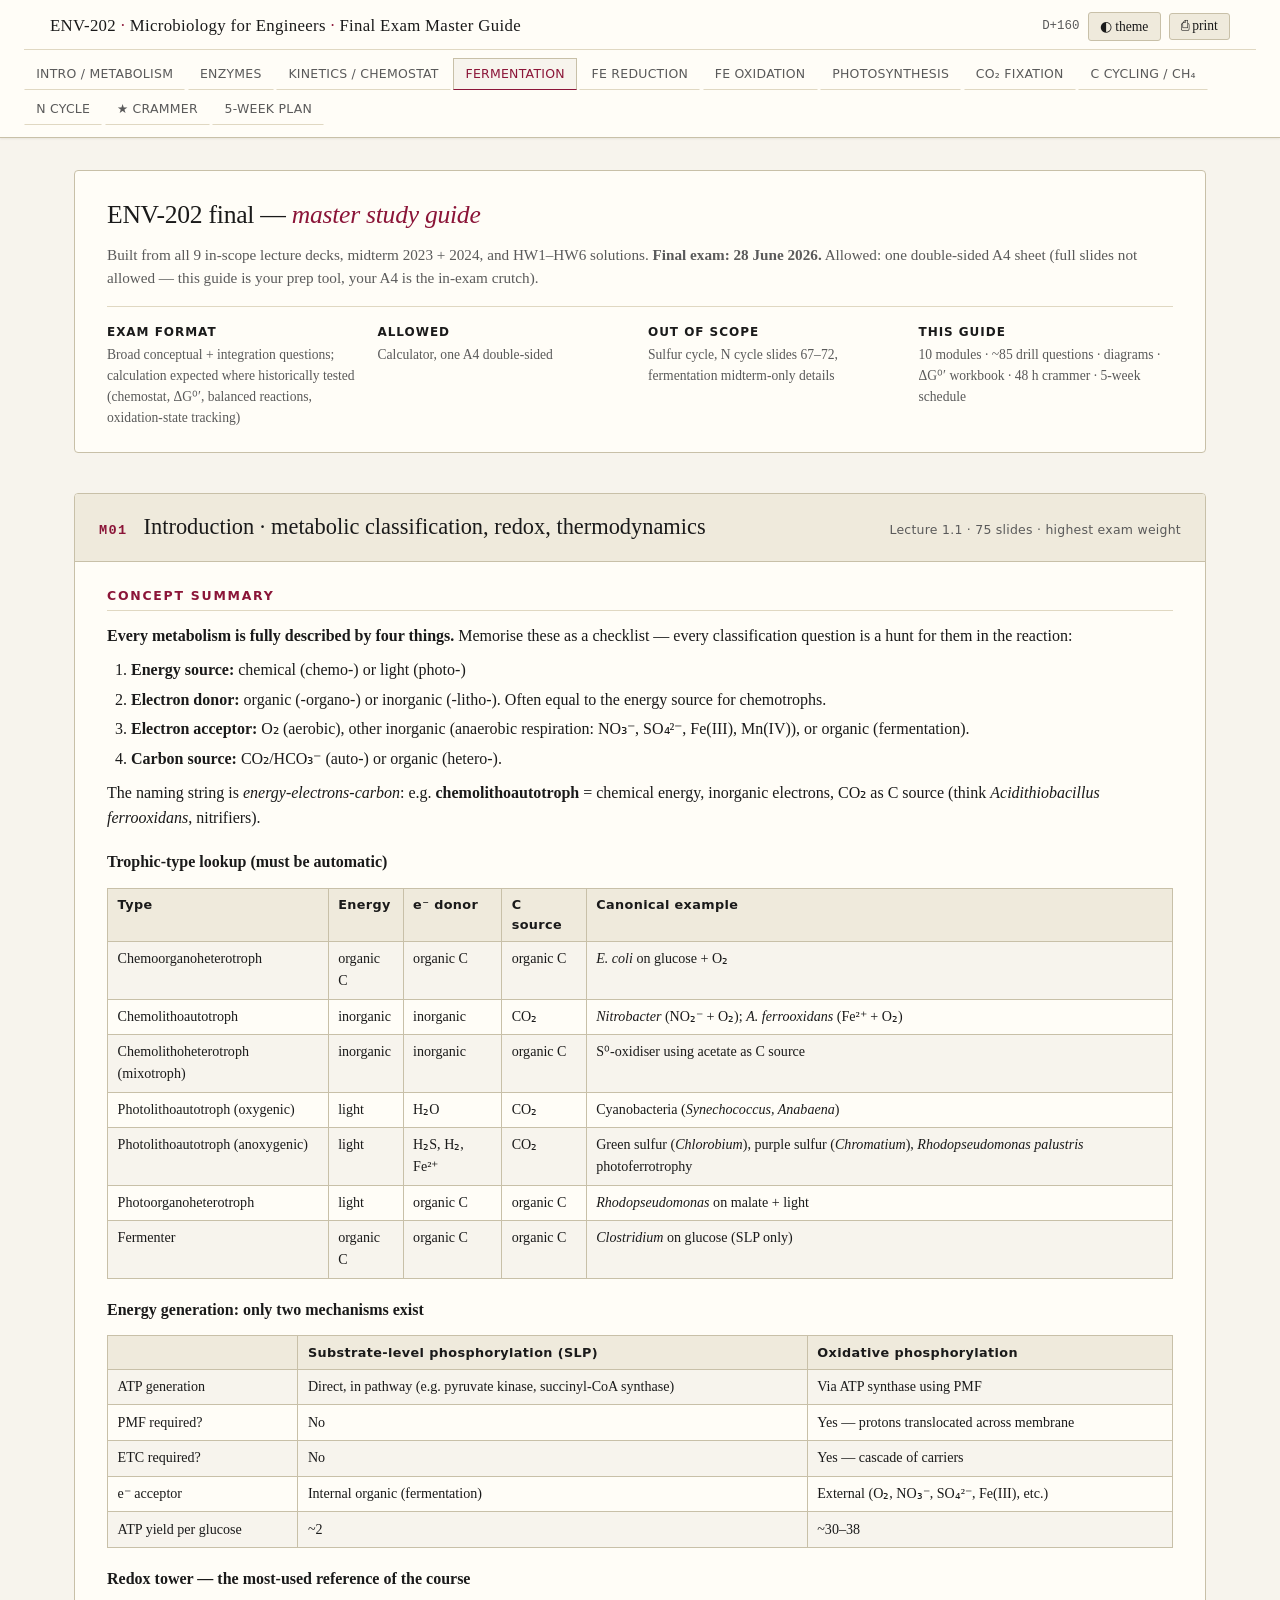
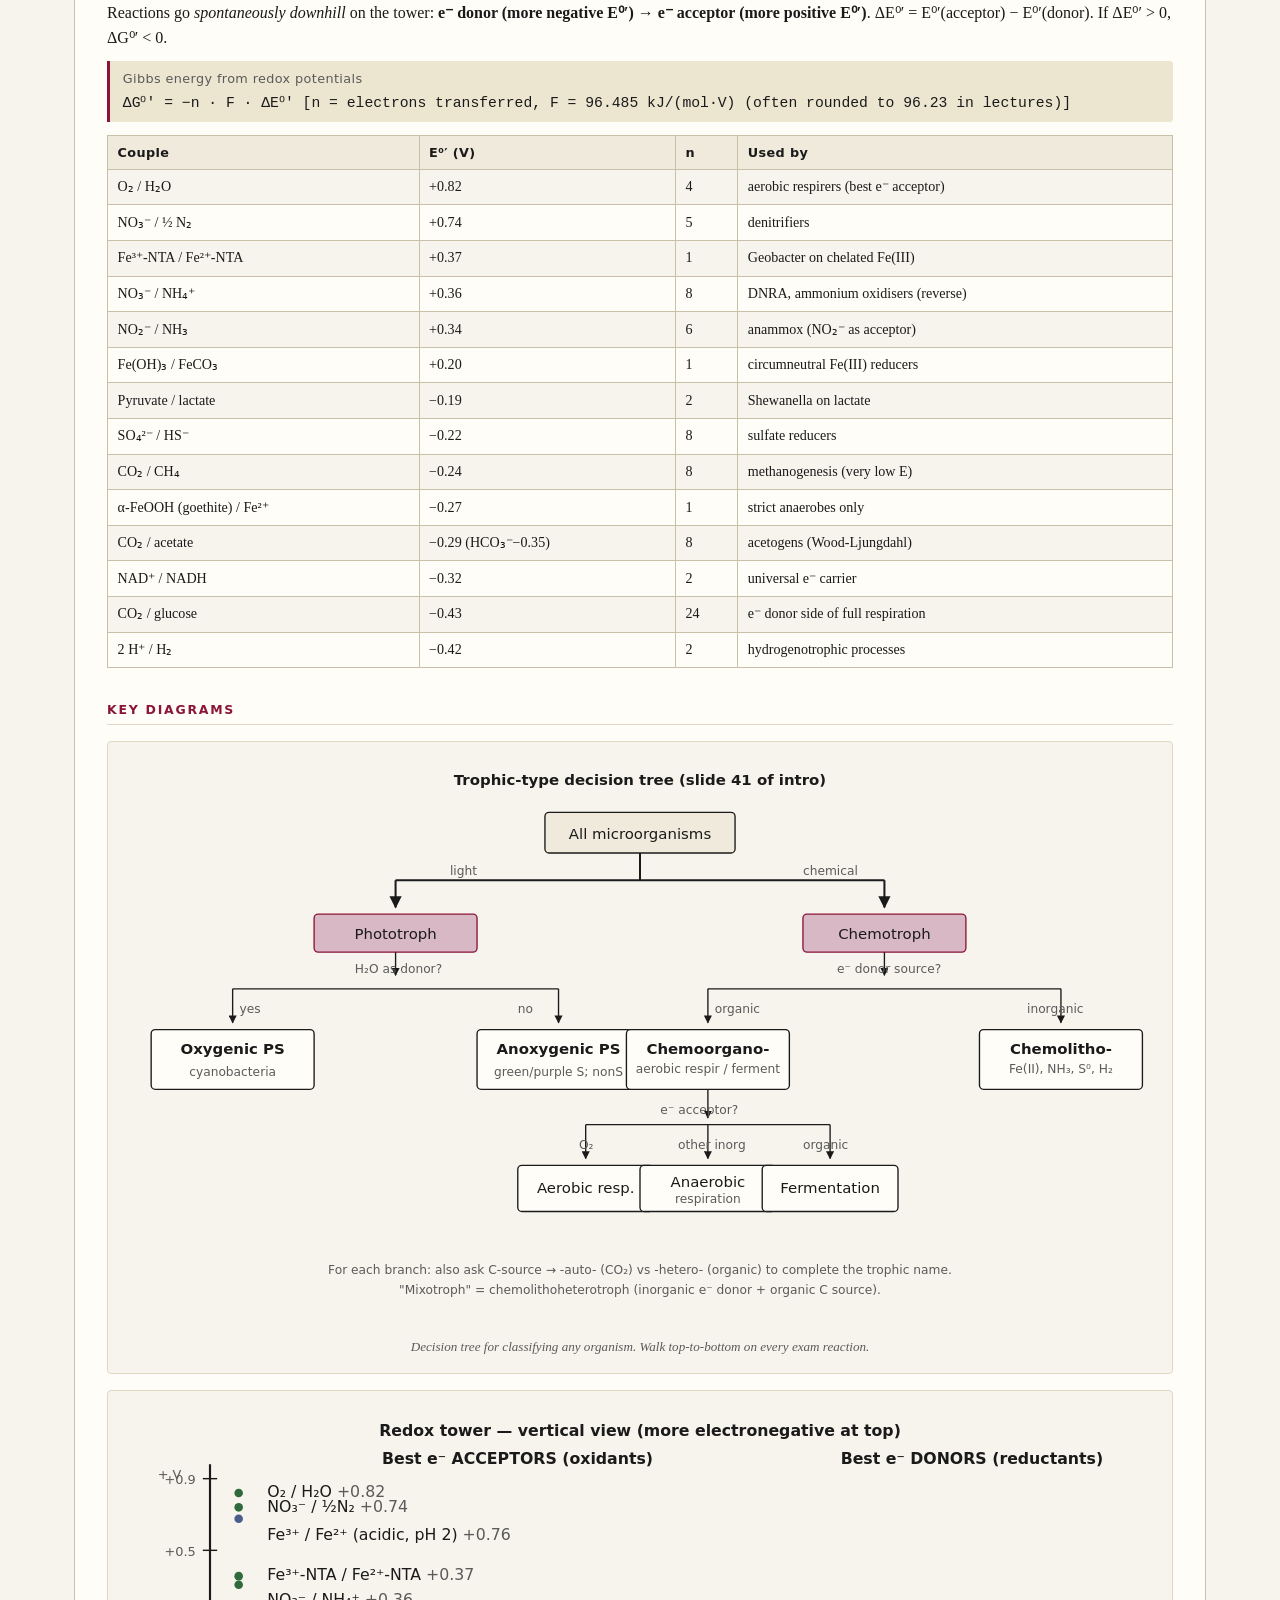
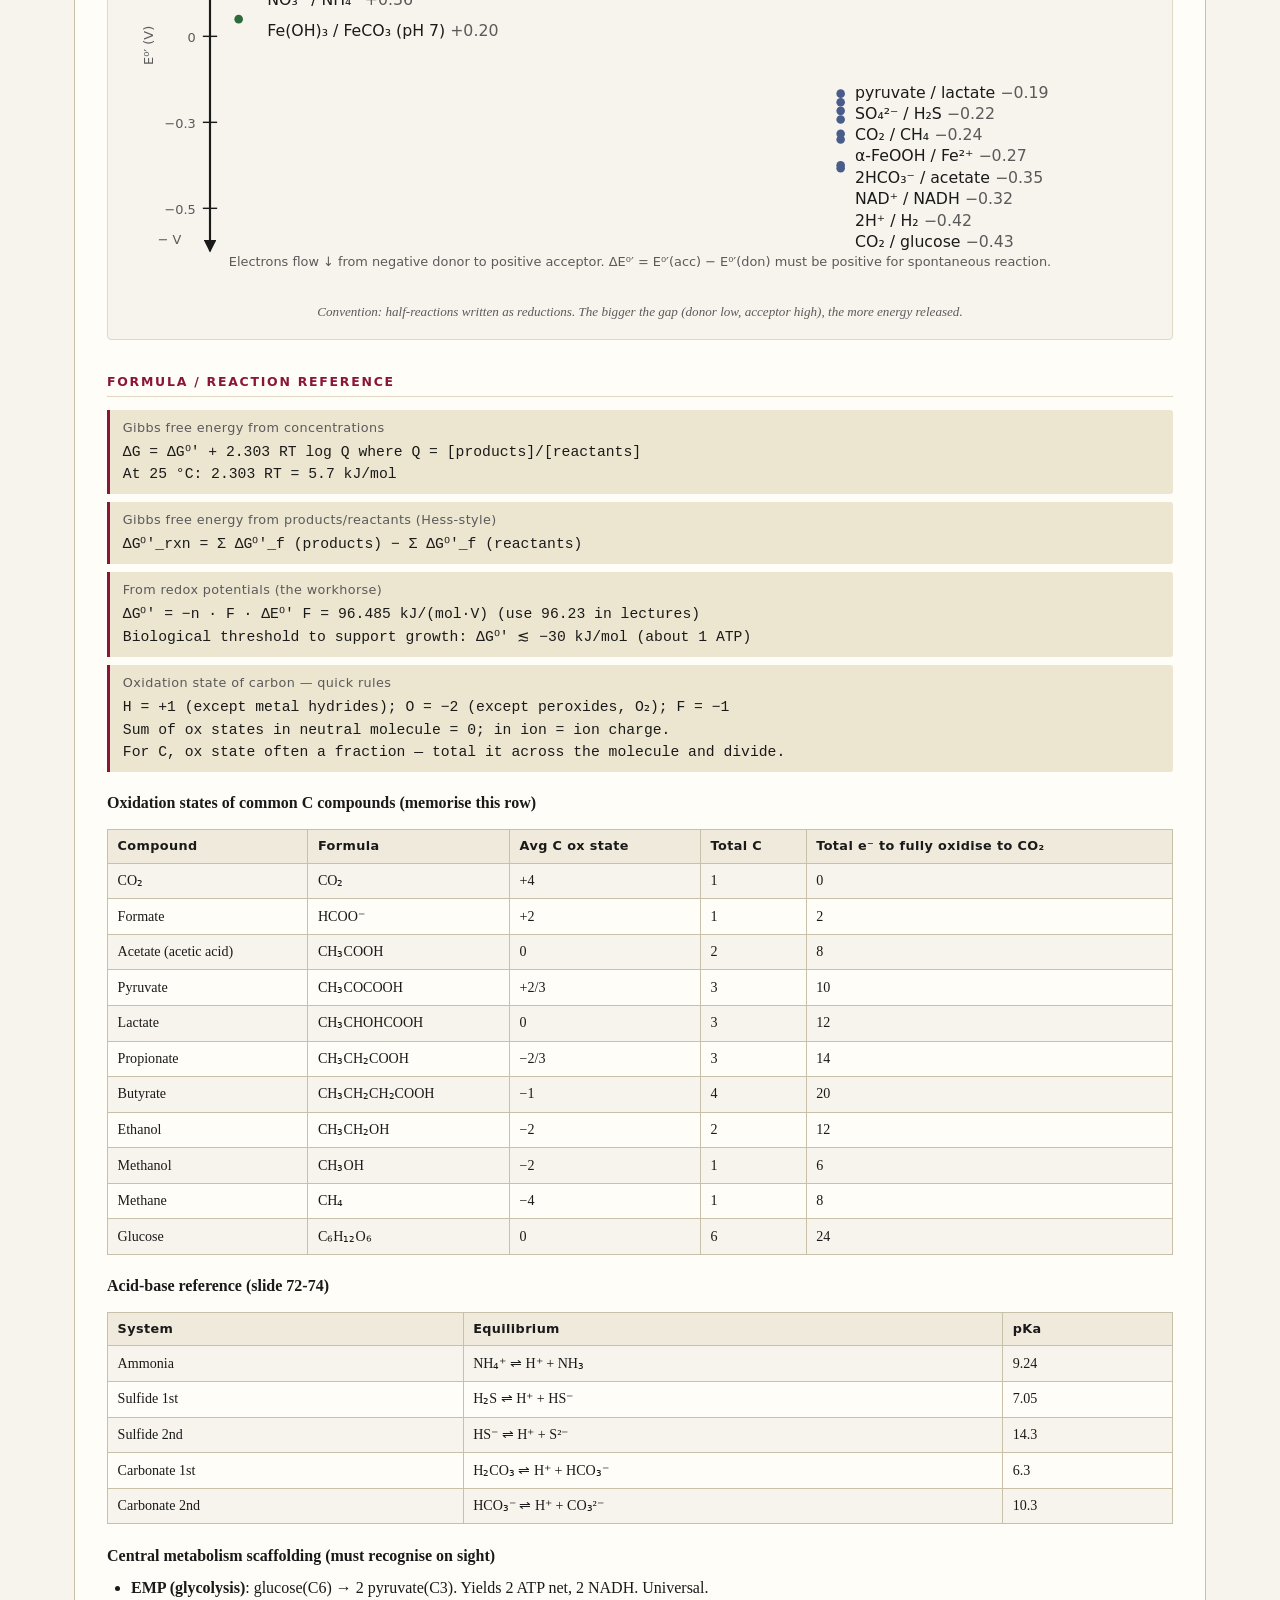
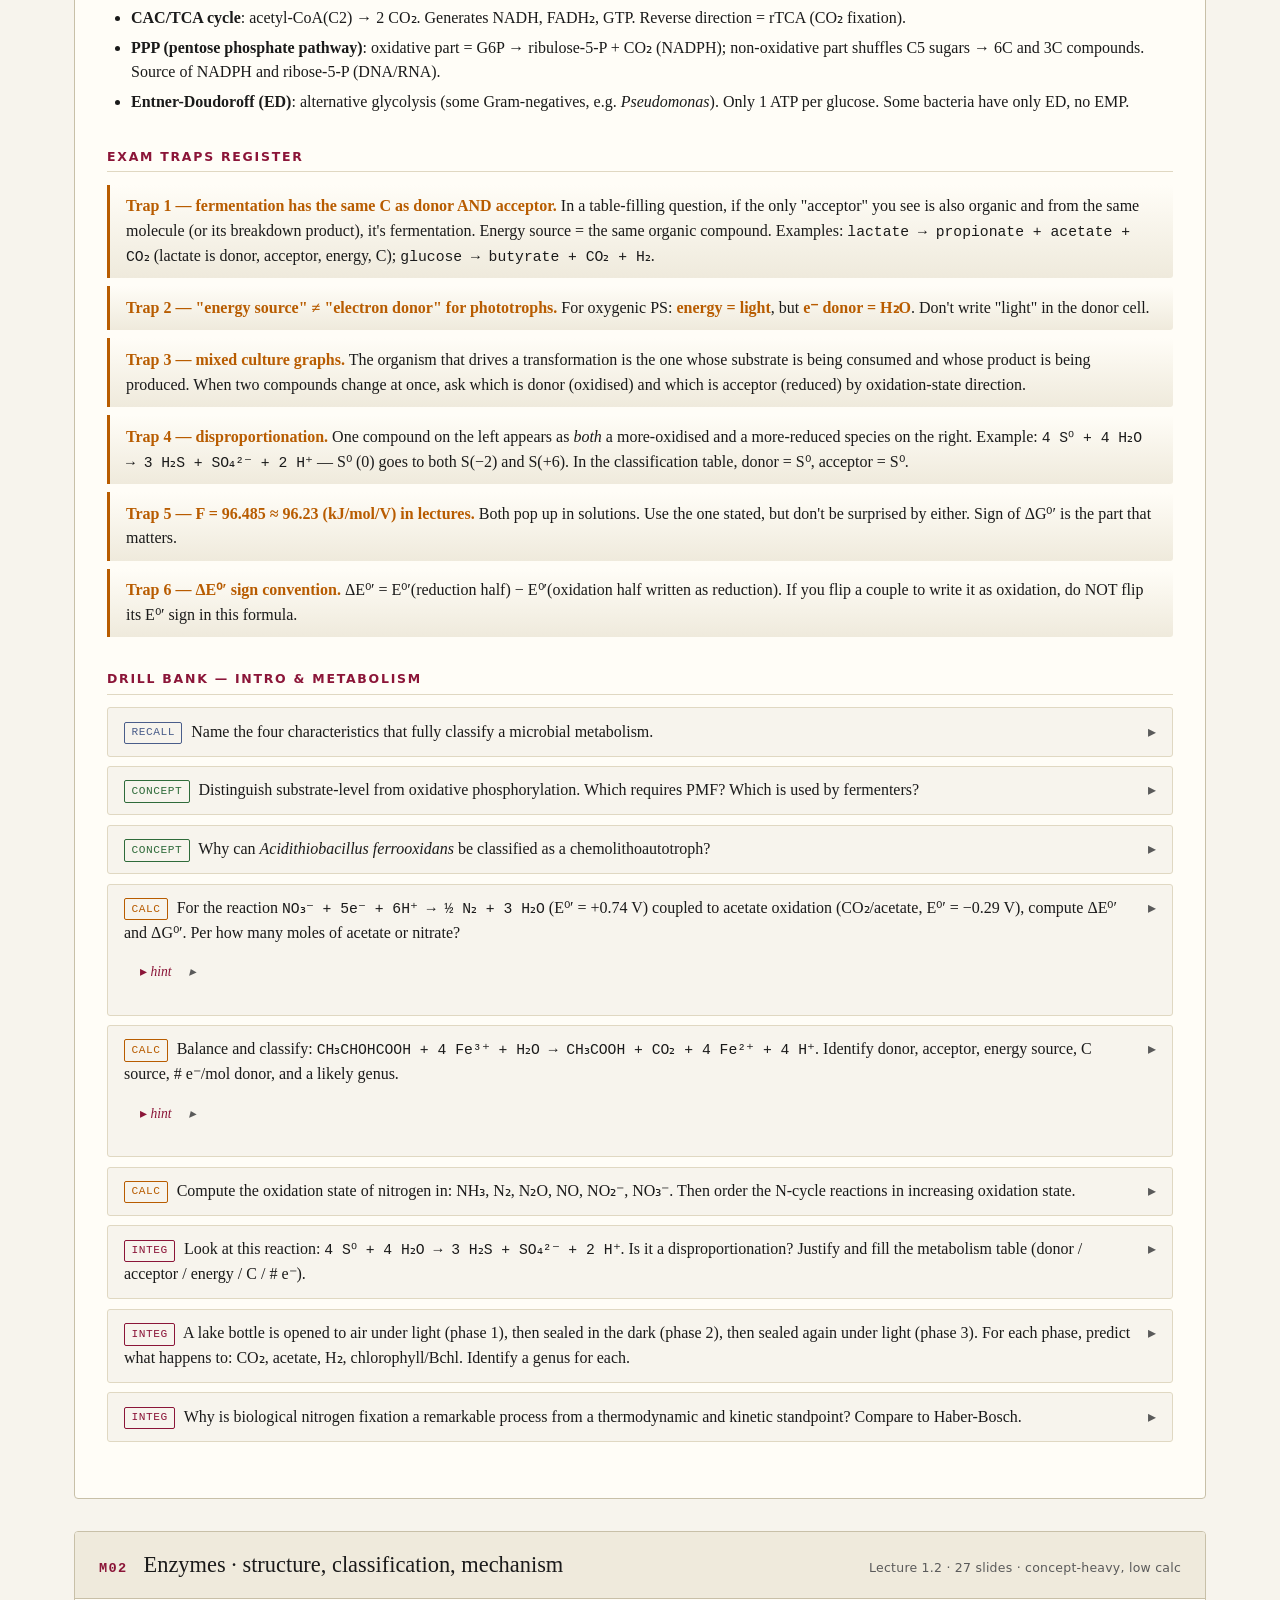
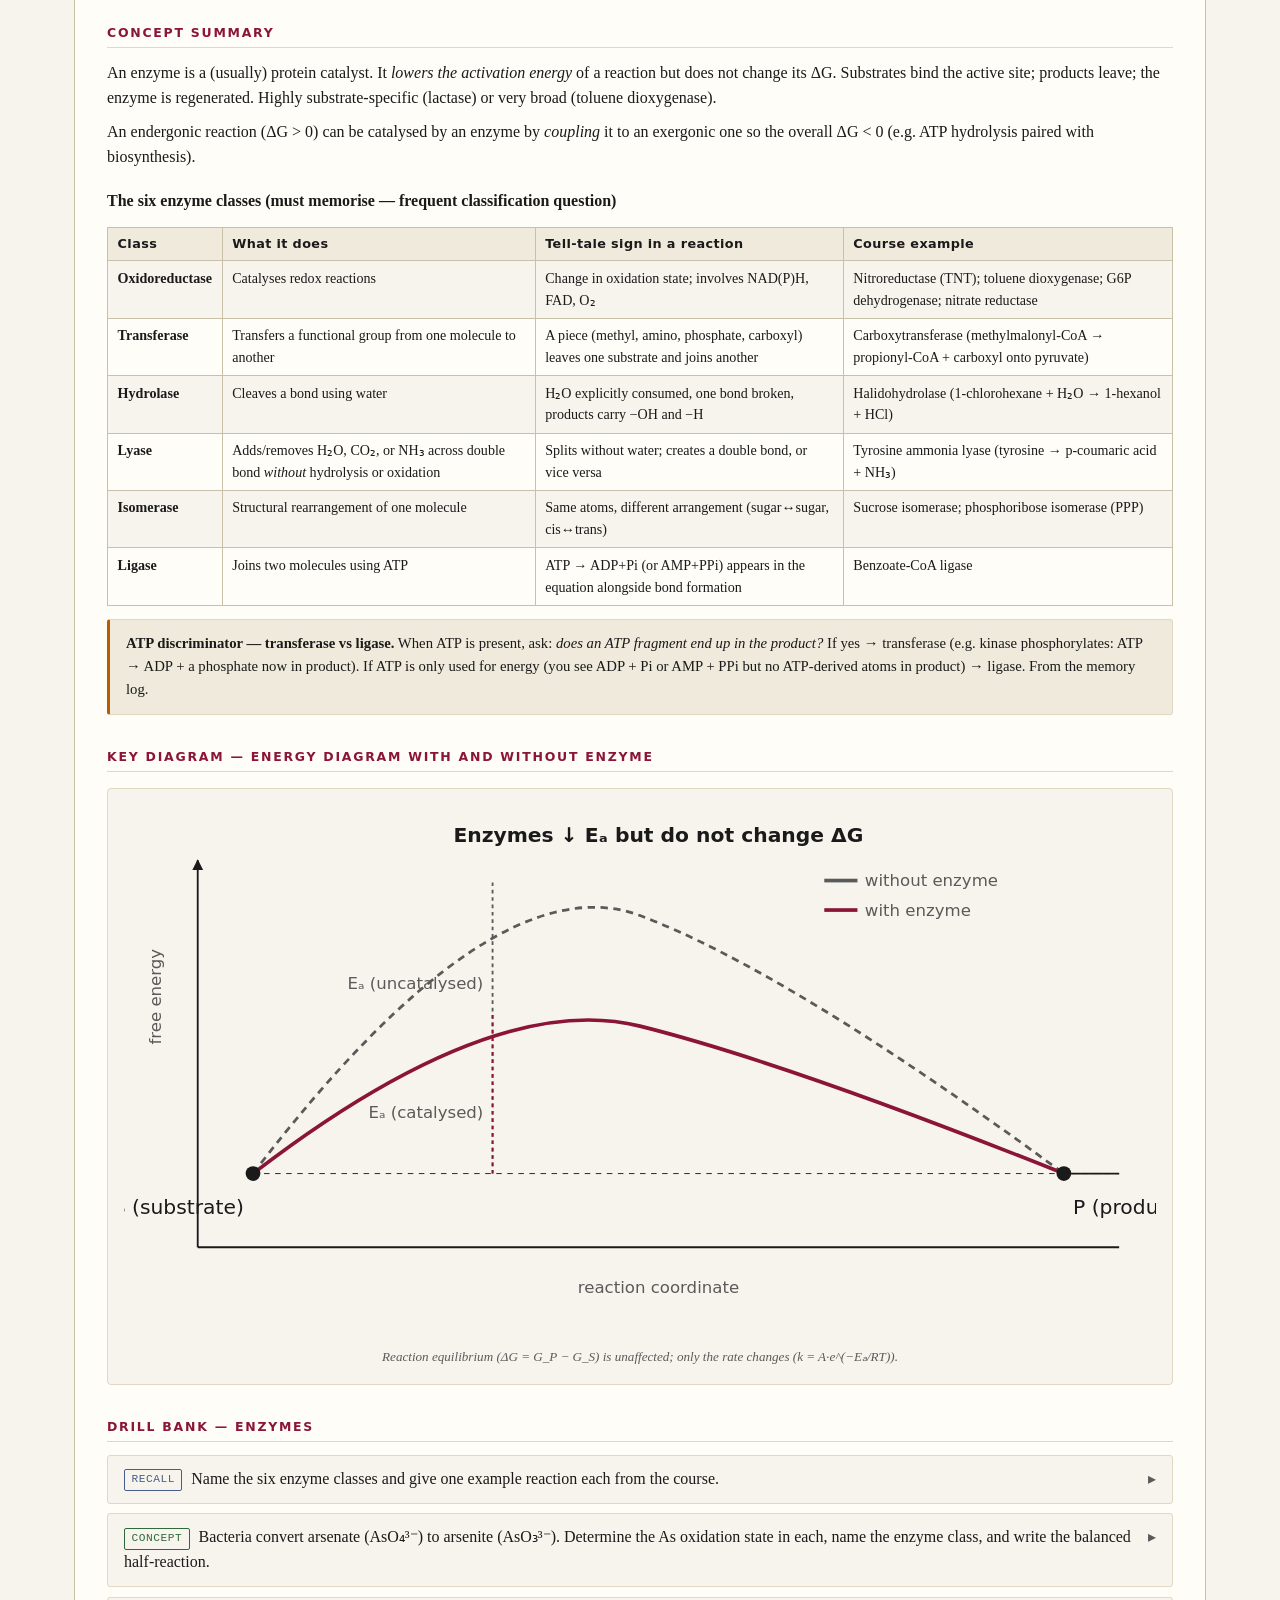
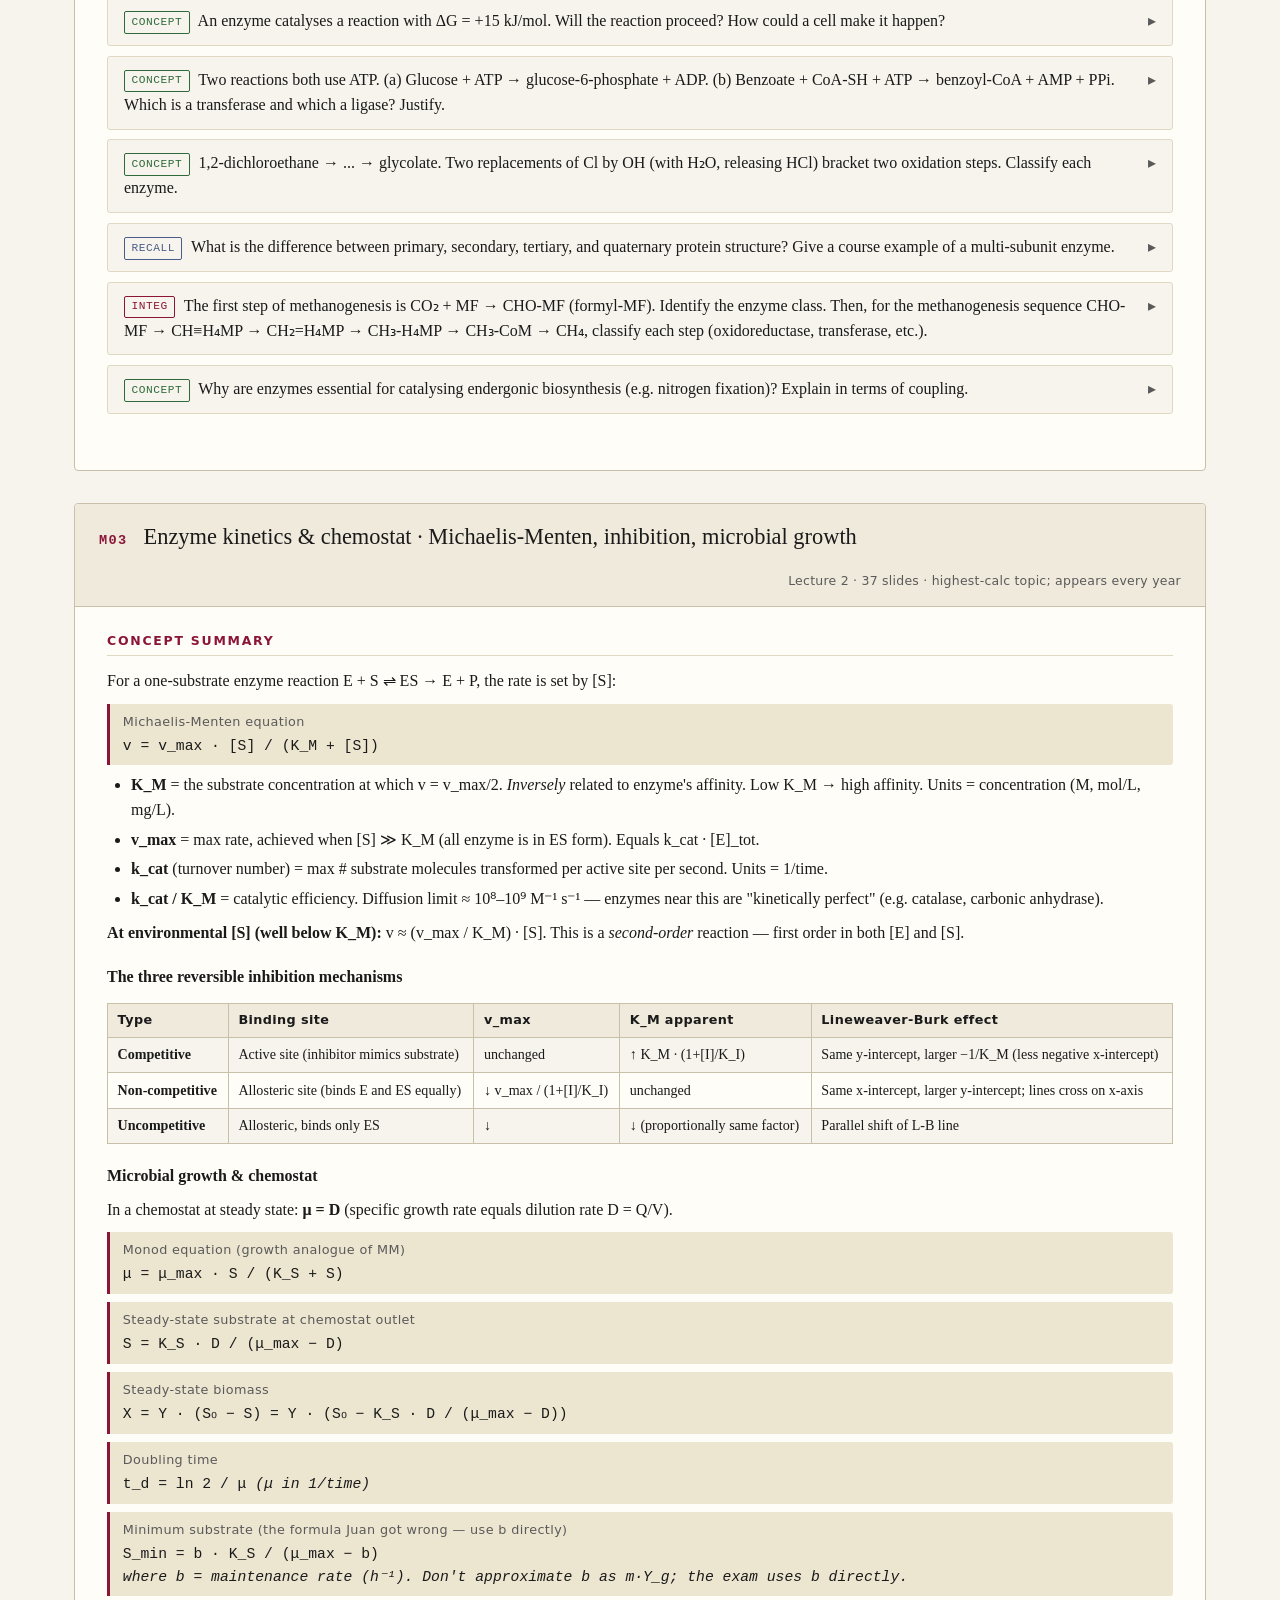
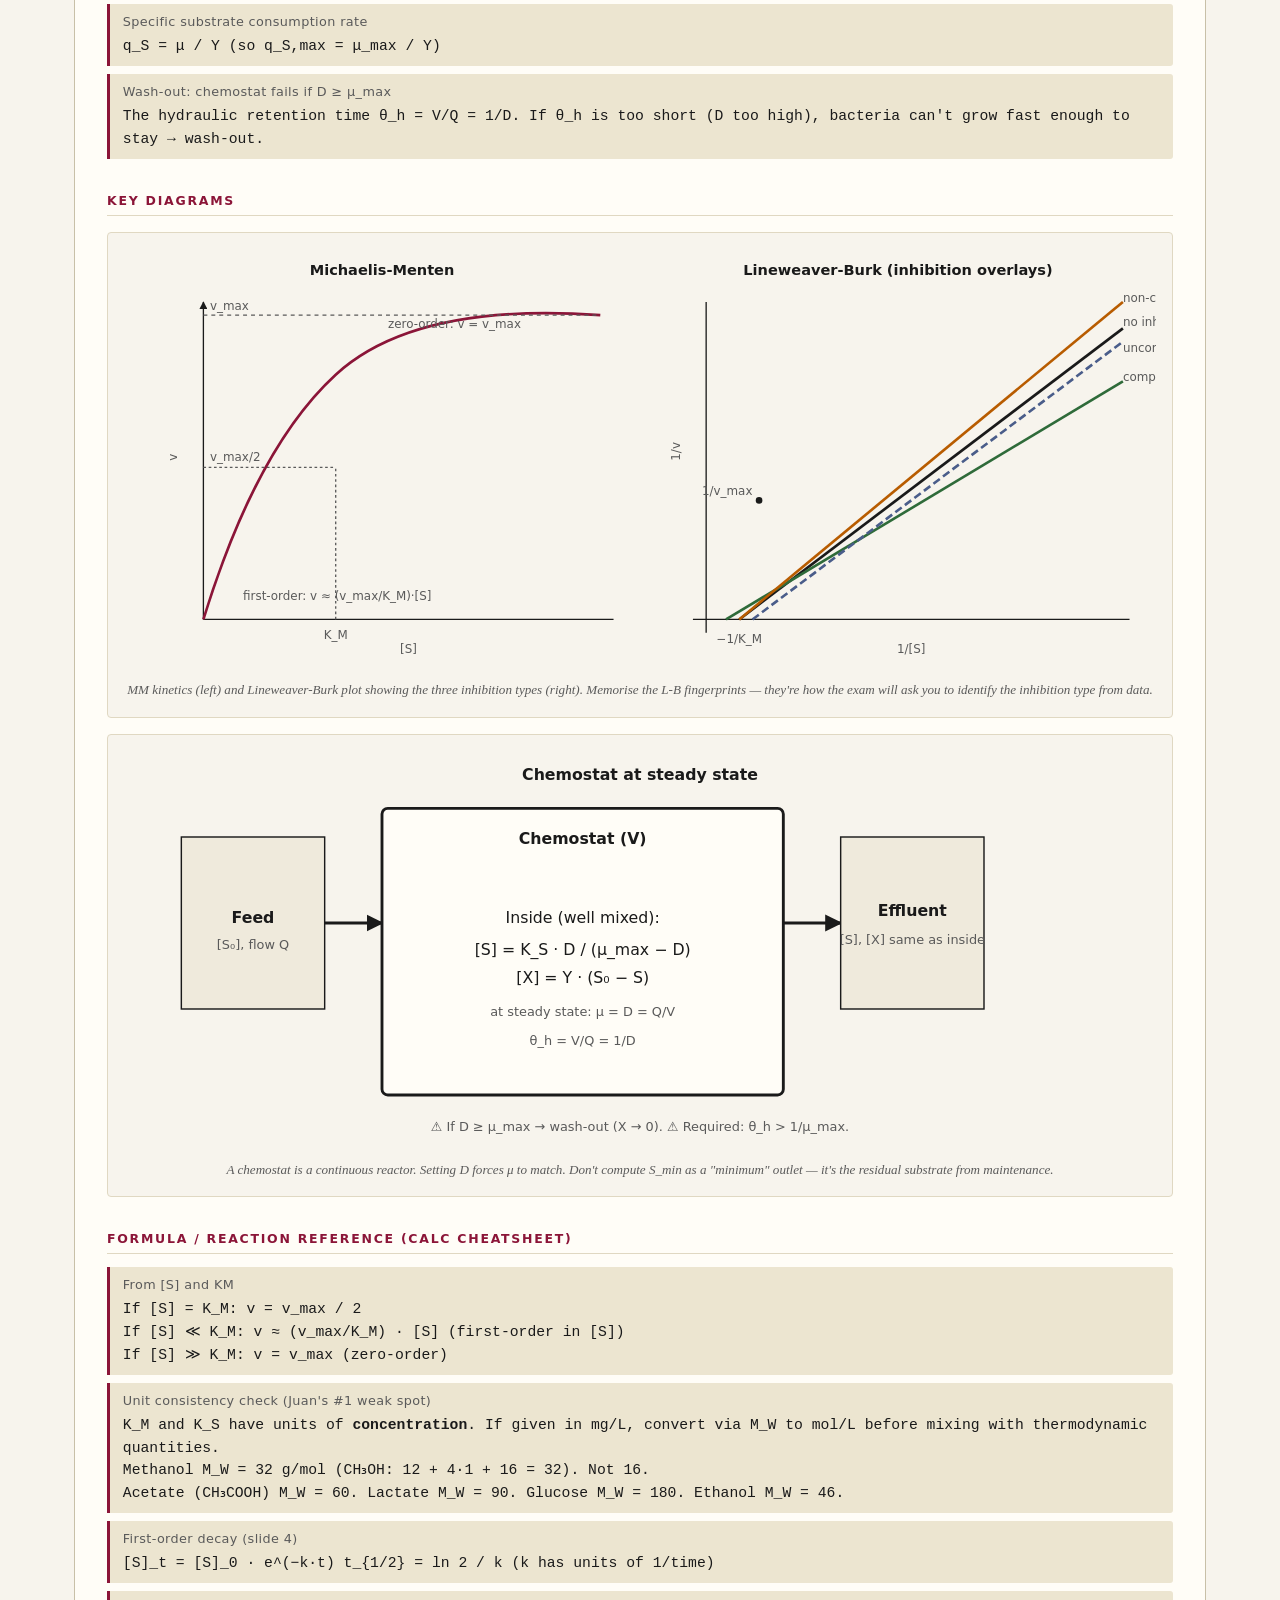
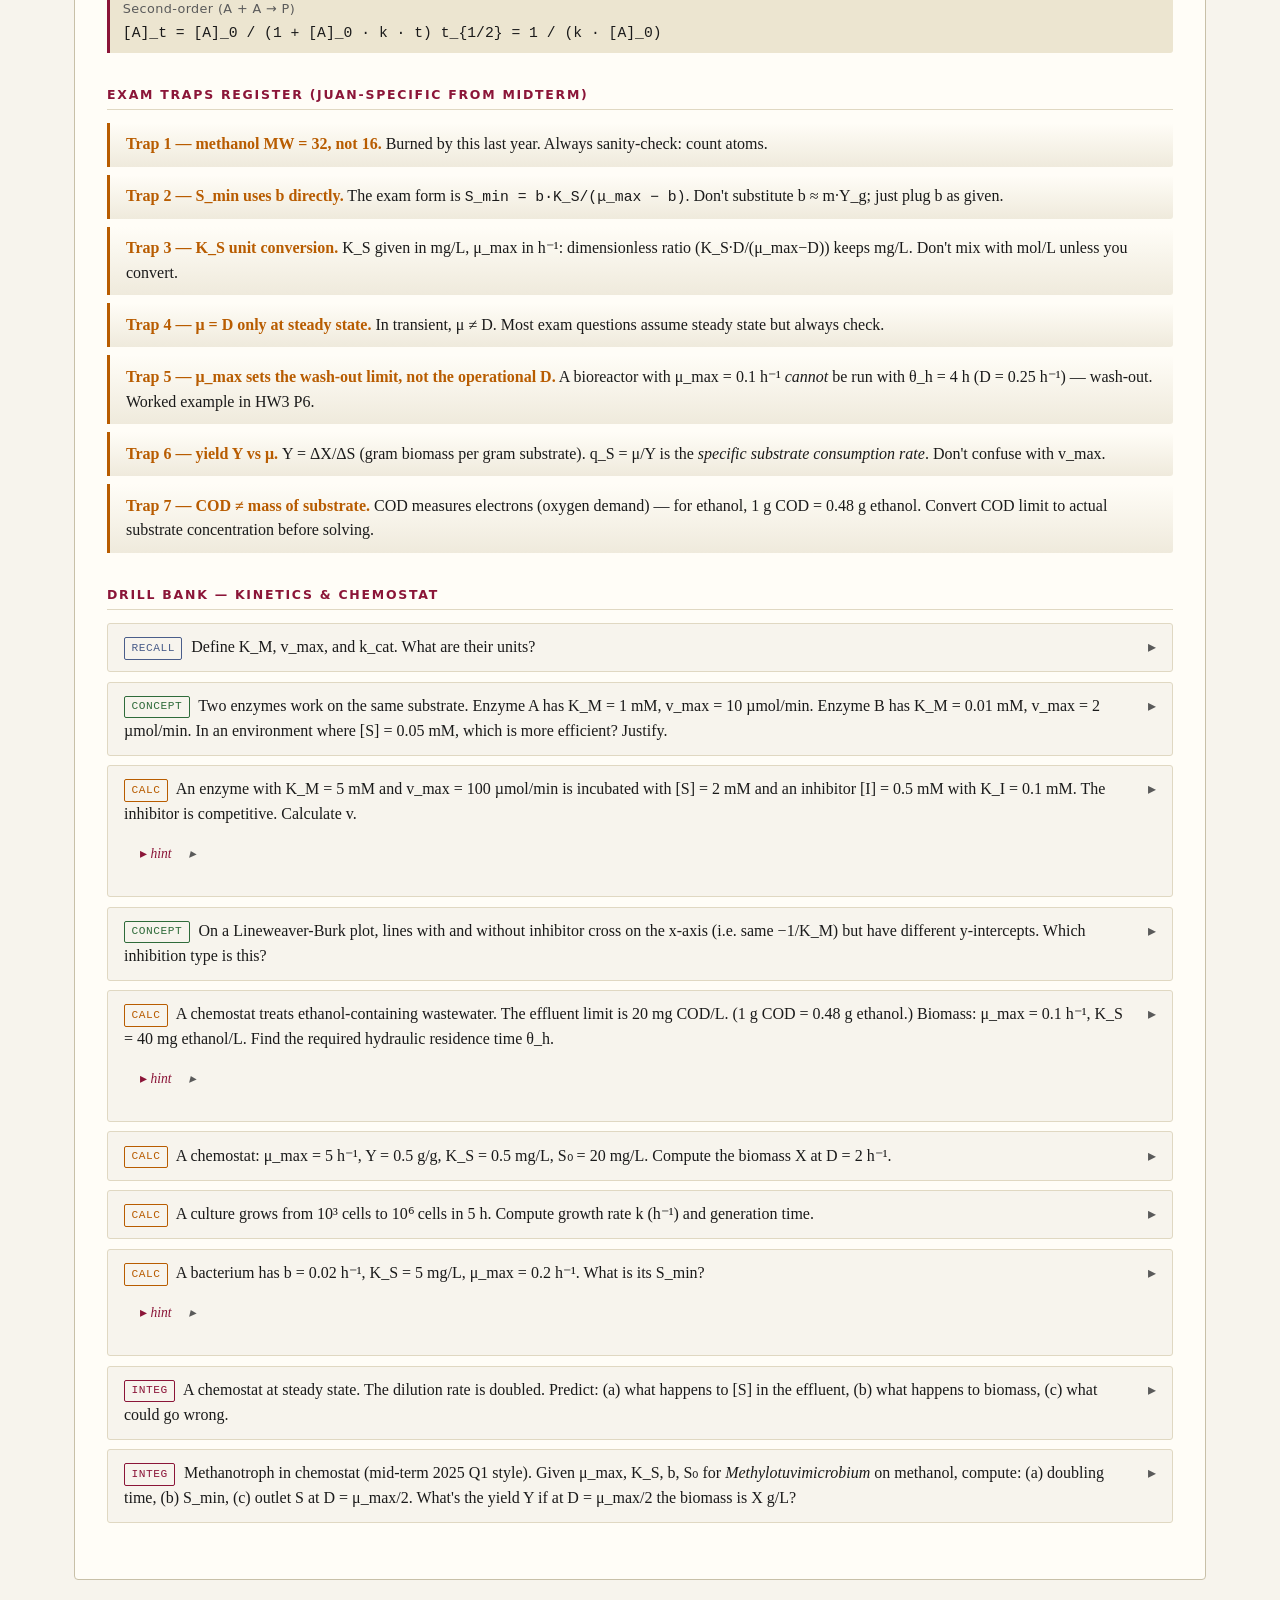
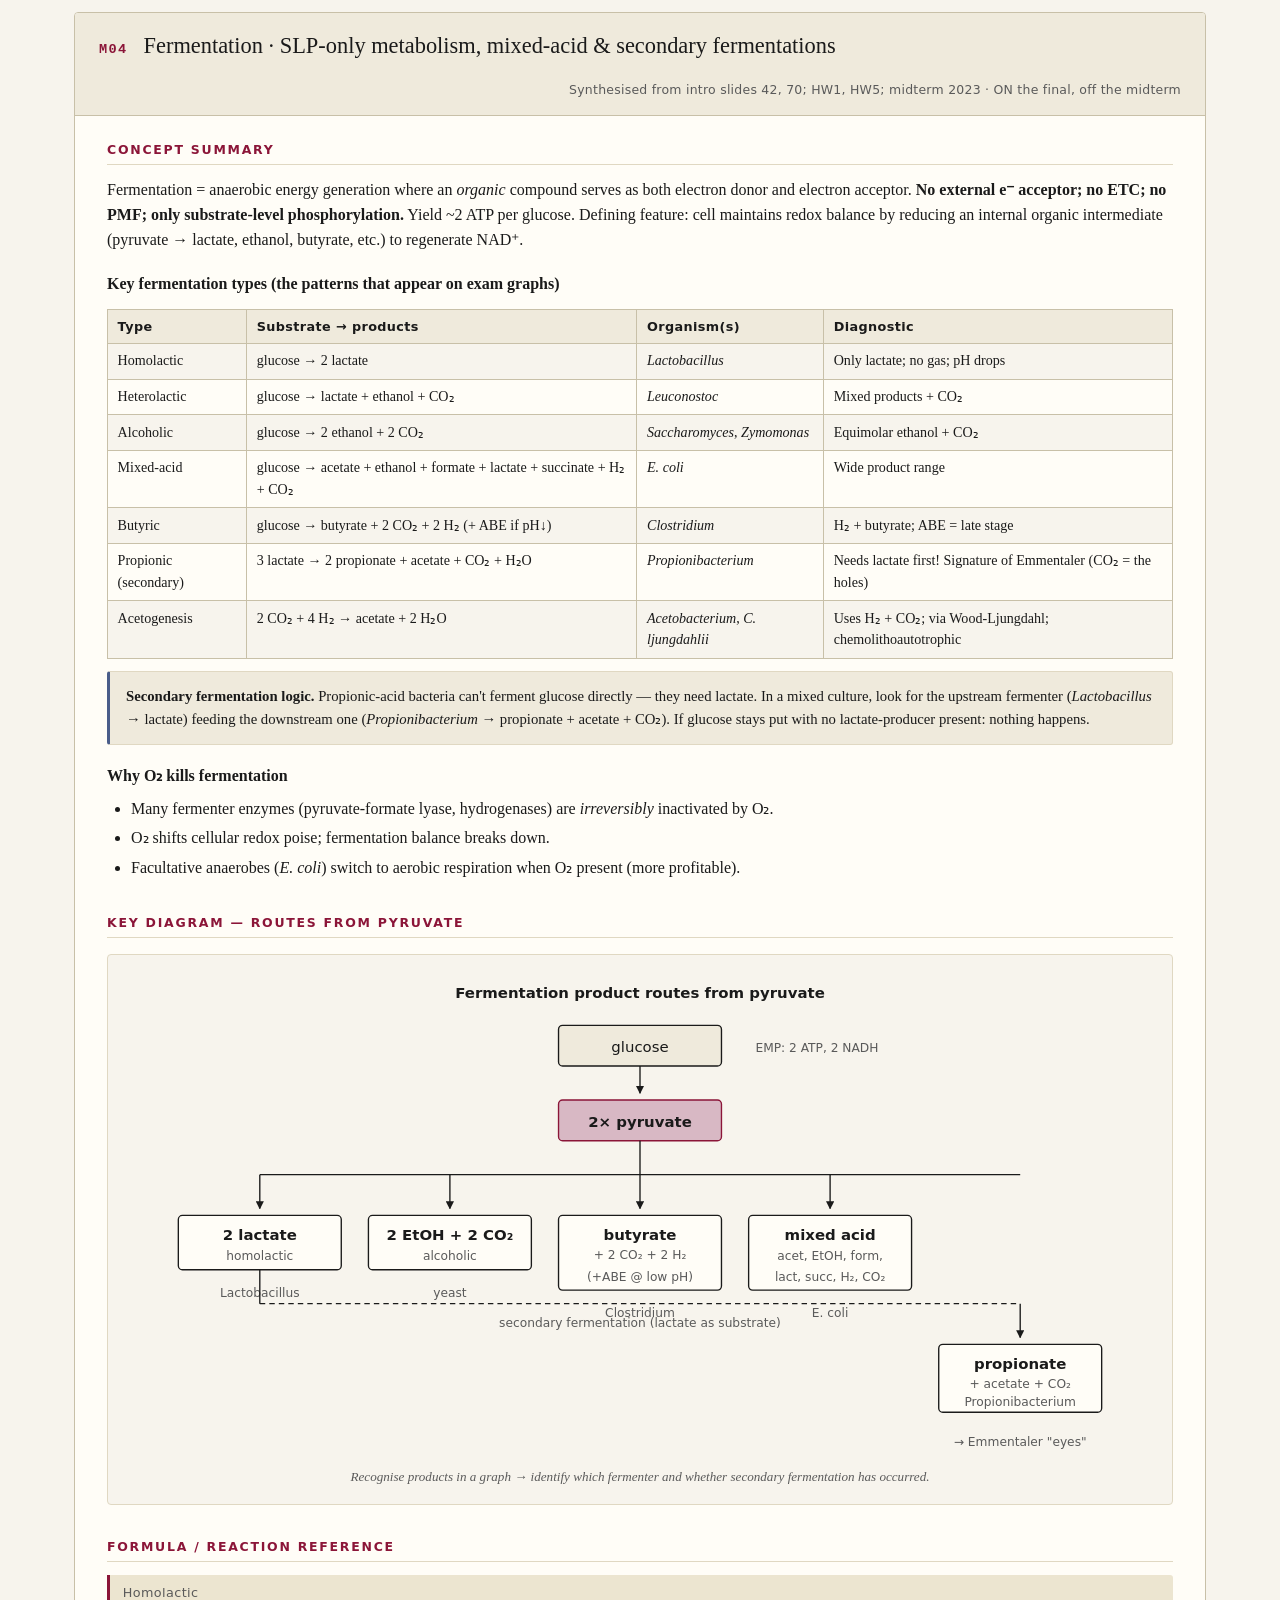
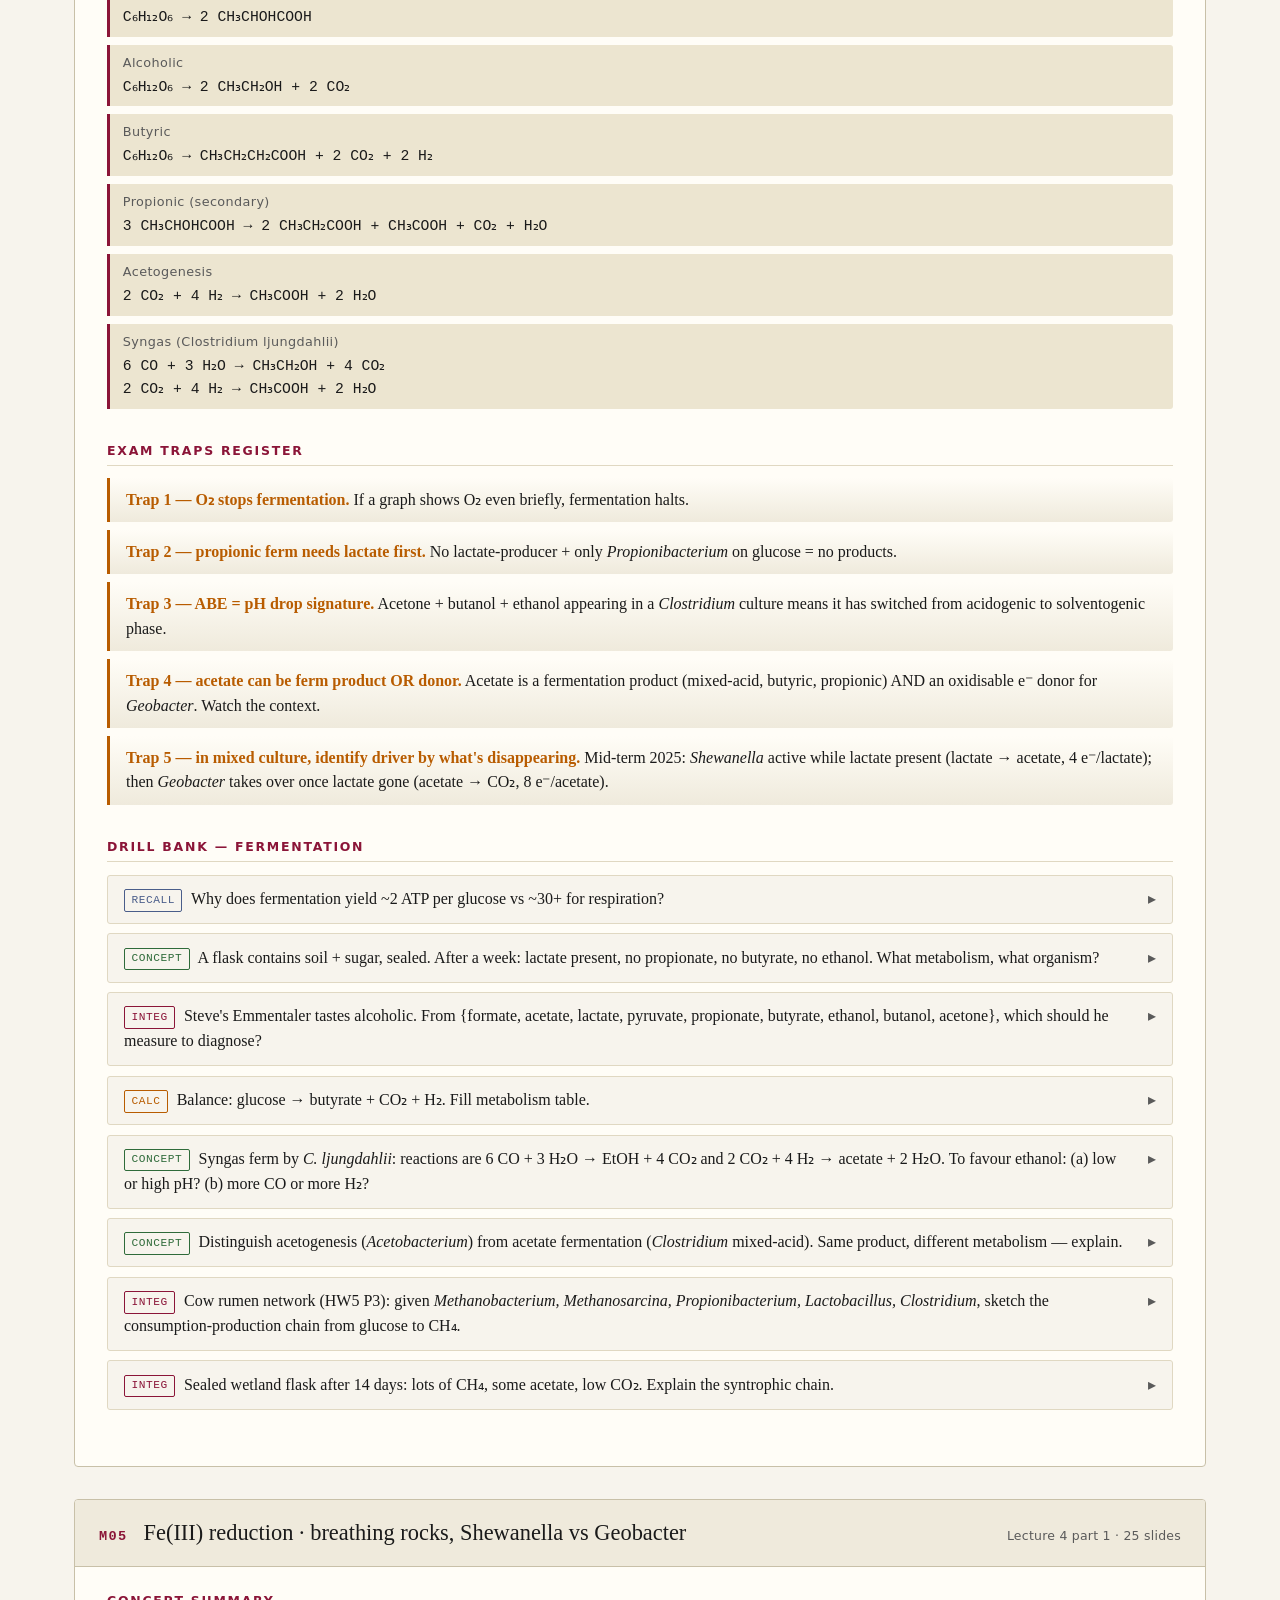
<file: env202_final_master_guide.html>
<!DOCTYPE html>
<html lang="en" data-theme="light">
<head>
<meta charset="UTF-8">
<meta name="viewport" content="width=device-width, initial-scale=1.0">
<title>ENV-202 Final Exam Master Guide · Spring 2026</title>
<style>
:root {
  --bg: #f7f4ed;
  --bg-panel: #fffdf7;
  --bg-sunken: #efeadc;
  --ink: #1a1a1a;
  --ink-soft: #5a5a5a;
  --rule: #c8c0a8;
  --rule-soft: #e0d8c2;
  --accent: #8b1538;
  --accent-soft: #d8b8c4;
  --warn: #b85c00;
  --good: #2f6b3a;
  --info: #4a5d8a;
  --code-bg: #ece5d0;
  --highlight: #f9e9a8;
  --shadow: 0 1px 2px rgba(60,40,20,0.08);
}
[data-theme="dark"] {
  --bg: #1a1814;
  --bg-panel: #232019;
  --bg-sunken: #2d2a22;
  --ink: #ece6d3;
  --ink-soft: #a39d8a;
  --rule: #4a4538;
  --rule-soft: #3a3528;
  --accent: #e07a98;
  --accent-soft: #5a3a48;
  --warn: #e89c4a;
  --good: #7fb37f;
  --info: #8ba0c8;
  --code-bg: #2a2620;
  --highlight: #5a4a1a;
  --shadow: 0 1px 2px rgba(0,0,0,0.4);
}
* { box-sizing: border-box; }
html, body { margin: 0; padding: 0; background: var(--bg); color: var(--ink); }
body {
  font-family: 'Georgia', 'Charter', 'Cambria', serif;
  font-size: 16px;
  line-height: 1.55;
  -webkit-font-smoothing: antialiased;
}
.mono, code, .formula {
  font-family: 'JetBrains Mono', 'Menlo', 'Consolas', monospace;
  font-size: 0.92em;
}
.sans { font-family: 'Inter', 'Helvetica Neue', 'Helvetica', system-ui, sans-serif; }
.container {
  max-width: 1180px;
  margin: 0 auto;
  padding: 0 1.5rem 5rem;
}
header.top {
  position: sticky;
  top: 0;
  background: var(--bg-panel);
  border-bottom: 1px solid var(--rule);
  z-index: 100;
  padding: 0.75rem 1.5rem;
  box-shadow: var(--shadow);
}
header.top .wrap {
  max-width: 1180px;
  margin: 0 auto;
  display: flex;
  align-items: center;
  justify-content: space-between;
  gap: 1rem;
  flex-wrap: wrap;
}
header.top h1 {
  margin: 0;
  font-size: 1.05rem;
  font-weight: normal;
  letter-spacing: 0.02em;
}
header.top h1 span.acc { color: var(--accent); font-style: italic; }
header.top .tools { display: flex; gap: 0.5rem; align-items: center; font-size: 0.85rem; }
header.top .tools button {
  background: var(--bg-sunken);
  border: 1px solid var(--rule);
  color: var(--ink);
  padding: 0.3rem 0.7rem;
  border-radius: 3px;
  cursor: pointer;
  font-family: inherit;
  font-size: 0.85rem;
}
header.top .tools button:hover { background: var(--rule-soft); }

nav.modules {
  display: flex;
  gap: 0.15rem;
  flex-wrap: wrap;
  padding: 0.5rem 0 0;
  border-top: 1px solid var(--rule-soft);
  margin-top: 0.5rem;
}
nav.modules a {
  display: inline-block;
  padding: 0.35rem 0.7rem;
  background: transparent;
  border: 1px solid transparent;
  border-bottom-color: var(--rule-soft);
  color: var(--ink-soft);
  text-decoration: none;
  font-size: 0.78rem;
  font-family: 'Inter', system-ui, sans-serif;
  letter-spacing: 0.02em;
  text-transform: uppercase;
  font-weight: 500;
}
nav.modules a:hover { color: var(--accent); border-color: var(--rule); }
nav.modules a.active { color: var(--accent); border-color: var(--rule); border-bottom-color: var(--accent); background: var(--bg); }

.hero {
  background: var(--bg-panel);
  border: 1px solid var(--rule);
  padding: 1.5rem 2rem;
  margin: 2rem 0 2.5rem;
  border-radius: 4px;
}
.hero h2 { margin: 0 0 0.5rem; font-size: 1.6rem; font-weight: normal; letter-spacing: -0.01em; }
.hero h2 em { color: var(--accent); font-style: italic; }
.hero p { margin: 0.5rem 0; color: var(--ink-soft); font-size: 0.95rem; }
.hero .key { margin-top: 1rem; padding-top: 1rem; border-top: 1px solid var(--rule-soft); display: grid; grid-template-columns: repeat(auto-fit, minmax(180px, 1fr)); gap: 1rem; font-size: 0.85rem; }
.hero .key div { color: var(--ink-soft); }
.hero .key div b { color: var(--ink); display: block; font-family: 'Inter', system-ui, sans-serif; font-size: 0.75rem; text-transform: uppercase; letter-spacing: 0.08em; margin-bottom: 0.15rem; }

.module {
  background: var(--bg-panel);
  border: 1px solid var(--rule);
  border-radius: 4px;
  margin-bottom: 2rem;
  overflow: hidden;
}
.module > header {
  background: var(--bg-sunken);
  padding: 1rem 1.5rem;
  border-bottom: 1px solid var(--rule);
  display: flex;
  align-items: baseline;
  gap: 1rem;
  flex-wrap: wrap;
}
.module > header .num {
  font-family: 'JetBrains Mono', monospace;
  color: var(--accent);
  font-size: 0.85rem;
  font-weight: 600;
  letter-spacing: 0.1em;
}
.module > header h2 {
  margin: 0;
  font-size: 1.4rem;
  font-weight: normal;
}
.module > header .meta {
  margin-left: auto;
  font-size: 0.78rem;
  color: var(--ink-soft);
  font-family: 'Inter', system-ui, sans-serif;
  letter-spacing: 0.02em;
}
.module .body { padding: 1.5rem 2rem; }

.section { margin-bottom: 2rem; }
.section h3 {
  font-size: 0.78rem;
  font-family: 'Inter', system-ui, sans-serif;
  text-transform: uppercase;
  letter-spacing: 0.14em;
  color: var(--accent);
  margin: 0 0 0.8rem;
  font-weight: 600;
  padding-bottom: 0.3rem;
  border-bottom: 1px solid var(--rule-soft);
}
.section h4 {
  font-size: 1rem;
  margin: 1.2rem 0 0.5rem;
  font-weight: 600;
  color: var(--ink);
}
.section p { margin: 0.6rem 0; }
.section ul, .section ol { margin: 0.5rem 0; padding-left: 1.5rem; }
.section li { margin: 0.3rem 0; }

.tag {
  display: inline-block;
  font-family: 'JetBrains Mono', monospace;
  font-size: 0.7rem;
  padding: 0.1rem 0.4rem;
  border-radius: 2px;
  border: 1px solid currentColor;
  letter-spacing: 0.05em;
  text-transform: uppercase;
  margin-right: 0.3rem;
  vertical-align: middle;
}
.tag.recall { color: var(--info); }
.tag.concept { color: var(--good); }
.tag.calc { color: var(--warn); }
.tag.integ { color: var(--accent); }

.formula-box {
  background: var(--code-bg);
  padding: 0.5rem 0.8rem;
  border-left: 3px solid var(--accent);
  font-family: 'JetBrains Mono', monospace;
  font-size: 0.92rem;
  margin: 0.5rem 0;
  border-radius: 0 3px 3px 0;
  overflow-x: auto;
}
.formula-box .lbl { color: var(--ink-soft); font-size: 0.8rem; display: block; margin-bottom: 0.2rem; font-family: 'Inter', system-ui, sans-serif; letter-spacing: 0.03em; }

table.ref {
  border-collapse: collapse;
  margin: 0.8rem 0;
  font-size: 0.88rem;
  width: 100%;
}
table.ref th, table.ref td {
  border: 1px solid var(--rule);
  padding: 0.4rem 0.6rem;
  text-align: left;
  vertical-align: top;
}
table.ref th {
  background: var(--bg-sunken);
  font-weight: 600;
  font-family: 'Inter', system-ui, sans-serif;
  font-size: 0.8rem;
  letter-spacing: 0.03em;
}
table.ref tr:nth-child(even) td { background: var(--bg); }

.trap {
  background: linear-gradient(0deg, var(--bg-sunken), var(--bg-panel));
  border-left: 3px solid var(--warn);
  padding: 0.6rem 1rem;
  margin: 0.5rem 0;
  border-radius: 0 3px 3px 0;
}
.trap b { color: var(--warn); }

.callout {
  background: var(--bg-sunken);
  border: 1px solid var(--rule-soft);
  padding: 0.8rem 1rem;
  border-radius: 3px;
  margin: 0.8rem 0;
  font-size: 0.92rem;
}
.callout.info { border-left: 3px solid var(--info); }
.callout.warn { border-left: 3px solid var(--warn); }
.callout.good { border-left: 3px solid var(--good); }

details.q {
  background: var(--bg);
  border: 1px solid var(--rule-soft);
  border-radius: 3px;
  margin: 0.6rem 0;
  padding: 0;
}
details.q[open] { border-color: var(--rule); }
details.q summary {
  padding: 0.7rem 1rem;
  cursor: pointer;
  list-style: none;
  font-weight: 500;
  position: relative;
  padding-right: 2.5rem;
}
details.q summary::-webkit-details-marker { display: none; }
details.q summary::after {
  content: '▸';
  position: absolute;
  right: 1rem;
  top: 0.7rem;
  color: var(--ink-soft);
  transition: transform 0.15s;
}
details.q[open] summary::after { transform: rotate(90deg); }
details.q .answer {
  padding: 0 1rem 1rem;
  border-top: 1px dashed var(--rule-soft);
  background: var(--bg-panel);
}
details.q .answer h5 {
  font-size: 0.75rem;
  text-transform: uppercase;
  letter-spacing: 0.1em;
  color: var(--ink-soft);
  margin: 0.8rem 0 0.3rem;
  font-family: 'Inter', system-ui, sans-serif;
}
details.hint { margin: 0.3rem 0 0.6rem; }
details.hint summary {
  cursor: pointer;
  font-size: 0.85rem;
  color: var(--accent);
  font-style: italic;
  list-style: none;
  display: inline-block;
}
details.hint summary::-webkit-details-marker { display: none; }
details.hint summary::before { content: '▸ '; font-style: normal; }
details.hint[open] summary::before { content: '▾ '; }
details.hint .hintbody {
  margin-top: 0.4rem;
  padding: 0.5rem 0.8rem;
  background: var(--code-bg);
  border-left: 2px solid var(--accent-soft);
  font-size: 0.9rem;
  border-radius: 0 3px 3px 0;
}

.diagram-wrap {
  background: var(--bg);
  border: 1px solid var(--rule-soft);
  padding: 1rem;
  border-radius: 4px;
  margin: 1rem 0;
}
.diagram-wrap .caption {
  font-size: 0.82rem;
  color: var(--ink-soft);
  font-style: italic;
  margin-top: 0.5rem;
  text-align: center;
}
svg { display: block; margin: 0 auto; max-width: 100%; height: auto; }
.svg-label { font-family: 'Inter', system-ui, sans-serif; font-size: 11px; fill: var(--ink); }
.svg-label-sm { font-family: 'Inter', system-ui, sans-serif; font-size: 9px; fill: var(--ink-soft); }
.svg-arrow { fill: none; stroke: var(--ink); stroke-width: 1.5; }
.svg-arrow-accent { fill: none; stroke: var(--accent); stroke-width: 2; }

kbd {
  font-family: 'JetBrains Mono', monospace;
  font-size: 0.85em;
  background: var(--code-bg);
  border: 1px solid var(--rule);
  padding: 0.05em 0.35em;
  border-radius: 2px;
}
.ox {
  background: var(--highlight);
  padding: 0 0.2em;
  border-radius: 2px;
  font-family: 'JetBrains Mono', monospace;
  font-size: 0.88em;
}

.crammer-card {
  background: var(--bg-panel);
  border: 1px solid var(--rule);
  border-radius: 4px;
  padding: 1rem 1.2rem;
  margin: 0.8rem 0;
  page-break-inside: avoid;
}
.crammer-card h4 {
  margin: 0 0 0.5rem;
  font-size: 0.95rem;
  color: var(--accent);
  border-bottom: 1px solid var(--rule-soft);
  padding-bottom: 0.3rem;
}
.crammer-grid { display: grid; grid-template-columns: 1fr 1fr; gap: 1rem; }
@media (max-width: 700px) { .crammer-grid { grid-template-columns: 1fr; } }

.schedule-week {
  border: 1px solid var(--rule);
  border-radius: 4px;
  margin: 1rem 0;
  background: var(--bg-panel);
  overflow: hidden;
}
.schedule-week > header {
  background: var(--accent);
  color: white;
  padding: 0.6rem 1rem;
  font-family: 'Inter', system-ui, sans-serif;
  font-size: 0.9rem;
  letter-spacing: 0.03em;
}
.schedule-week > header span.dates { font-weight: 300; opacity: 0.85; margin-left: 0.5rem; font-size: 0.85rem; }
.schedule-day {
  padding: 0.6rem 1rem;
  border-bottom: 1px solid var(--rule-soft);
  display: grid;
  grid-template-columns: 80px 1fr;
  gap: 1rem;
  font-size: 0.9rem;
}
.schedule-day:last-child { border-bottom: 0; }
.schedule-day .date {
  font-family: 'JetBrains Mono', monospace;
  font-size: 0.85rem;
  color: var(--ink-soft);
}
.schedule-day .date b { display: block; color: var(--accent); font-size: 0.95rem; }

.footer {
  margin-top: 3rem;
  padding-top: 1.5rem;
  border-top: 1px solid var(--rule-soft);
  text-align: center;
  font-size: 0.8rem;
  color: var(--ink-soft);
  font-style: italic;
}

@media print {
  header.top { position: static; }
  .module { break-inside: avoid; }
  nav.modules { display: none; }
  details.q[open] { break-inside: avoid; }
  details.q .answer { display: block !important; }
}

/* progress dots in nav */
.progress-dot {
  display: inline-block;
  width: 6px;
  height: 6px;
  border-radius: 50%;
  background: var(--rule);
  margin-right: 4px;
  vertical-align: middle;
}
.progress-dot.done { background: var(--good); }
</style>
</head>
<body>

<header class="top">
  <div class="wrap">
    <h1>ENV-202 <span class="acc">·</span> Microbiology for Engineers <span class="acc">·</span> Final Exam Master Guide</h1>
    <div class="tools">
      <span class="mono" style="color:var(--ink-soft); font-size:0.78rem;" id="dCount"></span>
      <button id="themeBtn" title="Toggle dark/light">◐ theme</button>
      <button onclick="window.print()" title="Print">⎙ print</button>
    </div>
  </div>
  <nav class="modules">
    <a href="#m-intro" data-mod="m-intro">Intro / Metabolism</a>
    <a href="#m-enz" data-mod="m-enz">Enzymes</a>
    <a href="#m-kin" data-mod="m-kin">Kinetics / Chemostat</a>
    <a href="#m-fer" data-mod="m-fer">Fermentation</a>
    <a href="#m-fered" data-mod="m-fered">Fe Reduction</a>
    <a href="#m-feox" data-mod="m-feox">Fe Oxidation</a>
    <a href="#m-photo" data-mod="m-photo">Photosynthesis</a>
    <a href="#m-cfix" data-mod="m-cfix">CO₂ Fixation</a>
    <a href="#m-ccyc" data-mod="m-ccyc">C Cycling / CH₄</a>
    <a href="#m-ncyc" data-mod="m-ncyc">N Cycle</a>
    <a href="#m-crammer" data-mod="m-crammer">★ Crammer</a>
    <a href="#m-sched" data-mod="m-sched">5-week Plan</a>
  </nav>
</header>

<div class="container">

<div class="hero">
  <h2>ENV-202 final — <em>master study guide</em></h2>
  <p>Built from all 9 in-scope lecture decks, midterm 2023 + 2024, and HW1–HW6 solutions. <strong>Final exam: 28 June 2026.</strong> Allowed: one double-sided A4 sheet (full slides not allowed — this guide is your prep tool, your A4 is the in-exam crutch).</p>
  <div class="key">
    <div><b>Exam format</b>Broad conceptual + integration questions; calculation expected where historically tested (chemostat, ΔG⁰′, balanced reactions, oxidation-state tracking)</div>
    <div><b>Allowed</b>Calculator, one A4 double-sided</div>
    <div><b>Out of scope</b>Sulfur cycle, N cycle slides 67–72, fermentation midterm-only details</div>
    <div><b>This guide</b>10 modules · ~85 drill questions · diagrams · ΔG⁰′ workbook · 48 h crammer · 5-week schedule</div>
  </div>
</div>

<!-- MODULES INSERTED HERE -->

<!-- ============================================================ -->
<!-- MODULE 1: INTRO & METABOLISM -->
<!-- ============================================================ -->
<section class="module" id="m-intro">
<header><span class="num">M01</span><h2>Introduction · metabolic classification, redox, thermodynamics</h2><span class="meta">Lecture 1.1 · 75 slides · highest exam weight</span></header>
<div class="body">

<div class="section">
<h3>Concept summary</h3>
<p><strong>Every metabolism is fully described by four things.</strong> Memorise these as a checklist — every classification question is a hunt for them in the reaction:</p>
<ol>
  <li><b>Energy source:</b> chemical (chemo-) or light (photo-)</li>
  <li><b>Electron donor:</b> organic (-organo-) or inorganic (-litho-). Often equal to the energy source for chemotrophs.</li>
  <li><b>Electron acceptor:</b> O₂ (aerobic), other inorganic (anaerobic respiration: NO₃⁻, SO₄²⁻, Fe(III), Mn(IV)), or organic (fermentation).</li>
  <li><b>Carbon source:</b> CO₂/HCO₃⁻ (auto-) or organic (hetero-).</li>
</ol>
<p>The naming string is <em>energy-electrons-carbon</em>: e.g. <strong>chemolithoautotroph</strong> = chemical energy, inorganic electrons, CO₂ as C source (think <em>Acidithiobacillus ferrooxidans</em>, nitrifiers).</p>

<h4>Trophic-type lookup (must be automatic)</h4>
<table class="ref">
<tr><th>Type</th><th>Energy</th><th>e⁻ donor</th><th>C source</th><th>Canonical example</th></tr>
<tr><td>Chemoorganoheterotroph</td><td>organic C</td><td>organic C</td><td>organic C</td><td><em>E. coli</em> on glucose + O₂</td></tr>
<tr><td>Chemolithoautotroph</td><td>inorganic</td><td>inorganic</td><td>CO₂</td><td><em>Nitrobacter</em> (NO₂⁻ + O₂); <em>A. ferrooxidans</em> (Fe²⁺ + O₂)</td></tr>
<tr><td>Chemolithoheterotroph (mixotroph)</td><td>inorganic</td><td>inorganic</td><td>organic C</td><td>S⁰-oxidiser using acetate as C source</td></tr>
<tr><td>Photolithoautotroph (oxygenic)</td><td>light</td><td>H₂O</td><td>CO₂</td><td>Cyanobacteria (<em>Synechococcus, Anabaena</em>)</td></tr>
<tr><td>Photolithoautotroph (anoxygenic)</td><td>light</td><td>H₂S, H₂, Fe²⁺</td><td>CO₂</td><td>Green sulfur (<em>Chlorobium</em>), purple sulfur (<em>Chromatium</em>), <em>Rhodopseudomonas palustris</em> photoferrotrophy</td></tr>
<tr><td>Photoorganoheterotroph</td><td>light</td><td>organic C</td><td>organic C</td><td><em>Rhodopseudomonas</em> on malate + light</td></tr>
<tr><td>Fermenter</td><td>organic C</td><td>organic C</td><td>organic C</td><td><em>Clostridium</em> on glucose (SLP only)</td></tr>
</table>

<h4>Energy generation: only two mechanisms exist</h4>
<table class="ref">
<tr><th></th><th>Substrate-level phosphorylation (SLP)</th><th>Oxidative phosphorylation</th></tr>
<tr><td>ATP generation</td><td>Direct, in pathway (e.g. pyruvate kinase, succinyl-CoA synthase)</td><td>Via ATP synthase using PMF</td></tr>
<tr><td>PMF required?</td><td>No</td><td>Yes — protons translocated across membrane</td></tr>
<tr><td>ETC required?</td><td>No</td><td>Yes — cascade of carriers</td></tr>
<tr><td>e⁻ acceptor</td><td>Internal organic (fermentation)</td><td>External (O₂, NO₃⁻, SO₄²⁻, Fe(III), etc.)</td></tr>
<tr><td>ATP yield per glucose</td><td>~2</td><td>~30–38</td></tr>
</table>

<h4>Redox tower — the most-used reference of the course</h4>
<p>Reactions go <em>spontaneously downhill</em> on the tower: <strong>e⁻ donor (more negative E⁰′) → e⁻ acceptor (more positive E⁰′)</strong>. ΔE⁰′ = E⁰′(acceptor) − E⁰′(donor). If ΔE⁰′ &gt; 0, ΔG⁰′ &lt; 0.</p>
<div class="formula-box">
  <span class="lbl">Gibbs energy from redox potentials</span>
  ΔG⁰′ = −n · F · ΔE⁰′       [n = electrons transferred, F = 96.485 kJ/(mol·V) (often rounded to 96.23 in lectures)]
</div>
<table class="ref">
<tr><th>Couple</th><th>E⁰′ (V)</th><th>n</th><th>Used by</th></tr>
<tr><td>O₂ / H₂O</td><td>+0.82</td><td>4</td><td>aerobic respirers (best e⁻ acceptor)</td></tr>
<tr><td>NO₃⁻ / ½ N₂</td><td>+0.74</td><td>5</td><td>denitrifiers</td></tr>
<tr><td>Fe³⁺-NTA / Fe²⁺-NTA</td><td>+0.37</td><td>1</td><td>Geobacter on chelated Fe(III)</td></tr>
<tr><td>NO₃⁻ / NH₄⁺</td><td>+0.36</td><td>8</td><td>DNRA, ammonium oxidisers (reverse)</td></tr>
<tr><td>NO₂⁻ / NH₃</td><td>+0.34</td><td>6</td><td>anammox (NO₂⁻ as acceptor)</td></tr>
<tr><td>Fe(OH)₃ / FeCO₃</td><td>+0.20</td><td>1</td><td>circumneutral Fe(III) reducers</td></tr>
<tr><td>Pyruvate / lactate</td><td>−0.19</td><td>2</td><td>Shewanella on lactate</td></tr>
<tr><td>SO₄²⁻ / HS⁻</td><td>−0.22</td><td>8</td><td>sulfate reducers</td></tr>
<tr><td>CO₂ / CH₄</td><td>−0.24</td><td>8</td><td>methanogenesis (very low E)</td></tr>
<tr><td>α-FeOOH (goethite) / Fe²⁺</td><td>−0.27</td><td>1</td><td>strict anaerobes only</td></tr>
<tr><td>CO₂ / acetate</td><td>−0.29 (HCO₃⁻−0.35)</td><td>8</td><td>acetogens (Wood-Ljungdahl)</td></tr>
<tr><td>NAD⁺ / NADH</td><td>−0.32</td><td>2</td><td>universal e⁻ carrier</td></tr>
<tr><td>CO₂ / glucose</td><td>−0.43</td><td>24</td><td>e⁻ donor side of full respiration</td></tr>
<tr><td>2 H⁺ / H₂</td><td>−0.42</td><td>2</td><td>hydrogenotrophic processes</td></tr>
</table>
</div>

<div class="section">
<h3>Key diagrams</h3>

<div class="diagram-wrap">
<svg viewBox="0 0 760 420" xmlns="http://www.w3.org/2000/svg">
  <defs>
    <marker id="ah" viewBox="0 0 10 10" refX="9" refY="5" markerWidth="6" markerHeight="6" orient="auto">
      <path d="M0,0 L10,5 L0,10 z" fill="currentColor"/>
    </marker>
  </defs>
  <!-- title -->
  <text x="380" y="20" text-anchor="middle" class="svg-label" font-weight="bold" font-size="13">Trophic-type decision tree (slide 41 of intro)</text>
  <!-- root -->
  <rect x="310" y="40" width="140" height="30" rx="3" fill="var(--bg-sunken)" stroke="var(--ink)"/>
  <text x="380" y="60" text-anchor="middle" class="svg-label">All microorganisms</text>
  <!-- energy split -->
  <line x1="380" y1="70" x2="380" y2="90" stroke="currentColor" stroke-width="1.5"/>
  <line x1="200" y1="90" x2="560" y2="90" stroke="currentColor" stroke-width="1.5"/>
  <line x1="200" y1="90" x2="200" y2="110" stroke="currentColor" stroke-width="1.5" marker-end="url(#ah)"/>
  <line x1="560" y1="90" x2="560" y2="110" stroke="currentColor" stroke-width="1.5" marker-end="url(#ah)"/>
  <text x="240" y="86" class="svg-label-sm">light</text>
  <text x="500" y="86" class="svg-label-sm">chemical</text>
  <!-- Phototroph branch -->
  <rect x="140" y="115" width="120" height="28" rx="3" fill="var(--accent-soft)" stroke="var(--accent)"/>
  <text x="200" y="133" text-anchor="middle" class="svg-label">Phototroph</text>
  <line x1="200" y1="143" x2="200" y2="160" stroke="currentColor" marker-end="url(#ah)"/>
  <text x="170" y="158" class="svg-label-sm">H₂O as donor?</text>
  <line x1="80" y1="170" x2="320" y2="170" stroke="currentColor" stroke-width="1"/>
  <line x1="80" y1="170" x2="80" y2="195" stroke="currentColor" stroke-width="1" marker-end="url(#ah)"/>
  <line x1="320" y1="170" x2="320" y2="195" stroke="currentColor" stroke-width="1" marker-end="url(#ah)"/>
  <text x="85" y="188" class="svg-label-sm">yes</text>
  <text x="290" y="188" class="svg-label-sm">no</text>
  <rect x="20" y="200" width="120" height="44" rx="3" fill="var(--bg-panel)" stroke="var(--ink)"/>
  <text x="80" y="218" text-anchor="middle" class="svg-label" font-weight="bold">Oxygenic PS</text>
  <text x="80" y="234" text-anchor="middle" class="svg-label-sm">cyanobacteria</text>
  <rect x="260" y="200" width="120" height="44" rx="3" fill="var(--bg-panel)" stroke="var(--ink)"/>
  <text x="320" y="218" text-anchor="middle" class="svg-label" font-weight="bold">Anoxygenic PS</text>
  <text x="320" y="234" text-anchor="middle" class="svg-label-sm">green/purple S; nonS</text>
  <!-- Chemotroph branch -->
  <rect x="500" y="115" width="120" height="28" rx="3" fill="var(--accent-soft)" stroke="var(--accent)"/>
  <text x="560" y="133" text-anchor="middle" class="svg-label">Chemotroph</text>
  <line x1="560" y1="143" x2="560" y2="160" stroke="currentColor" marker-end="url(#ah)"/>
  <text x="525" y="158" class="svg-label-sm">e⁻ donor source?</text>
  <line x1="430" y1="170" x2="690" y2="170" stroke="currentColor" stroke-width="1"/>
  <line x1="430" y1="170" x2="430" y2="195" stroke="currentColor" stroke-width="1" marker-end="url(#ah)"/>
  <line x1="690" y1="170" x2="690" y2="195" stroke="currentColor" stroke-width="1" marker-end="url(#ah)"/>
  <text x="435" y="188" class="svg-label-sm">organic</text>
  <text x="665" y="188" class="svg-label-sm">inorganic</text>
  <rect x="370" y="200" width="120" height="44" rx="3" fill="var(--bg-panel)" stroke="var(--ink)"/>
  <text x="430" y="218" text-anchor="middle" class="svg-label" font-weight="bold">Chemoorgano-</text>
  <text x="430" y="232" text-anchor="middle" class="svg-label-sm">aerobic respir / ferment</text>
  <rect x="630" y="200" width="120" height="44" rx="3" fill="var(--bg-panel)" stroke="var(--ink)"/>
  <text x="690" y="218" text-anchor="middle" class="svg-label" font-weight="bold">Chemolitho-</text>
  <text x="690" y="232" text-anchor="middle" class="svg-label-sm">Fe(II), NH₃, S⁰, H₂</text>
  <!-- next level: chemoorgano: e- acceptor -->
  <line x1="430" y1="244" x2="430" y2="265" stroke="currentColor" marker-end="url(#ah)"/>
  <text x="395" y="262" class="svg-label-sm">e⁻ acceptor?</text>
  <line x1="340" y1="270" x2="520" y2="270" stroke="currentColor"/>
  <line x1="340" y1="270" x2="340" y2="295" stroke="currentColor" marker-end="url(#ah)"/>
  <line x1="430" y1="270" x2="430" y2="295" stroke="currentColor" marker-end="url(#ah)"/>
  <line x1="520" y1="270" x2="520" y2="295" stroke="currentColor" marker-end="url(#ah)"/>
  <text x="335" y="288" class="svg-label-sm">O₂</text>
  <text x="408" y="288" class="svg-label-sm">other inorg</text>
  <text x="500" y="288" class="svg-label-sm">organic</text>
  <rect x="290" y="300" width="100" height="34" rx="3" fill="var(--bg-panel)" stroke="var(--ink)"/>
  <text x="340" y="320" text-anchor="middle" class="svg-label">Aerobic resp.</text>
  <rect x="380" y="300" width="100" height="34" rx="3" fill="var(--bg-panel)" stroke="var(--ink)"/>
  <text x="430" y="316" text-anchor="middle" class="svg-label">Anaerobic</text>
  <text x="430" y="328" text-anchor="middle" class="svg-label-sm">respiration</text>
  <rect x="470" y="300" width="100" height="34" rx="3" fill="var(--bg-panel)" stroke="var(--ink)"/>
  <text x="520" y="320" text-anchor="middle" class="svg-label">Fermentation</text>
  <!-- footnote -->
  <text x="380" y="380" text-anchor="middle" class="svg-label-sm">For each branch: also ask C-source → -auto- (CO₂) vs -hetero- (organic) to complete the trophic name.</text>
  <text x="380" y="395" text-anchor="middle" class="svg-label-sm">"Mixotroph" = chemolithoheterotroph (inorganic e⁻ donor + organic C source).</text>
</svg>
<div class="caption">Decision tree for classifying any organism. Walk top-to-bottom on every exam reaction.</div>
</div>

<div class="diagram-wrap">
<svg viewBox="0 0 720 340" xmlns="http://www.w3.org/2000/svg">
  <text x="360" y="20" text-anchor="middle" class="svg-label" font-weight="bold" font-size="13">Redox tower — vertical view (more electronegative at top)</text>
  <!-- vertical axis -->
  <line x1="60" y1="40" x2="60" y2="310" stroke="currentColor" stroke-width="1.5" marker-end="url(#ah)"/>
  <text x="40" y="50" class="svg-label-sm" text-anchor="end">+ V</text>
  <text x="40" y="305" class="svg-label-sm" text-anchor="end">− V</text>
  <text x="20" y="180" class="svg-label-sm" transform="rotate(-90 20 180)">E⁰′ (V)</text>
  <!-- tick marks -->
  <line x1="55" y1="50" x2="65" y2="50" stroke="currentColor"/>
  <text x="50" y="54" text-anchor="end" class="svg-label-sm">+0.9</text>
  <line x1="55" y1="100" x2="65" y2="100" stroke="currentColor"/>
  <text x="50" y="104" text-anchor="end" class="svg-label-sm">+0.5</text>
  <line x1="55" y1="160" x2="65" y2="160" stroke="currentColor"/>
  <text x="50" y="164" text-anchor="end" class="svg-label-sm">0</text>
  <line x1="55" y1="220" x2="65" y2="220" stroke="currentColor"/>
  <text x="50" y="224" text-anchor="end" class="svg-label-sm">−0.3</text>
  <line x1="55" y1="280" x2="65" y2="280" stroke="currentColor"/>
  <text x="50" y="284" text-anchor="end" class="svg-label-sm">−0.5</text>
  <!-- accept side label -->
  <text x="180" y="40" class="svg-label" font-weight="bold" fill="var(--good)">Best e⁻ ACCEPTORS (oxidants)</text>
  <text x="500" y="40" class="svg-label" font-weight="bold" fill="var(--info)">Best e⁻ DONORS (reductants)</text>
  <!-- positions -->
  <!-- O2/H2O +0.82 → y=60 -->
  <circle cx="80" cy="60" r="3" fill="var(--good)"/>
  <text x="100" y="63" class="svg-label">O₂ / H₂O   <tspan fill="var(--ink-soft)">+0.82</tspan></text>
  <!-- NO3/N2 +0.74 → y=64 -->
  <circle cx="80" cy="70" r="3" fill="var(--good)"/>
  <text x="100" y="73" class="svg-label">NO₃⁻ / ½N₂   <tspan fill="var(--ink-soft)">+0.74</tspan></text>
  <!-- Fe3-NTA +0.37 → y=110 -->
  <circle cx="80" cy="118" r="3" fill="var(--good)"/>
  <text x="100" y="121" class="svg-label">Fe³⁺-NTA / Fe²⁺-NTA   <tspan fill="var(--ink-soft)">+0.37</tspan></text>
  <!-- NO3/NH4 +0.36 -->
  <circle cx="80" cy="124" r="3" fill="var(--good)"/>
  <text x="100" y="138" class="svg-label">NO₃⁻ / NH₄⁺   <tspan fill="var(--ink-soft)">+0.36</tspan></text>
  <!-- rusticyanin Fe inside cell +0.68 -->
  <circle cx="80" cy="78" r="3" fill="var(--info)"/>
  <text x="100" y="93" class="svg-label">Fe³⁺ / Fe²⁺ (acidic, pH 2)   <tspan fill="var(--ink-soft)">+0.76</tspan></text>
  <!-- Fe(OH)3/FeCO3 +0.20 -->
  <circle cx="80" cy="148" r="3" fill="var(--good)"/>
  <text x="100" y="160" class="svg-label">Fe(OH)₃ / FeCO₃ (pH 7)   <tspan fill="var(--ink-soft)">+0.20</tspan></text>
  <!-- pyruvate/lactate -0.19 -->
  <circle cx="500" cy="200" r="3" fill="var(--info)"/>
  <text x="510" y="203" class="svg-label">pyruvate / lactate   <tspan fill="var(--ink-soft)">−0.19</tspan></text>
  <!-- SO4/H2S -0.22 -->
  <circle cx="500" cy="206" r="3" fill="var(--info)"/>
  <text x="510" y="218" class="svg-label">SO₄²⁻ / H₂S   <tspan fill="var(--ink-soft)">−0.22</tspan></text>
  <!-- CO2/CH4 -0.24 -->
  <circle cx="500" cy="212" r="3" fill="var(--info)"/>
  <text x="510" y="232" class="svg-label">CO₂ / CH₄   <tspan fill="var(--ink-soft)">−0.24</tspan></text>
  <!-- goethite -0.27 -->
  <circle cx="500" cy="218" r="3" fill="var(--info)"/>
  <text x="510" y="247" class="svg-label">α-FeOOH / Fe²⁺   <tspan fill="var(--ink-soft)">−0.27</tspan></text>
  <!-- CO2/acetate -0.35 -->
  <circle cx="500" cy="232" r="3" fill="var(--info)"/>
  <text x="510" y="262" class="svg-label">2HCO₃⁻ / acetate   <tspan fill="var(--ink-soft)">−0.35</tspan></text>
  <!-- NAD+/NADH -0.32 -->
  <circle cx="500" cy="228" r="3" fill="var(--info)"/>
  <text x="510" y="277" class="svg-label">NAD⁺ / NADH   <tspan fill="var(--ink-soft)">−0.32</tspan></text>
  <!-- 2H/H2 -0.42 -->
  <circle cx="500" cy="250" r="3" fill="var(--info)"/>
  <text x="510" y="292" class="svg-label">2H⁺ / H₂   <tspan fill="var(--ink-soft)">−0.42</tspan></text>
  <!-- CO2/glucose -0.43 -->
  <circle cx="500" cy="252" r="3" fill="var(--info)"/>
  <text x="510" y="307" class="svg-label">CO₂ / glucose   <tspan fill="var(--ink-soft)">−0.43</tspan></text>
  <!-- arrow rule -->
  <text x="360" y="320" text-anchor="middle" class="svg-label-sm" fill="var(--accent)">Electrons flow ↓ from negative donor to positive acceptor. ΔE⁰′ = E⁰′(acc) − E⁰′(don) must be positive for spontaneous reaction.</text>
</svg>
<div class="caption">Convention: half-reactions written as reductions. The bigger the gap (donor low, acceptor high), the more energy released.</div>
</div>
</div>

<div class="section">
<h3>Formula / reaction reference</h3>
<div class="formula-box"><span class="lbl">Gibbs free energy from concentrations</span>ΔG = ΔG⁰′ + 2.303 RT log Q     where Q = [products]/[reactants]<br>At 25 °C: 2.303 RT = 5.7 kJ/mol</div>
<div class="formula-box"><span class="lbl">Gibbs free energy from products/reactants (Hess-style)</span>ΔG⁰′_rxn = Σ ΔG⁰′_f (products) − Σ ΔG⁰′_f (reactants)</div>
<div class="formula-box"><span class="lbl">From redox potentials (the workhorse)</span>ΔG⁰′ = −n · F · ΔE⁰′       F = 96.485 kJ/(mol·V) (use 96.23 in lectures)<br>Biological threshold to support growth: ΔG⁰′ ≲ −30 kJ/mol (about 1 ATP)</div>
<div class="formula-box"><span class="lbl">Oxidation state of carbon — quick rules</span>H = +1 (except metal hydrides); O = −2 (except peroxides, O₂); F = −1<br>Sum of ox states in neutral molecule = 0; in ion = ion charge.<br>For C, ox state often a fraction — total it across the molecule and divide.</div>

<h4>Oxidation states of common C compounds (memorise this row)</h4>
<table class="ref">
<tr><th>Compound</th><th>Formula</th><th>Avg C ox state</th><th>Total C</th><th>Total e⁻ to fully oxidise to CO₂</th></tr>
<tr><td>CO₂</td><td>CO₂</td><td>+4</td><td>1</td><td>0</td></tr>
<tr><td>Formate</td><td>HCOO⁻</td><td>+2</td><td>1</td><td>2</td></tr>
<tr><td>Acetate (acetic acid)</td><td>CH₃COOH</td><td>0</td><td>2</td><td>8</td></tr>
<tr><td>Pyruvate</td><td>CH₃COCOOH</td><td>+2/3</td><td>3</td><td>10</td></tr>
<tr><td>Lactate</td><td>CH₃CHOHCOOH</td><td>0</td><td>3</td><td>12</td></tr>
<tr><td>Propionate</td><td>CH₃CH₂COOH</td><td>−2/3</td><td>3</td><td>14</td></tr>
<tr><td>Butyrate</td><td>CH₃CH₂CH₂COOH</td><td>−1</td><td>4</td><td>20</td></tr>
<tr><td>Ethanol</td><td>CH₃CH₂OH</td><td>−2</td><td>2</td><td>12</td></tr>
<tr><td>Methanol</td><td>CH₃OH</td><td>−2</td><td>1</td><td>6</td></tr>
<tr><td>Methane</td><td>CH₄</td><td>−4</td><td>1</td><td>8</td></tr>
<tr><td>Glucose</td><td>C₆H₁₂O₆</td><td>0</td><td>6</td><td>24</td></tr>
</table>

<h4>Acid-base reference (slide 72-74)</h4>
<table class="ref">
<tr><th>System</th><th>Equilibrium</th><th>pKa</th></tr>
<tr><td>Ammonia</td><td>NH₄⁺ ⇌ H⁺ + NH₃</td><td>9.24</td></tr>
<tr><td>Sulfide 1st</td><td>H₂S ⇌ H⁺ + HS⁻</td><td>7.05</td></tr>
<tr><td>Sulfide 2nd</td><td>HS⁻ ⇌ H⁺ + S²⁻</td><td>14.3</td></tr>
<tr><td>Carbonate 1st</td><td>H₂CO₃ ⇌ H⁺ + HCO₃⁻</td><td>6.3</td></tr>
<tr><td>Carbonate 2nd</td><td>HCO₃⁻ ⇌ H⁺ + CO₃²⁻</td><td>10.3</td></tr>
</table>

<h4>Central metabolism scaffolding (must recognise on sight)</h4>
<ul>
<li><b>EMP (glycolysis)</b>: glucose(C6) → 2 pyruvate(C3). Yields 2 ATP net, 2 NADH. Universal.</li>
<li><b>CAC/TCA cycle</b>: acetyl-CoA(C2) → 2 CO₂. Generates NADH, FADH₂, GTP. Reverse direction = rTCA (CO₂ fixation).</li>
<li><b>PPP (pentose phosphate pathway)</b>: oxidative part = G6P → ribulose-5-P + CO₂ (NADPH); non-oxidative part shuffles C5 sugars → 6C and 3C compounds. Source of NADPH and ribose-5-P (DNA/RNA).</li>
<li><b>Entner-Doudoroff (ED)</b>: alternative glycolysis (some Gram-negatives, e.g. <em>Pseudomonas</em>). Only 1 ATP per glucose. Some bacteria have only ED, no EMP.</li>
</ul>
</div>

<div class="section">
<h3>Exam traps register</h3>
<div class="trap"><b>Trap 1 — fermentation has the same C as donor AND acceptor.</b> In a table-filling question, if the only "acceptor" you see is also organic and from the same molecule (or its breakdown product), it's fermentation. Energy source = the same organic compound. Examples: <code>lactate → propionate + acetate + CO₂</code> (lactate is donor, acceptor, energy, C); <code>glucose → butyrate + CO₂ + H₂</code>.</div>
<div class="trap"><b>Trap 2 — "energy source" ≠ "electron donor" for phototrophs.</b> For oxygenic PS: <b>energy = light</b>, but <b>e⁻ donor = H₂O</b>. Don't write "light" in the donor cell.</div>
<div class="trap"><b>Trap 3 — mixed culture graphs.</b> The organism that drives a transformation is the one whose substrate is being consumed and whose product is being produced. When two compounds change at once, ask which is donor (oxidised) and which is acceptor (reduced) by oxidation-state direction.</div>
<div class="trap"><b>Trap 4 — disproportionation.</b> One compound on the left appears as <em>both</em> a more-oxidised and a more-reduced species on the right. Example: <code>4 S⁰ + 4 H₂O → 3 H₂S + SO₄²⁻ + 2 H⁺</code> — S⁰ (0) goes to both S(−2) and S(+6). In the classification table, donor = S⁰, acceptor = S⁰.</div>
<div class="trap"><b>Trap 5 — F = 96.485 ≈ 96.23 (kJ/mol/V) in lectures.</b> Both pop up in solutions. Use the one stated, but don't be surprised by either. Sign of ΔG⁰′ is the part that matters.</div>
<div class="trap"><b>Trap 6 — ΔE⁰′ sign convention.</b> ΔE⁰′ = E⁰′(reduction half) − E⁰′(oxidation half written as reduction). If you flip a couple to write it as oxidation, do NOT flip its E⁰′ sign in this formula.</div>
</div>

<div class="section">
<h3>Drill bank — Intro &amp; metabolism</h3>

<details class="q"><summary><span class="tag recall">RECALL</span> Name the four characteristics that fully classify a microbial metabolism.</summary>
<div class="answer"><h5>Answer</h5><p>(1) Energy source — chemical or light. (2) Electron donor — organic or inorganic. (3) Electron acceptor — O₂, other inorganic, or organic (fermentation). (4) Carbon source — organic or CO₂. Memorise the order: <em>energy / donor / acceptor / carbon</em>.</p></div></details>

<details class="q"><summary><span class="tag concept">CONCEPT</span> Distinguish substrate-level from oxidative phosphorylation. Which requires PMF? Which is used by fermenters?</summary>
<div class="answer"><h5>Answer</h5><p>SLP: ATP made directly during a pathway step (e.g. pyruvate kinase), no PMF, no ATP synthase. Fermenters use only SLP. Oxidative phosphorylation: e⁻ are passed through an ETC, translocating protons across a membrane to build PMF; ATP synthase uses the PMF to make ATP. Respirers (aerobic and anaerobic) use it. Some chemolithotrophs use only oxidative phosphorylation (no fermentation possible).</p></div></details>

<details class="q"><summary><span class="tag concept">CONCEPT</span> Why can <em>Acidithiobacillus ferrooxidans</em> be classified as a chemolithoautotroph?</summary>
<div class="answer"><h5>Answer</h5><p>Energy source = chemical (Fe²⁺ oxidation drives ETC); e⁻ donor = inorganic (Fe²⁺); C source = CO₂ (fixed via Calvin cycle, uses reverse electron flow to generate NADH). Chemo + litho + auto.</p></div></details>

<details class="q"><summary><span class="tag calc">CALC</span> For the reaction <code>NO₃⁻ + 5e⁻ + 6H⁺ → ½ N₂ + 3 H₂O</code> (E⁰′ = +0.74 V) coupled to acetate oxidation (CO₂/acetate, E⁰′ = −0.29 V), compute ΔE⁰′ and ΔG⁰′. Per how many moles of acetate or nitrate?
<details class="hint"><summary>hint</summary><div class="hintbody">Acetate gives up 8 e⁻; nitrate accepts 5. LCM = 40. Write balanced overall and use n = 40, or report per mole of acetate (n = 8) or per mole of nitrate (n = 5).</div></details>
</summary>
<div class="answer"><h5>Answer</h5><p>ΔE⁰′ = +0.74 − (−0.29) = <strong>+1.03 V</strong>.</p>
<p>Per mole of acetate (n = 8): ΔG⁰′ = −8 × 96.485 × 1.03 = <strong>−795 kJ/mol acetate</strong>.</p>
<p>Per mole of nitrate (n = 5): ΔG⁰′ = −5 × 96.485 × 1.03 = <strong>−497 kJ/mol NO₃⁻</strong>.</p>
<p>Highly favourable — denitrification with acetate is one of the most energy-yielding anaerobic processes.</p></div></details>

<details class="q"><summary><span class="tag calc">CALC</span> Balance and classify: <code>CH₃CHOHCOOH + 4 Fe³⁺ + H₂O → CH₃COOH + CO₂ + 4 Fe²⁺ + 4 H⁺</code>. Identify donor, acceptor, energy source, C source, # e⁻/mol donor, and a likely genus.
<details class="hint"><summary>hint</summary><div class="hintbody">Lactate (C3, avg C = 0) → acetate (C2, avg C = 0) + CO₂ (C +4). What's the net change in oxidation state per lactate? How many electrons does that release?</div></details>
</summary>
<div class="answer"><h5>Answer</h5><p>Lactate: 3 C at avg 0 → total C-ox = 0. Products: acetate (2 C at 0, total 0) + CO₂ (1 C at +4). Net oxidation of C = +4 (one C goes from 0 to +4). That releases <strong>4 e⁻ per lactate</strong>. Confirmed: 4 Fe³⁺ accepts 4 e⁻.</p>
<p>Donor: lactate. Acceptor: Fe³⁺. Energy source: lactate. C source: lactate. 4 e⁻/mol lactate. Genus: <em>Shewanella</em> (classic mid-term example from 2024).</p></div></details>

<details class="q"><summary><span class="tag calc">CALC</span> Compute the oxidation state of nitrogen in: NH₃, N₂, N₂O, NO, NO₂⁻, NO₃⁻. Then order the N-cycle reactions in increasing oxidation state.
</summary>
<div class="answer"><h5>Answer</h5><p>NH₃ = −3 · N₂ = 0 · N₂O = +1 · NO = +2 · NO₂⁻ = +3 · NO₃⁻ = +5.</p><p>Order: NH₃/NH₄⁺ (−3) → N₂ (0) → N₂O (+1) → NO (+2) → NO₂⁻ (+3) → NO₃⁻ (+5). Each step in nitrification adds 1–2 e⁻ removed; each step in denitrification adds 1–2 e⁻ accepted.</p></div></details>

<details class="q"><summary><span class="tag integ">INTEG</span> Look at this reaction: <code>4 S⁰ + 4 H₂O → 3 H₂S + SO₄²⁻ + 2 H⁺</code>. Is it a disproportionation? Justify and fill the metabolism table (donor / acceptor / energy / C / # e⁻).
</summary>
<div class="answer"><h5>Answer</h5><p>Ox states: S⁰ has S = 0. Products: H₂S has S = −2, SO₄²⁻ has S = +6. One compound (S⁰) gives products at <em>both</em> higher and lower ox states → <strong>yes, disproportionation</strong>.</p><p>Donor: S⁰ (the S⁰ that oxidises to SO₄²⁻). Acceptor: S⁰ (the S⁰ that reduces to H₂S). Energy source: S⁰. C source: CO₂ (no organic C in equation — autotrophic). Electrons per H₂S produced: 2 (S 0 → −2). Per overall reaction: 4 S⁰ used → 1 ends up at +6 (loses 6 e⁻), 3 end up at −2 (gain 6 e⁻ together). Balance checks. From HW1: per mole H₂S produced, 2 e⁻ transferred.</p></div></details>

<details class="q"><summary><span class="tag integ">INTEG</span> A lake bottle is opened to air under light (phase 1), then sealed in the dark (phase 2), then sealed again under light (phase 3). For each phase, predict what happens to: CO₂, acetate, H₂, chlorophyll/Bchl. Identify a genus for each.
</summary>
<div class="answer"><h5>Answer</h5><p><strong>Phase 1 (light, open, O₂):</strong> oxygenic photosynthesis by cyanobacteria. CO₂ stable (in equilibrium with atmosphere). Acetate accumulates slightly (released organic C). Chlorophyll grows. Genus: <em>Anabaena</em> or <em>Synechococcus</em>.</p>
<p><strong>Phase 2 (dark, closed):</strong> O₂ depleted by respiration; then fermentation kicks in on the cyanobacterial biomass. CO₂ and H₂ and acetate accumulate (fermentation products); chlorophyll degrades. Genus: <em>Clostridium</em>.</p>
<p><strong>Phase 3 (light, closed, anoxic):</strong> anoxygenic photosynthesis. Acetate consumed (e⁻ donor for purple non-sulfur), CO₂ fixed, H₂ consumed (e⁻ donor for purple non-sulfur or green non-sulfur), bacteriochlorophyll appears. Genus: <em>Rhodopseudomonas</em> or <em>Chloroflexus</em>. Directly from midterm 2023.</p></div></details>

<details class="q"><summary><span class="tag integ">INTEG</span> Why is biological nitrogen fixation a remarkable process from a thermodynamic and kinetic standpoint? Compare to Haber-Bosch.
</summary>
<div class="answer"><h5>Answer</h5><p>N₂ has a triple bond — kinetically inert; ΔG of N≡N cleavage is enormous; the activation energy is huge. Haber-Bosch requires 200 atm and 450 °C with Fe catalyst. Nitrogenase (an Fe-protein + MoFe-protein complex) does it at 1 atm and 25 °C, but at a steep ATP cost (16 ATP per N₂ for 6 e⁻ delivered — actually 8 e⁻ consumed because H₂ is also produced). The MoFe cofactor's job is to bind and activate N₂ at the Fe atoms. Both nitrogenase components are O₂-sensitive, which is why N-fixers either segregate (heterocysts in <em>Anabaena</em>), separate in time (<em>Synechococcus</em>), or wrap themselves in slime (<em>Azotobacter</em>).</p></div></details>

</div>

</div>
</section>


<!-- ============================================================ -->
<!-- MODULE 2: ENZYMES -->
<!-- ============================================================ -->
<section class="module" id="m-enz">
<header><span class="num">M02</span><h2>Enzymes · structure, classification, mechanism</h2><span class="meta">Lecture 1.2 · 27 slides · concept-heavy, low calc</span></header>
<div class="body">

<div class="section">
<h3>Concept summary</h3>
<p>An enzyme is a (usually) protein catalyst. It <em>lowers the activation energy</em> of a reaction but does not change its ΔG. Substrates bind the active site; products leave; the enzyme is regenerated. Highly substrate-specific (lactase) or very broad (toluene dioxygenase).</p>
<p>An endergonic reaction (ΔG &gt; 0) can be catalysed by an enzyme by <em>coupling</em> it to an exergonic one so the overall ΔG &lt; 0 (e.g. ATP hydrolysis paired with biosynthesis).</p>

<h4>The six enzyme classes (must memorise — frequent classification question)</h4>
<table class="ref">
<tr><th>Class</th><th>What it does</th><th>Tell-tale sign in a reaction</th><th>Course example</th></tr>
<tr><td><strong>Oxidoreductase</strong></td><td>Catalyses redox reactions</td><td>Change in oxidation state; involves NAD(P)H, FAD, O₂</td><td>Nitroreductase (TNT); toluene dioxygenase; G6P dehydrogenase; nitrate reductase</td></tr>
<tr><td><strong>Transferase</strong></td><td>Transfers a functional group from one molecule to another</td><td>A piece (methyl, amino, phosphate, carboxyl) leaves one substrate and joins another</td><td>Carboxytransferase (methylmalonyl-CoA → propionyl-CoA + carboxyl onto pyruvate)</td></tr>
<tr><td><strong>Hydrolase</strong></td><td>Cleaves a bond using water</td><td>H₂O explicitly consumed, one bond broken, products carry −OH and −H</td><td>Halidohydrolase (1-chlorohexane + H₂O → 1-hexanol + HCl)</td></tr>
<tr><td><strong>Lyase</strong></td><td>Adds/removes H₂O, CO₂, or NH₃ across double bond <em>without</em> hydrolysis or oxidation</td><td>Splits without water; creates a double bond, or vice versa</td><td>Tyrosine ammonia lyase (tyrosine → p-coumaric acid + NH₃)</td></tr>
<tr><td><strong>Isomerase</strong></td><td>Structural rearrangement of one molecule</td><td>Same atoms, different arrangement (sugar↔sugar, cis↔trans)</td><td>Sucrose isomerase; phosphoribose isomerase (PPP)</td></tr>
<tr><td><strong>Ligase</strong></td><td>Joins two molecules using ATP</td><td>ATP → ADP+Pi (or AMP+PPi) appears in the equation alongside bond formation</td><td>Benzoate-CoA ligase</td></tr>
</table>

<div class="callout warn"><strong>ATP discriminator — transferase vs ligase.</strong> When ATP is present, ask: <em>does an ATP fragment end up in the product?</em> If yes → transferase (e.g. kinase phosphorylates: ATP → ADP + a phosphate now in product). If ATP is only used for energy (you see ADP + Pi or AMP + PPi but no ATP-derived atoms in product) → ligase. From the memory log.</div>
</div>

<div class="section">
<h3>Key diagram — energy diagram with and without enzyme</h3>
<div class="diagram-wrap">
<svg viewBox="0 0 560 290" xmlns="http://www.w3.org/2000/svg">
  <!-- axes -->
  <line x1="40" y1="240" x2="540" y2="240" stroke="currentColor"/>
  <line x1="40" y1="240" x2="40" y2="30" stroke="currentColor" marker-end="url(#ah)"/>
  <text x="20" y="130" class="svg-label-sm" transform="rotate(-90 20 130)">free energy</text>
  <text x="290" y="265" class="svg-label-sm" text-anchor="middle">reaction coordinate</text>
  <!-- no enzyme curve (hump) -->
  <path d="M 70 200 Q 200 30 280 60 T 510 200" fill="none" stroke="var(--ink-soft)" stroke-width="1.5" stroke-dasharray="4,3"/>
  <!-- with enzyme curve (lower hump) -->
  <path d="M 70 200 Q 200 100 280 120 T 510 200" fill="none" stroke="var(--accent)" stroke-width="2"/>
  <!-- substrates and products -->
  <circle cx="70" cy="200" r="4" fill="var(--ink)"/>
  <text x="65" y="222" class="svg-label" text-anchor="end">S (substrate)</text>
  <circle cx="510" cy="200" r="4" fill="var(--ink)"/>
  <text x="515" y="222" class="svg-label">P (product)</text>
  <!-- Ea labels -->
  <line x1="200" y1="200" x2="200" y2="42" stroke="var(--ink-soft)" stroke-dasharray="2,2"/>
  <text x="195" y="100" class="svg-label-sm" text-anchor="end">Eₐ (uncatalysed)</text>
  <line x1="200" y1="200" x2="200" y2="112" stroke="var(--accent)" stroke-dasharray="2,2"/>
  <text x="195" y="170" class="svg-label-sm" text-anchor="end" fill="var(--accent)">Eₐ (catalysed)</text>
  <!-- ΔG -->
  <line x1="510" y1="200" x2="540" y2="200" stroke="currentColor"/>
  <line x1="70" y1="200" x2="540" y2="200" stroke="currentColor" stroke-dasharray="3,3" stroke-width="0.5"/>
  <!-- legend -->
  <rect x="380" y="40" width="18" height="2" fill="var(--ink-soft)"/>
  <text x="402" y="44" class="svg-label-sm">without enzyme</text>
  <rect x="380" y="56" width="18" height="2" fill="var(--accent)"/>
  <text x="402" y="60" class="svg-label-sm">with enzyme</text>
  <!-- title -->
  <text x="290" y="20" text-anchor="middle" class="svg-label" font-weight="bold">Enzymes ↓ Eₐ but do not change ΔG</text>
</svg>
<div class="caption">Reaction equilibrium (ΔG = G_P − G_S) is unaffected; only the rate changes (k = A·e^(−Eₐ/RT)).</div>
</div>
</div>

<div class="section">
<h3>Drill bank — Enzymes</h3>
<details class="q"><summary><span class="tag recall">RECALL</span> Name the six enzyme classes and give one example reaction each from the course.</summary>
<div class="answer"><h5>Answer</h5><p>Oxidoreductase (nitroreductase: TNT → hydroxylaminotoluene); transferase (carboxytransferase: methylmalonyl-CoA + pyruvate); hydrolase (halidohydrolase: chlorohexane + H₂O → hexanol + HCl); lyase (tyrosine ammonia lyase: tyrosine → p-coumarate + NH₃); isomerase (sucrose isomerase: sucrose → isomaltulose); ligase (benzoate-CoA ligase: ATP + CoA-SH + benzoate → AMP + PPi + benzoyl-CoA).</p></div></details>

<details class="q"><summary><span class="tag concept">CONCEPT</span> Bacteria convert arsenate (AsO₄³⁻) to arsenite (AsO₃³⁻). Determine the As oxidation state in each, name the enzyme class, and write the balanced half-reaction.</summary>
<div class="answer"><h5>Answer</h5><p>Arsenate: 4 O at −2 (= −8), 3 H at +1 (= +3), total charge −3. As ox state must satisfy: As + (−8) + (+3) = −3 → <strong>As = +5</strong>. Arsenite: 3 O at −2 (= −6), 3 H at +1 (= +3), total −3 → <strong>As = +3</strong>. So As goes from +5 to +3, a reduction (gains 2 e⁻).</p><p>Enzyme: <strong>oxidoreductase</strong>, specifically <em>arsenate reductase</em>.</p><p>Half-reaction: AsO₄³⁻ + 2 H⁺ + 2 e⁻ → AsO₃³⁻ + H₂O.</p></div></details>

<details class="q"><summary><span class="tag concept">CONCEPT</span> An enzyme catalyses a reaction with ΔG = +15 kJ/mol. Will the reaction proceed? How could a cell make it happen?</summary>
<div class="answer"><h5>Answer</h5><p>No — enzymes only change the rate, not the thermodynamics. ΔG &gt; 0 means the reaction is endergonic and will not proceed spontaneously. To drive it, the cell <em>couples</em> it to an exergonic reaction (typically ATP hydrolysis, ΔG⁰′ ≈ −32 kJ/mol) so that the overall ΔG_total &lt; 0. This is the basis of ligase activity, biosynthesis pathways, and reverse electron flow in <em>A. ferrooxidans</em>.</p></div></details>

<details class="q"><summary><span class="tag concept">CONCEPT</span> Two reactions both use ATP. (a) Glucose + ATP → glucose-6-phosphate + ADP. (b) Benzoate + CoA-SH + ATP → benzoyl-CoA + AMP + PPi. Which is a transferase and which a ligase? Justify.</summary>
<div class="answer"><h5>Answer</h5><p>(a) is a <strong>transferase</strong> (hexokinase) — a phosphate from ATP ends up in the product (glucose-6-phosphate). The functional group is being transferred.</p><p>(b) is a <strong>ligase</strong> — ATP is hydrolysed (to AMP + PPi, indicating two phosphoanhydride bonds broken — extra-strong drive) only as an energy source; no ATP fragment is in benzoyl-CoA. The bond formed is between benzoate and CoA.</p></div></details>

<details class="q"><summary><span class="tag concept">CONCEPT</span> 1,2-dichloroethane → ... → glycolate. Two replacements of Cl by OH (with H₂O, releasing HCl) bracket two oxidation steps. Classify each enzyme.</summary>
<div class="answer"><h5>Answer</h5><p>From HW2: Step 1 (Cl replaced by OH using H₂O, releasing HCl): <strong>hydrolase</strong>. Step 2 (loss of 2 [H], i.e. oxidation): <strong>oxidoreductase</strong>. Step 3 (another oxidation, 2 [H] removed): <strong>oxidoreductase</strong>. Step 4 (last Cl → OH with H₂O, releases HCl): <strong>hydrolase</strong>. Recognising oxidation vs hydrolysis is the whole skill: look at H, OH balance and oxidation-state change.</p></div></details>

<details class="q"><summary><span class="tag recall">RECALL</span> What is the difference between primary, secondary, tertiary, and quaternary protein structure? Give a course example of a multi-subunit enzyme.</summary>
<div class="answer"><h5>Answer</h5><p>Primary: linear amino-acid sequence (polypeptide). Secondary: local folds (α-helices, β-sheets). Tertiary: full 3D fold of a single polypeptide, stabilised by H-bonds, disulfide bridges, hydrophobic interactions. Quaternary: assembly of multiple folded polypeptide subunits into a functional protein. Example: <strong>Nar (nitrate reductase)</strong> has three subunits — NarG (catalytic), NarH (Fe-S cluster), NarI (membrane anchor).</p></div></details>

<details class="q"><summary><span class="tag integ">INTEG</span> The first step of methanogenesis is CO₂ + MF → CHO-MF (formyl-MF). Identify the enzyme class. Then, for the methanogenesis sequence CHO-MF → CH≡H₄MP → CH₂=H₄MP → CH₃-H₄MP → CH₃-CoM → CH₄, classify each step (oxidoreductase, transferase, etc.).
</summary>
<div class="answer"><h5>Answer</h5><p>CO₂ + MF → CHO-MF: this is a reduction (C goes +4 → +2) — but also forms a new C-N bond. The C goes from CO₂ to MF, and it's reduced. This is an <strong>oxidoreductase</strong> (formyl-methanofuran dehydrogenase, catalyses reductive CO₂ activation).</p>
<p>CHO-MF → CH≡H₄MP: methyl group is <em>transferred</em> from MF to MP, no redox → <strong>transferase</strong>.</p>
<p>CH≡H₄MP → CH₂=H₄MP: reduction by F420H₂ (one C, +2 → 0) → <strong>oxidoreductase</strong>.</p>
<p>CH₂=H₄MP → CH₃-H₄MP: reduction (C 0 → −2) → <strong>oxidoreductase</strong>.</p>
<p>CH₃-H₄MP → CH₃-CoM: methyl transferred from H₄MP to CoM (this drives Na⁺ translocation but is still chemically a methyl transfer) → <strong>transferase</strong>.</p>
<p>CH₃-CoM → CH₄: reduction by HS-CoB releasing CoM-S-S-CoB; C −2 → −4 → <strong>oxidoreductase</strong> (methyl-CoM reductase, gene <em>mcr</em>). Recognising this matters because <em>mcr</em> is the marker gene for AOM too.</p></div></details>

<details class="q"><summary><span class="tag concept">CONCEPT</span> Why are enzymes essential for catalysing endergonic biosynthesis (e.g. nitrogen fixation)? Explain in terms of coupling.
</summary>
<div class="answer"><h5>Answer</h5><p>Endergonic reactions don't proceed spontaneously (ΔG &gt; 0). Enzymes don't change ΔG, so they cannot drive the reaction alone. A multi-step enzyme catalyses an endergonic step <em>coupled</em> to a strongly exergonic step (typically ATP→ADP+Pi at −32 kJ/mol). For N fixation: 16 ATP hydrolysed per N₂ — that's the coupling. The net ΔG of the coupled process is negative, and the nitrogenase enzyme catalyses both halves in concert at its FeMo cofactor.</p></div></details>
</div>

</div>
</section>


<!-- ============================================================ -->
<!-- MODULE 3: ENZYME KINETICS & CHEMOSTAT -->
<!-- ============================================================ -->
<section class="module" id="m-kin">
<header><span class="num">M03</span><h2>Enzyme kinetics &amp; chemostat · Michaelis-Menten, inhibition, microbial growth</h2><span class="meta">Lecture 2 · 37 slides · highest-calc topic; appears every year</span></header>
<div class="body">

<div class="section">
<h3>Concept summary</h3>
<p>For a one-substrate enzyme reaction E + S ⇌ ES → E + P, the rate is set by [S]:</p>
<div class="formula-box"><span class="lbl">Michaelis-Menten equation</span>v = v_max · [S] / (K_M + [S])</div>
<ul>
<li><strong>K_M</strong> = the substrate concentration at which v = v_max/2. <em>Inversely</em> related to enzyme's affinity. Low K_M → high affinity. Units = concentration (M, mol/L, mg/L).</li>
<li><strong>v_max</strong> = max rate, achieved when [S] ≫ K_M (all enzyme is in ES form). Equals k_cat · [E]_tot.</li>
<li><strong>k_cat</strong> (turnover number) = max # substrate molecules transformed per active site per second. Units = 1/time.</li>
<li><strong>k_cat / K_M</strong> = catalytic efficiency. Diffusion limit ≈ 10⁸–10⁹ M⁻¹ s⁻¹ — enzymes near this are "kinetically perfect" (e.g. catalase, carbonic anhydrase).</li>
</ul>
<p><strong>At environmental [S] (well below K_M):</strong> v ≈ (v_max / K_M) · [S]. This is a <em>second-order</em> reaction — first order in both [E] and [S].</p>

<h4>The three reversible inhibition mechanisms</h4>
<table class="ref">
<tr><th>Type</th><th>Binding site</th><th>v_max</th><th>K_M apparent</th><th>Lineweaver-Burk effect</th></tr>
<tr><td><strong>Competitive</strong></td><td>Active site (inhibitor mimics substrate)</td><td>unchanged</td><td>↑ K_M · (1+[I]/K_I)</td><td>Same y-intercept, larger −1/K_M (less negative x-intercept)</td></tr>
<tr><td><strong>Non-competitive</strong></td><td>Allosteric site (binds E and ES equally)</td><td>↓ v_max / (1+[I]/K_I)</td><td>unchanged</td><td>Same x-intercept, larger y-intercept; lines cross on x-axis</td></tr>
<tr><td><strong>Uncompetitive</strong></td><td>Allosteric, binds only ES</td><td>↓</td><td>↓ (proportionally same factor)</td><td>Parallel shift of L-B line</td></tr>
</table>

<h4>Microbial growth & chemostat</h4>
<p>In a chemostat at steady state: <strong>μ = D</strong> (specific growth rate equals dilution rate D = Q/V).</p>
<div class="formula-box"><span class="lbl">Monod equation (growth analogue of MM)</span>μ = μ_max · S / (K_S + S)</div>
<div class="formula-box"><span class="lbl">Steady-state substrate at chemostat outlet</span>S = K_S · D / (μ_max − D)</div>
<div class="formula-box"><span class="lbl">Steady-state biomass</span>X = Y · (S₀ − S) = Y · (S₀ − K_S · D / (μ_max − D))</div>
<div class="formula-box"><span class="lbl">Doubling time</span>t_d = ln 2 / μ      <em>(μ in 1/time)</em></div>
<div class="formula-box"><span class="lbl">Minimum substrate (the formula Juan got wrong — use b directly)</span>S_min = b · K_S / (μ_max − b)<br><em>where b = maintenance rate (h⁻¹). Don't approximate b as m·Y_g; the exam uses b directly.</em></div>
<div class="formula-box"><span class="lbl">Specific substrate consumption rate</span>q_S = μ / Y     (so q_S,max = μ_max / Y)</div>
<div class="formula-box"><span class="lbl">Wash-out: chemostat fails if D ≥ μ_max</span>The hydraulic retention time θ_h = V/Q = 1/D. If θ_h is too short (D too high), bacteria can't grow fast enough to stay → wash-out.</div>
</div>

<div class="section">
<h3>Key diagrams</h3>
<div class="diagram-wrap">
<svg viewBox="0 0 780 320" xmlns="http://www.w3.org/2000/svg">
  <text x="195" y="20" text-anchor="middle" class="svg-label" font-weight="bold">Michaelis-Menten</text>
  <text x="585" y="20" text-anchor="middle" class="svg-label" font-weight="bold">Lineweaver-Burk (inhibition overlays)</text>
  <!-- MM plot -->
  <line x1="60" y1="280" x2="370" y2="280" stroke="currentColor"/>
  <line x1="60" y1="280" x2="60" y2="40" stroke="currentColor" marker-end="url(#ah)"/>
  <text x="215" y="305" class="svg-label-sm" text-anchor="middle">[S]</text>
  <text x="40" y="160" class="svg-label-sm" transform="rotate(-90 40 160)">v</text>
  <!-- MM curve -->
  <path d="M 60 280 Q 100 150 160 95 T 360 50" fill="none" stroke="var(--accent)" stroke-width="2"/>
  <!-- vmax dashed -->
  <line x1="60" y1="50" x2="360" y2="50" stroke="var(--ink-soft)" stroke-dasharray="3,3"/>
  <text x="65" y="46" class="svg-label-sm">v_max</text>
  <line x1="60" y1="165" x2="160" y2="165" stroke="var(--ink-soft)" stroke-dasharray="2,2"/>
  <line x1="160" y1="280" x2="160" y2="165" stroke="var(--ink-soft)" stroke-dasharray="2,2"/>
  <text x="65" y="160" class="svg-label-sm">v_max/2</text>
  <text x="160" y="295" class="svg-label-sm" text-anchor="middle">K_M</text>
  <!-- regions -->
  <text x="90" y="265" class="svg-label-sm">first-order: v ≈ (v_max/K_M)·[S]</text>
  <text x="300" y="60" class="svg-label-sm" text-anchor="end">zero-order: v = v_max</text>

  <!-- LB plot -->
  <line x1="430" y1="280" x2="760" y2="280" stroke="currentColor"/>
  <line x1="440" y1="290" x2="440" y2="40" stroke="currentColor"/>
  <text x="595" y="305" class="svg-label-sm" text-anchor="middle">1/[S]</text>
  <text x="420" y="160" class="svg-label-sm" transform="rotate(-90 420 160)">1/v</text>
  <!-- no inh line: y = mx + 1/vmax. Pick m=70, intercept y at x=0 -> (440, 215). slope: x=0->y=215, x=320(actually 0 is at 480, the axis): let me use intercept at x=480: y=190 = 1/vmax. -->
  <!-- intercepts: no-inh y-int at 1/vmax=210, x-int at -1/KM=(465, 280) -->
  <line x1="465" y1="280" x2="755" y2="60" stroke="var(--ink)" stroke-width="2"/>
  <text x="755" y="58" class="svg-label-sm" fill="var(--ink)">no inhibitor</text>
  <!-- competitive: same y-int (210), larger negative x-int (e.g. 455) -->
  <line x1="455" y1="280" x2="755" y2="100" stroke="var(--good)" stroke-width="2"/>
  <text x="755" y="100" class="svg-label-sm" fill="var(--good)">competitive: K_M↑, v_max same</text>
  <!-- non-competitive: same x-int as no inh (-1/KM=(465,280)), higher y-int -->
  <line x1="465" y1="280" x2="755" y2="40" stroke="var(--warn)" stroke-width="2"/>
  <text x="755" y="40" class="svg-label-sm" fill="var(--warn)">non-competitive: v_max↓, K_M same</text>
  <!-- uncompetitive: parallel to no inh, shifted up. -->
  <line x1="475" y1="280" x2="755" y2="70" stroke="var(--info)" stroke-width="2" stroke-dasharray="6,3"/>
  <text x="755" y="78" class="svg-label-sm" fill="var(--info)">uncompetitive: both ↓ proportionally</text>
  <!-- y-intercept point -->
  <circle cx="480" cy="190" r="2.5" fill="var(--ink)"/>
  <text x="475" y="186" class="svg-label-sm" text-anchor="end">1/v_max</text>
  <!-- x-intercept -->
  <text x="465" y="298" class="svg-label-sm" text-anchor="middle">−1/K_M</text>
</svg>
<div class="caption">MM kinetics (left) and Lineweaver-Burk plot showing the three inhibition types (right). Memorise the L-B fingerprints — they're how the exam will ask you to identify the inhibition type from data.</div>
</div>

<div class="diagram-wrap">
<svg viewBox="0 0 720 280" xmlns="http://www.w3.org/2000/svg">
  <text x="360" y="20" text-anchor="middle" class="svg-label" font-weight="bold">Chemostat at steady state</text>
  <!-- influent -->
  <rect x="40" y="60" width="100" height="120" fill="var(--bg-sunken)" stroke="var(--ink)"/>
  <text x="90" y="120" text-anchor="middle" class="svg-label" font-weight="bold">Feed</text>
  <text x="90" y="138" text-anchor="middle" class="svg-label-sm">[S₀], flow Q</text>
  <!-- arrow -->
  <line x1="140" y1="120" x2="180" y2="120" stroke="currentColor" stroke-width="2" marker-end="url(#ah)"/>
  <!-- reactor -->
  <rect x="180" y="40" width="280" height="200" fill="var(--bg-panel)" stroke="var(--ink)" stroke-width="2" rx="4"/>
  <text x="320" y="65" text-anchor="middle" class="svg-label" font-weight="bold">Chemostat (V)</text>
  <text x="320" y="120" text-anchor="middle" class="svg-label">Inside (well mixed):</text>
  <text x="320" y="142" text-anchor="middle" class="svg-label">[S] = K_S · D / (μ_max − D)</text>
  <text x="320" y="162" text-anchor="middle" class="svg-label">[X] = Y · (S₀ − S)</text>
  <text x="320" y="185" text-anchor="middle" class="svg-label-sm">at steady state: μ = D = Q/V</text>
  <text x="320" y="205" text-anchor="middle" class="svg-label-sm">θ_h = V/Q = 1/D</text>
  <!-- outflow -->
  <line x1="460" y1="120" x2="500" y2="120" stroke="currentColor" stroke-width="2" marker-end="url(#ah)"/>
  <rect x="500" y="60" width="100" height="120" fill="var(--bg-sunken)" stroke="var(--ink)"/>
  <text x="550" y="115" text-anchor="middle" class="svg-label" font-weight="bold">Effluent</text>
  <text x="550" y="135" text-anchor="middle" class="svg-label-sm">[S], [X] same as inside</text>
  <!-- wash-out warn -->
  <text x="360" y="265" text-anchor="middle" class="svg-label-sm" fill="var(--warn)">⚠ If D ≥ μ_max → wash-out (X → 0).  ⚠ Required: θ_h &gt; 1/μ_max.</text>
</svg>
<div class="caption">A chemostat is a continuous reactor. Setting D forces μ to match. Don't compute S_min as a "minimum" outlet — it's the residual substrate from maintenance.</div>
</div>
</div>

<div class="section">
<h3>Formula / reaction reference (calc cheatsheet)</h3>
<div class="formula-box"><span class="lbl">From [S] and KM</span>If [S] = K_M:        v = v_max / 2<br>If [S] ≪ K_M:        v ≈ (v_max/K_M) · [S]    (first-order in [S])<br>If [S] ≫ K_M:        v = v_max                  (zero-order)</div>
<div class="formula-box"><span class="lbl">Unit consistency check (Juan's #1 weak spot)</span>K_M and K_S have units of <strong>concentration</strong>. If given in mg/L, convert via M_W to mol/L before mixing with thermodynamic quantities. <br>Methanol M_W = 32 g/mol (CH₃OH: 12 + 4·1 + 16 = 32). Not 16.<br>Acetate (CH₃COOH) M_W = 60. Lactate M_W = 90. Glucose M_W = 180. Ethanol M_W = 46.</div>
<div class="formula-box"><span class="lbl">First-order decay (slide 4)</span>[S]_t = [S]_0 · e^(−k·t)     t_{1/2} = ln 2 / k    (k has units of 1/time)</div>
<div class="formula-box"><span class="lbl">Second-order (A + A → P)</span>[A]_t = [A]_0 / (1 + [A]_0 · k · t)     t_{1/2} = 1 / (k · [A]_0)</div>
</div>

<div class="section">
<h3>Exam traps register (Juan-specific from midterm)</h3>
<div class="trap"><b>Trap 1 — methanol MW = 32, not 16.</b> Burned by this last year. Always sanity-check: count atoms.</div>
<div class="trap"><b>Trap 2 — S_min uses b directly.</b> The exam form is <code>S_min = b·K_S/(μ_max − b)</code>. Don't substitute b ≈ m·Y_g; just plug b as given.</div>
<div class="trap"><b>Trap 3 — K_S unit conversion.</b> K_S given in mg/L, μ_max in h⁻¹: dimensionless ratio (K_S·D/(μ_max−D)) keeps mg/L. Don't mix with mol/L unless you convert.</div>
<div class="trap"><b>Trap 4 — μ = D only at steady state.</b> In transient, μ ≠ D. Most exam questions assume steady state but always check.</div>
<div class="trap"><b>Trap 5 — μ_max sets the wash-out limit, not the operational D.</b> A bioreactor with μ_max = 0.1 h⁻¹ <em>cannot</em> be run with θ_h = 4 h (D = 0.25 h⁻¹) — wash-out. Worked example in HW3 P6.</div>
<div class="trap"><b>Trap 6 — yield Y vs μ.</b> Y = ΔX/ΔS (gram biomass per gram substrate). q_S = μ/Y is the <em>specific substrate consumption rate</em>. Don't confuse with v_max.</div>
<div class="trap"><b>Trap 7 — COD ≠ mass of substrate.</b> COD measures electrons (oxygen demand) — for ethanol, 1 g COD = 0.48 g ethanol. Convert COD limit to actual substrate concentration before solving.</div>
</div>

<div class="section">
<h3>Drill bank — Kinetics &amp; chemostat</h3>

<details class="q"><summary><span class="tag recall">RECALL</span> Define K_M, v_max, and k_cat. What are their units?</summary>
<div class="answer"><h5>Answer</h5><p><b>K_M</b>: substrate concentration at half-max rate; units = concentration (M, mg/L). Inversely related to affinity. <b>v_max</b>: max rate at saturating [S]; units = concentration/time or substrate/(enzyme·time). <b>k_cat</b>: v_max / [E]_tot; max substrates processed per active site per unit time; units = 1/time. The ratio k_cat/K_M = catalytic efficiency, units = M⁻¹·s⁻¹.</p></div></details>

<details class="q"><summary><span class="tag concept">CONCEPT</span> Two enzymes work on the same substrate. Enzyme A has K_M = 1 mM, v_max = 10 µmol/min. Enzyme B has K_M = 0.01 mM, v_max = 2 µmol/min. In an environment where [S] = 0.05 mM, which is more efficient? Justify.</summary>
<div class="answer"><h5>Answer</h5><p>At [S] = 0.05 mM: Enzyme A: [S] ≪ K_M (1 mM), so v_A ≈ (v_max/K_M)·[S] = (10/1)·0.05 = 0.5 µmol/min. Enzyme B: [S] = 5·K_M, well above K_M, so v_B ≈ v_max·[S]/(K_M+[S]) = 2·0.05/(0.01+0.05) = 1.67 µmol/min. <strong>Enzyme B is more efficient at this [S]</strong> because of its much higher affinity. This is why in environmental microbiology, K_M (or K_S) often matters more than v_max — substrate concentrations are typically low.</p></div></details>

<details class="q"><summary><span class="tag calc">CALC</span> An enzyme with K_M = 5 mM and v_max = 100 µmol/min is incubated with [S] = 2 mM and an inhibitor [I] = 0.5 mM with K_I = 0.1 mM. The inhibitor is competitive. Calculate v.
<details class="hint"><summary>hint</summary><div class="hintbody">Competitive: replace K_M by K_M · (1 + [I]/K_I). v_max stays.</div></details>
</summary>
<div class="answer"><h5>Answer</h5><p>K_M,app = 5 · (1 + 0.5/0.1) = 5 · 6 = 30 mM. v = 100 · 2 / (30 + 2) = 100 · 2/32 = <strong>6.25 µmol/min</strong>. (Without inhibitor: v = 100 · 2/7 = 28.6 — large decrease, characteristic of competitive inhibition at sub-saturating [S].)</p></div></details>

<details class="q"><summary><span class="tag concept">CONCEPT</span> On a Lineweaver-Burk plot, lines with and without inhibitor cross on the x-axis (i.e. same −1/K_M) but have different y-intercepts. Which inhibition type is this?</summary>
<div class="answer"><h5>Answer</h5><p>Same x-intercept = same K_M. Different y-intercept = different v_max. This is <strong>non-competitive inhibition</strong>. The inhibitor binds an allosteric site whether or not substrate is present, so it doesn't compete for the active site (K_M unchanged) but it removes some enzyme from action regardless of [S] (v_max ↓).</p></div></details>

<details class="q"><summary><span class="tag calc">CALC</span> A chemostat treats ethanol-containing wastewater. The effluent limit is 20 mg COD/L. (1 g COD = 0.48 g ethanol.) Biomass: μ_max = 0.1 h⁻¹, K_S = 40 mg ethanol/L. Find the required hydraulic residence time θ_h.
<details class="hint"><summary>hint</summary><div class="hintbody">Convert COD limit to ethanol; that's S. Then D = μ_max · S / (K_S + S); θ_h = 1/D.</div></details>
</summary>
<div class="answer"><h5>Answer</h5><p>20 mg COD/L × 0.48 = 9.6 mg ethanol/L (this is the maximum allowable S in the effluent).</p><p>D = μ_max · S / (K_S + S) = 0.1 · 9.6 / (40 + 9.6) = 0.96 / 49.6 ≈ 0.01935 h⁻¹.</p><p>θ_h = 1/D = <strong>≈ 52 h ≈ 2 days</strong>. (HW3 P7.)</p></div></details>

<details class="q"><summary><span class="tag calc">CALC</span> A chemostat: μ_max = 5 h⁻¹, Y = 0.5 g/g, K_S = 0.5 mg/L, S₀ = 20 mg/L. Compute the biomass X at D = 2 h⁻¹.
</summary>
<div class="answer"><h5>Answer</h5><p>S = K_S·D/(μ_max−D) = 0.5·2/(5−2) = 1/3 ≈ 0.333 mg/L.</p><p>X = Y·(S₀ − S) = 0.5·(20 − 0.333) = 0.5·19.667 = <strong>≈ 9.83 mg/L</strong> = <strong>9.83 g/m³</strong>.</p></div></details>

<details class="q"><summary><span class="tag calc">CALC</span> A culture grows from 10³ cells to 10⁶ cells in 5 h. Compute growth rate k (h⁻¹) and generation time.
</summary>
<div class="answer"><h5>Answer</h5><p>log(N_t) − log(N_0) = n · log 2, where n = number of generations.<br>n = (log 10⁶ − log 10³)/log 2 = (6 − 3)/0.301 = 9.97 ≈ 10 generations.<br>Generation time t_g = 5 h / 10 = <strong>0.5 h = 30 min</strong>.<br>k = n/t = 10/5 = <strong>2 h⁻¹</strong>. Or equivalently: k = ln(N_t/N_0)/t / ln 2 = ln(1000)/5/ln2; cleaner: μ = ln 2 / t_g = 0.693/0.5 = 1.39 h⁻¹. (Note: k as defined in HW3 is "generations per unit time", different from μ. Both are correct depending on convention; t_d uses ln 2/μ when μ has units of h⁻¹.)</p></div></details>

<details class="q"><summary><span class="tag calc">CALC</span> A bacterium has b = 0.02 h⁻¹, K_S = 5 mg/L, μ_max = 0.2 h⁻¹. What is its S_min?
<details class="hint"><summary>hint</summary><div class="hintbody">S_min = b·K_S/(μ_max − b). The form Juan tripped on: use b directly.</div></details>
</summary>
<div class="answer"><h5>Answer</h5><p>S_min = 0.02·5/(0.2 − 0.02) = 0.1/0.18 = <strong>0.556 mg/L</strong>. Below this, the bacterium cannot maintain itself — substrate is fully used just for maintenance, no growth, eventually washes out.</p></div></details>

<details class="q"><summary><span class="tag integ">INTEG</span> A chemostat at steady state. The dilution rate is doubled. Predict: (a) what happens to [S] in the effluent, (b) what happens to biomass, (c) what could go wrong.
</summary>
<div class="answer"><h5>Answer</h5><p>(a) S = K_S·D/(μ_max−D) → as D increases, S increases (less time for cells to consume substrate). At some point S approaches K_S; near wash-out, S → S₀. (b) X = Y·(S₀ − S) → as S increases, X decreases. (c) If 2D ≥ μ_max, wash-out: cells leave faster than they can grow. The new steady state would be X = 0, S = S₀.</p></div></details>

<details class="q"><summary><span class="tag integ">INTEG</span> Methanotroph in chemostat (mid-term 2025 Q1 style). Given μ_max, K_S, b, S₀ for <em>Methylotuvimicrobium</em> on methanol, compute: (a) doubling time, (b) S_min, (c) outlet S at D = μ_max/2. What's the yield Y if at D = μ_max/2 the biomass is X g/L?
</summary>
<div class="answer"><h5>Answer (general structure)</h5><p>(a) t_d = ln 2 / μ — use μ = D for chemostat, or μ_max for fastest possible.</p><p>(b) S_min = b·K_S/(μ_max − b).</p><p>(c) At D = μ_max/2: S = K_S · (μ_max/2) / (μ_max − μ_max/2) = K_S · (μ_max/2) / (μ_max/2) = <strong>K_S</strong>. Memorise this: at D = μ_max/2, outlet S = K_S.</p><p>Y = X / (S₀ − S). Plug in. <strong>Watch units: convert K_S and S₀ to the same units (mol/L or mg/L) using the correct M_W. Methanol = 32 g/mol.</strong></p></div></details>

</div>

</div>
</section>



<!-- ============================================================ -->
<!-- MODULE 4: FERMENTATION -->
<!-- ============================================================ -->
<section class="module" id="m-fer">
<header><span class="num">M04</span><h2>Fermentation · SLP-only metabolism, mixed-acid &amp; secondary fermentations</h2><span class="meta">Synthesised from intro slides 42, 70; HW1, HW5; midterm 2023 · ON the final, off the midterm</span></header>
<div class="body">

<div class="section">
<h3>Concept summary</h3>
<p>Fermentation = anaerobic energy generation where an <em>organic</em> compound serves as both electron donor and electron acceptor. <strong>No external e⁻ acceptor; no ETC; no PMF; only substrate-level phosphorylation.</strong> Yield ~2 ATP per glucose. Defining feature: cell maintains redox balance by reducing an internal organic intermediate (pyruvate → lactate, ethanol, butyrate, etc.) to regenerate NAD⁺.</p>

<h4>Key fermentation types (the patterns that appear on exam graphs)</h4>
<table class="ref">
<tr><th>Type</th><th>Substrate → products</th><th>Organism(s)</th><th>Diagnostic</th></tr>
<tr><td>Homolactic</td><td>glucose → 2 lactate</td><td><em>Lactobacillus</em></td><td>Only lactate; no gas; pH drops</td></tr>
<tr><td>Heterolactic</td><td>glucose → lactate + ethanol + CO₂</td><td><em>Leuconostoc</em></td><td>Mixed products + CO₂</td></tr>
<tr><td>Alcoholic</td><td>glucose → 2 ethanol + 2 CO₂</td><td><em>Saccharomyces</em>, <em>Zymomonas</em></td><td>Equimolar ethanol + CO₂</td></tr>
<tr><td>Mixed-acid</td><td>glucose → acetate + ethanol + formate + lactate + succinate + H₂ + CO₂</td><td><em>E. coli</em></td><td>Wide product range</td></tr>
<tr><td>Butyric</td><td>glucose → butyrate + 2 CO₂ + 2 H₂ (+ ABE if pH↓)</td><td><em>Clostridium</em></td><td>H₂ + butyrate; ABE = late stage</td></tr>
<tr><td>Propionic (secondary)</td><td>3 lactate → 2 propionate + acetate + CO₂ + H₂O</td><td><em>Propionibacterium</em></td><td>Needs lactate first! Signature of Emmentaler (CO₂ = the holes)</td></tr>
<tr><td>Acetogenesis</td><td>2 CO₂ + 4 H₂ → acetate + 2 H₂O</td><td><em>Acetobacterium</em>, <em>C. ljungdahlii</em></td><td>Uses H₂ + CO₂; via Wood-Ljungdahl; chemolithoautotrophic</td></tr>
</table>

<div class="callout info"><strong>Secondary fermentation logic.</strong> Propionic-acid bacteria can't ferment glucose directly — they need lactate. In a mixed culture, look for the upstream fermenter (<em>Lactobacillus</em> → lactate) feeding the downstream one (<em>Propionibacterium</em> → propionate + acetate + CO₂). If glucose stays put with no lactate-producer present: nothing happens.</div>

<h4>Why O₂ kills fermentation</h4>
<ul>
<li>Many fermenter enzymes (pyruvate-formate lyase, hydrogenases) are <em>irreversibly</em> inactivated by O₂.</li>
<li>O₂ shifts cellular redox poise; fermentation balance breaks down.</li>
<li>Facultative anaerobes (<em>E. coli</em>) switch to aerobic respiration when O₂ present (more profitable).</li>
</ul>
</div>

<div class="section">
<h3>Key diagram — routes from pyruvate</h3>
<div class="diagram-wrap">
<svg viewBox="0 0 760 360" xmlns="http://www.w3.org/2000/svg">
  <text x="380" y="20" text-anchor="middle" class="svg-label" font-weight="bold">Fermentation product routes from pyruvate</text>
  <rect x="320" y="40" width="120" height="30" rx="3" fill="var(--bg-sunken)" stroke="var(--ink)"/>
  <text x="380" y="60" text-anchor="middle" class="svg-label">glucose</text>
  <text x="465" y="60" class="svg-label-sm">EMP: 2 ATP, 2 NADH</text>
  <line x1="380" y1="70" x2="380" y2="90" stroke="currentColor" marker-end="url(#ah)"/>
  <rect x="320" y="95" width="120" height="30" rx="3" fill="var(--accent-soft)" stroke="var(--accent)"/>
  <text x="380" y="115" text-anchor="middle" class="svg-label" font-weight="bold">2× pyruvate</text>
  <line x1="380" y1="125" x2="380" y2="150" stroke="currentColor"/>
  <line x1="100" y1="150" x2="660" y2="150" stroke="currentColor"/>
  <!-- 4 branches -->
  <line x1="100" y1="150" x2="100" y2="175" stroke="currentColor" marker-end="url(#ah)"/>
  <rect x="40" y="180" width="120" height="40" rx="3" fill="var(--bg-panel)" stroke="var(--ink)"/>
  <text x="100" y="198" text-anchor="middle" class="svg-label" font-weight="bold">2 lactate</text>
  <text x="100" y="213" text-anchor="middle" class="svg-label-sm">homolactic</text>
  <text x="100" y="240" text-anchor="middle" class="svg-label-sm" fill="var(--accent)">Lactobacillus</text>
  
  <line x1="240" y1="150" x2="240" y2="175" stroke="currentColor" marker-end="url(#ah)"/>
  <rect x="180" y="180" width="120" height="40" rx="3" fill="var(--bg-panel)" stroke="var(--ink)"/>
  <text x="240" y="198" text-anchor="middle" class="svg-label" font-weight="bold">2 EtOH + 2 CO₂</text>
  <text x="240" y="213" text-anchor="middle" class="svg-label-sm">alcoholic</text>
  <text x="240" y="240" text-anchor="middle" class="svg-label-sm" fill="var(--accent)">yeast</text>
  
  <line x1="380" y1="150" x2="380" y2="175" stroke="currentColor" marker-end="url(#ah)"/>
  <rect x="320" y="180" width="120" height="55" rx="3" fill="var(--bg-panel)" stroke="var(--ink)"/>
  <text x="380" y="198" text-anchor="middle" class="svg-label" font-weight="bold">butyrate</text>
  <text x="380" y="212" text-anchor="middle" class="svg-label-sm">+ 2 CO₂ + 2 H₂</text>
  <text x="380" y="228" text-anchor="middle" class="svg-label-sm">(+ABE @ low pH)</text>
  <text x="380" y="255" text-anchor="middle" class="svg-label-sm" fill="var(--accent)">Clostridium</text>
  
  <line x1="520" y1="150" x2="520" y2="175" stroke="currentColor" marker-end="url(#ah)"/>
  <rect x="460" y="180" width="120" height="55" rx="3" fill="var(--bg-panel)" stroke="var(--ink)"/>
  <text x="520" y="198" text-anchor="middle" class="svg-label" font-weight="bold">mixed acid</text>
  <text x="520" y="213" text-anchor="middle" class="svg-label-sm">acet, EtOH, form,</text>
  <text x="520" y="228" text-anchor="middle" class="svg-label-sm">lact, succ, H₂, CO₂</text>
  <text x="520" y="255" text-anchor="middle" class="svg-label-sm" fill="var(--accent)">E. coli</text>
  
  <!-- propionic from lactate (secondary) -->
  <line x1="100" y1="220" x2="100" y2="245" stroke="currentColor"/>
  <line x1="100" y1="245" x2="660" y2="245" stroke="currentColor" stroke-dasharray="4,3"/>
  <line x1="660" y1="245" x2="660" y2="270" stroke="currentColor" marker-end="url(#ah)"/>
  <text x="380" y="262" class="svg-label-sm" text-anchor="middle">secondary fermentation (lactate as substrate)</text>
  <rect x="600" y="275" width="120" height="50" rx="3" fill="var(--bg-panel)" stroke="var(--ink)"/>
  <text x="660" y="293" text-anchor="middle" class="svg-label" font-weight="bold">propionate</text>
  <text x="660" y="307" text-anchor="middle" class="svg-label-sm">+ acetate + CO₂</text>
  <text x="660" y="320" text-anchor="middle" class="svg-label-sm" fill="var(--accent)">Propionibacterium</text>
  <text x="660" y="350" text-anchor="middle" class="svg-label-sm">→ Emmentaler "eyes"</text>
</svg>
<div class="caption">Recognise products in a graph → identify which fermenter and whether secondary fermentation has occurred.</div>
</div>
</div>

<div class="section">
<h3>Formula / reaction reference</h3>
<div class="formula-box"><span class="lbl">Homolactic</span>C₆H₁₂O₆ → 2 CH₃CHOHCOOH</div>
<div class="formula-box"><span class="lbl">Alcoholic</span>C₆H₁₂O₆ → 2 CH₃CH₂OH + 2 CO₂</div>
<div class="formula-box"><span class="lbl">Butyric</span>C₆H₁₂O₆ → CH₃CH₂CH₂COOH + 2 CO₂ + 2 H₂</div>
<div class="formula-box"><span class="lbl">Propionic (secondary)</span>3 CH₃CHOHCOOH → 2 CH₃CH₂COOH + CH₃COOH + CO₂ + H₂O</div>
<div class="formula-box"><span class="lbl">Acetogenesis</span>2 CO₂ + 4 H₂ → CH₃COOH + 2 H₂O</div>
<div class="formula-box"><span class="lbl">Syngas (Clostridium ljungdahlii)</span>6 CO + 3 H₂O → CH₃CH₂OH + 4 CO₂<br>2 CO₂ + 4 H₂ → CH₃COOH + 2 H₂O</div>
</div>

<div class="section">
<h3>Exam traps register</h3>
<div class="trap"><b>Trap 1 — O₂ stops fermentation.</b> If a graph shows O₂ even briefly, fermentation halts.</div>
<div class="trap"><b>Trap 2 — propionic ferm needs lactate first.</b> No lactate-producer + only <em>Propionibacterium</em> on glucose = no products.</div>
<div class="trap"><b>Trap 3 — ABE = pH drop signature.</b> Acetone + butanol + ethanol appearing in a <em>Clostridium</em> culture means it has switched from acidogenic to solventogenic phase.</div>
<div class="trap"><b>Trap 4 — acetate can be ferm product OR donor.</b> Acetate is a fermentation product (mixed-acid, butyric, propionic) AND an oxidisable e⁻ donor for <em>Geobacter</em>. Watch the context.</div>
<div class="trap"><b>Trap 5 — in mixed culture, identify driver by what's disappearing.</b> Mid-term 2025: <em>Shewanella</em> active while lactate present (lactate → acetate, 4 e⁻/lactate); then <em>Geobacter</em> takes over once lactate gone (acetate → CO₂, 8 e⁻/acetate).</div>
</div>

<div class="section">
<h3>Drill bank — Fermentation</h3>

<details class="q"><summary><span class="tag recall">RECALL</span> Why does fermentation yield ~2 ATP per glucose vs ~30+ for respiration?</summary>
<div class="answer"><h5>Answer</h5><p>Fermentation uses only substrate-level phosphorylation — ATP made directly at pathway steps (e.g. pyruvate kinase). No ETC, no PMF, no ATP synthase. Respiration adds oxidative phosphorylation: ~10 NADH × 3 ATP + 2 FADH₂ × 2 ATP per fully-oxidised glucose. Trade-off: fermentation needs no external e⁻ acceptor.</p></div></details>

<details class="q"><summary><span class="tag concept">CONCEPT</span> A flask contains soil + sugar, sealed. After a week: lactate present, no propionate, no butyrate, no ethanol. What metabolism, what organism?</summary>
<div class="answer"><h5>Answer</h5><p>Homolactic fermentation (glucose → 2 lactate). Likely <em>Lactobacillus</em>. Absence of secondary products = no secondary fermenter present (or lactate not yet consumed).</p></div></details>

<details class="q"><summary><span class="tag integ">INTEG</span> Steve's Emmentaler tastes alcoholic. From {formate, acetate, lactate, pyruvate, propionate, butyrate, ethanol, butanol, acetone}, which should he measure to diagnose?</summary>
<div class="answer"><h5>Answer</h5><p>Measure <strong>propionate</strong> (presence → propionic ferm. worked), <strong>butyrate</strong> (presence → butyric ferm. took over), and <strong>at least one of ethanol/butanol/acetone</strong> (with butyrate → solventogenic phase from pH drop). Acetate appears in both so not diagnostic alone.</p></div></details>

<details class="q"><summary><span class="tag calc">CALC</span> Balance: glucose → butyrate + CO₂ + H₂. Fill metabolism table.</summary>
<div class="answer"><h5>Answer</h5><p>C₆H₁₂O₆ → CH₃CH₂CH₂COOH + 2 CO₂ + 2 H₂. Check: C 6=4+2 ✓; H 12=8+4 ✓; O 6=2+4 ✓.</p><p>Donor = glucose. Acceptor = glucose. Energy = glucose. C source = glucose. # e⁻ per mole glucose = 8 (avg C 0 → 4 C at −1 plus 2 C at +4, net +4 C-ox per glucose, plus 4 H released as 2 H₂). Organism: <em>Clostridium</em>.</p></div></details>

<details class="q"><summary><span class="tag concept">CONCEPT</span> Syngas ferm by <em>C. ljungdahlii</em>: reactions are 6 CO + 3 H₂O → EtOH + 4 CO₂ and 2 CO₂ + 4 H₂ → acetate + 2 H₂O. To favour ethanol: (a) low or high pH? (b) more CO or more H₂?</summary>
<div class="answer"><h5>Answer</h5><p>(a) Low pH — at low pH, accumulating acetate (acetic acid) becomes toxic. Cell diverts to ethanol (non-acidic product). (b) More CO, less H₂/CO₂ — pushes reaction 1 forward, suppresses reaction 2. (HW5 P1.)</p></div></details>

<details class="q"><summary><span class="tag concept">CONCEPT</span> Distinguish acetogenesis (<em>Acetobacterium</em>) from acetate fermentation (<em>Clostridium</em> mixed-acid). Same product, different metabolism — explain.</summary>
<div class="answer"><h5>Answer</h5><p><strong>Acetogenesis</strong>: chemolithoautotrophic. Donor = H₂, acceptor = CO₂, energy = H₂, C source = CO₂. Via Wood-Ljungdahl. <em>Acetobacterium</em>.<br><strong>Mixed-acid acetate</strong>: chemoorganoheterotrophic. Donor = glucose, acceptor = glucose, energy = glucose, C source = glucose. SLP only. <em>E. coli</em>. Same chemical product, totally different table entries.</p></div></details>

<details class="q"><summary><span class="tag integ">INTEG</span> Cow rumen network (HW5 P3): given <em>Methanobacterium, Methanosarcina, Propionibacterium, Lactobacillus, Clostridium</em>, sketch the consumption-production chain from glucose to CH₄.</summary>
<div class="answer"><h5>Answer</h5><p>Glucose → lactate (<em>Lactobacillus</em>, homolactic). Glucose → butyrate + acetate + H₂ + CO₂ (<em>Clostridium</em>, butyric). Lactate → propionate + acetate + CO₂ (<em>Propionibacterium</em>, propionic). Acetate → CH₄ + CO₂ (<em>Methanosarcina</em>, acetoclastic). H₂ + CO₂ → CH₄ (<em>Methanobacterium</em>, hydrogenotrophic). Mevastatin/lovastatin inhibit <em>mcr</em> (methyl-CoM reductase) — last step of all 3 methanogenesis types — so they would shut down CH₄ production.</p></div></details>

<details class="q"><summary><span class="tag integ">INTEG</span> Sealed wetland flask after 14 days: lots of CH₄, some acetate, low CO₂. Explain the syntrophic chain.</summary>
<div class="answer"><h5>Answer</h5><p>Primary fermentation (<em>Clostridium</em>-like) on organic matter → acetate, butyrate, H₂, CO₂. Acetoclastic methanogens (<em>Methanosarcina</em>) consume acetate → CH₄ + CO₂. Hydrogenotrophic methanogens (<em>Methanobacterium</em>) consume H₂ + CO₂ → CH₄. Low CO₂ = consumed by hydrogenotrophs faster than acetoclasts release it. Syntrophy: H₂ removal by methanogens keeps fermenter's thermodynamics favourable.</p></div></details>

</div>
</div>
</section>


<!-- ============================================================ -->
<!-- MODULE 5: Fe REDUCTION -->
<!-- ============================================================ -->
<section class="module" id="m-fered">
<header><span class="num">M05</span><h2>Fe(III) reduction · breathing rocks, Shewanella vs Geobacter</h2><span class="meta">Lecture 4 part 1 · 25 slides</span></header>
<div class="body">

<div class="section">
<h3>Concept summary</h3>
<p>Fe(III) reduction = anaerobic respiration. Fe(III) is the e⁻ acceptor, an organic compound (acetate, lactate) or H₂ is the donor. <strong>The challenge:</strong> at neutral pH, Fe(III) is highly insoluble (Fe(OH)₃, goethite, hematite, magnetite — all solids). Cells must transfer e⁻ from inside the cytoplasm to a solid mineral outside. "Bacteria breathing rocks."</p>

<h4>Three groups of Fe(III) reducers</h4>
<table class="ref">
<tr><th>Group</th><th>Organisms</th><th>Notes</th></tr>
<tr><td>Circumneutral organic-C / H₂ oxidisers</td><td><em>Geobacter, Shewanella, Geothrix, Desulfuromonas, Geovibrio, Carboxydothermus</em></td><td>Most environmentally important</td></tr>
<tr><td>Acidophilic</td><td><em>Acidiphilium</em></td><td>Low pH → Fe(III) is soluble → no reductive dissolution needed</td></tr>
<tr><td>Thermophilic archaea</td><td><em>Archaeoglobus, Geoglobus, Pyrococcus, Pyrodictium</em></td><td>Deep-sea vents</td></tr>
</table>

<h4>Five strategies to deliver e⁻ to solid Fe(III)</h4>
<ol>
<li><strong>Direct contact</strong> via outer-membrane c-type cytochromes. <em>Shewanella</em> MR-1: MtrC, OmcA (outer mem) ← MtrA (periplasm) ← CymA (inner mem) ← quinone pool ← NADH.</li>
<li><strong>Conductive pili</strong> (microbial nanowires). <em>Geobacter sulfurreducens</em>: OmcS cytochromes spaced along pili for e⁻ hopping to distant Fe(III).</li>
<li><strong>Electron shuttles</strong>. Excrete diffusible redox-active small molecules (e.g. flavins) — reduced at cell, oxidised at mineral, recycled.</li>
<li><strong>Fe(III) chelators</strong>. Produce ligands (NTA, citrate, EDTA) that solubilise Fe(III) as Fe(III)-L complexes.</li>
<li><strong>Biofilm electron hopping</strong>. Cell-to-cell relay through cytochromes.</li>
</ol>

<div class="callout info"><strong>Pyruvate vs lactate diagnostic (HW4 / midterm pattern).</strong> Embed Fe(III) in a gel (no direct contact possible). With <strong>pyruvate</strong> as donor, reduction still happens — because pyruvate is fermented to acetate + formate + H₂; the diffusible H₂ shuttles e⁻. With <strong>lactate</strong>, no reduction — lactate oxidation doesn't produce a diffusible carrier; <em>requires direct cell-mineral contact</em>.</div>

<h4>Substrate-organism mapping</h4>
<table class="ref">
<tr><th>Organism</th><th>e⁻ donor</th><th>Oxidised to</th><th># e⁻ per donor</th></tr>
<tr><td><em>Geobacter</em></td><td>acetate</td><td>2 CO₂ (full)</td><td>8</td></tr>
<tr><td><em>Geobacter</em></td><td>H₂</td><td>2 H⁺</td><td>2</td></tr>
<tr><td><em>Shewanella</em></td><td>lactate</td><td>acetate (incomplete)</td><td>4</td></tr>
<tr><td><em>Geothrix</em></td><td>lactate, acetate</td><td>—</td><td>varies</td></tr>
<tr><td><em>Geoglobus</em> (archaeon)</td><td>long-chain FA, H₂</td><td>—</td><td>—</td></tr>
</table>

<h4>Environmental significance</h4>
<ul>
<li>Fe/Mn reduction = major organic-C oxidiser in aquifers after O₂ depletion.</li>
<li>Fe-reducers also reduce: Cr(VI) → Cr(III); U(VI) → U(IV); Tc(VII) → Tc(IV); Se(VI) → Se(0); Co(III) → Co(II) — basis for bioremediation.</li>
</ul>
</div>

<div class="section">
<h3>Key diagram — Shewanella vs Geobacter mechanisms</h3>
<div class="diagram-wrap">
<svg viewBox="0 0 760 360" xmlns="http://www.w3.org/2000/svg">
  <text x="190" y="20" text-anchor="middle" class="svg-label" font-weight="bold">Shewanella MR-1 (direct + flavin shuttle)</text>
  <text x="570" y="20" text-anchor="middle" class="svg-label" font-weight="bold">Geobacter (conductive pili nanowires)</text>
  <!-- Shewanella -->
  <rect x="40" y="50" width="300" height="20" fill="var(--bg-sunken)" stroke="var(--ink)"/>
  <text x="20" y="63" class="svg-label-sm">IM</text>
  <rect x="40" y="190" width="300" height="20" fill="var(--bg-sunken)" stroke="var(--ink)"/>
  <text x="20" y="203" class="svg-label-sm">OM</text>
  <text x="20" y="130" class="svg-label-sm">PP</text>
  <rect x="200" y="260" width="100" height="50" fill="#c19a6b" stroke="#8b6f47"/>
  <text x="250" y="285" text-anchor="middle" class="svg-label" fill="white">Fe(III)</text>
  <text x="250" y="300" text-anchor="middle" class="svg-label-sm" fill="white">solid</text>
  <text x="80" y="44" class="svg-label">NADH</text>
  <line x1="80" y1="50" x2="80" y2="70" stroke="var(--accent)" stroke-width="1.5" marker-end="url(#ah)"/>
  <rect x="65" y="55" width="30" height="15" fill="var(--info)" stroke="var(--ink)"/>
  <text x="80" y="85" class="svg-label-sm" text-anchor="middle">CymA</text>
  <circle cx="130" cy="60" r="6" fill="var(--good)"/>
  <text x="130" y="85" text-anchor="middle" class="svg-label-sm">Q pool</text>
  <line x1="95" y1="60" x2="125" y2="60" stroke="var(--accent)" marker-end="url(#ah)"/>
  <ellipse cx="180" cy="130" rx="15" ry="20" fill="var(--info)" stroke="var(--ink)"/>
  <text x="180" y="135" class="svg-label-sm" text-anchor="middle" fill="white">MtrA</text>
  <line x1="130" y1="70" x2="170" y2="115" stroke="var(--accent)" marker-end="url(#ah)"/>
  <rect x="195" y="190" width="20" height="20" fill="var(--ink)"/>
  <text x="205" y="237" class="svg-label-sm" text-anchor="middle">MtrB porin</text>
  <rect x="170" y="207" width="35" height="15" fill="var(--accent)" stroke="var(--ink)"/>
  <text x="187" y="252" class="svg-label-sm" text-anchor="middle">MtrC</text>
  <rect x="210" y="207" width="35" height="15" fill="var(--accent)" stroke="var(--ink)"/>
  <text x="227" y="252" class="svg-label-sm" text-anchor="middle">OmcA</text>
  <line x1="195" y1="135" x2="195" y2="207" stroke="var(--accent)" marker-end="url(#ah)"/>
  <line x1="195" y1="222" x2="240" y2="260" stroke="var(--accent)" marker-end="url(#ah)"/>
  <circle cx="290" cy="225" r="4" fill="var(--warn)"/>
  <circle cx="270" cy="245" r="4" fill="var(--warn)"/>
  <text x="305" y="228" class="svg-label-sm">flavin shuttle</text>
  <text x="60" y="335" class="svg-label-sm">NADH → Q → MtrA → MtrB → MtrC/OmcA → Fe(III)</text>
  <text x="60" y="350" class="svg-label-sm">OR via diffusible flavin shuttles</text>
  <!-- Geobacter -->
  <ellipse cx="500" cy="120" rx="60" ry="40" fill="var(--bg-sunken)" stroke="var(--ink)"/>
  <text x="500" y="125" text-anchor="middle" class="svg-label" font-weight="bold">Geobacter</text>
  <path d="M 555 130 Q 580 155, 600 190 Q 615 220, 640 240" fill="none" stroke="var(--accent)" stroke-width="2"/>
  <circle cx="572" cy="150" r="3" fill="var(--accent)"/>
  <circle cx="592" cy="180" r="3" fill="var(--accent)"/>
  <circle cx="610" cy="210" r="3" fill="var(--accent)"/>
  <circle cx="628" cy="232" r="3" fill="var(--accent)"/>
  <text x="685" y="175" class="svg-label-sm" text-anchor="end">OmcS</text>
  <text x="685" y="188" class="svg-label-sm" text-anchor="end">cytochromes</text>
  <rect x="600" y="260" width="100" height="50" fill="#c19a6b" stroke="#8b6f47"/>
  <text x="650" y="285" text-anchor="middle" class="svg-label" fill="white">Fe(III)</text>
  <text x="510" y="170" class="svg-label-sm" fill="var(--accent)">e⁻ →</text>
  <text x="450" y="335" class="svg-label-sm">Acetate → 2 CO₂ inside (8 e⁻/acetate); e⁻ hop along</text>
  <text x="450" y="350" class="svg-label-sm">conductive pilus via OmcS to distant Fe(III)</text>
</svg>
<div class="caption">Shewanella: direct contact + flavin shuttles. Geobacter: nanowires (conductive pili with OmcS).</div>
</div>
</div>

<div class="section">
<h3>Formula / reaction reference</h3>
<div class="formula-box"><span class="lbl">Geobacter on acetate (full mineralisation)</span>CH₃COOH + 8 Fe(III) + 2 H₂O → 2 CO₂ + 8 Fe(II) + 8 H⁺<br>Ratio 1:8 acetate:Fe(III). 8 e⁻ per acetate.</div>
<div class="formula-box"><span class="lbl">Shewanella on lactate (incomplete oxidation)</span>CH₃CHOHCOOH + 4 Fe(III) + H₂O → CH₃COOH + CO₂ + 4 Fe(II) + 4 H⁺<br>Ratio 1:4 lactate:Fe(III). 4 e⁻ per lactate (C ox state of 1 C goes 0 → +4).</div>
<div class="formula-box"><span class="lbl">Thermodynamic check (HW4 P4)</span>For G. metallireducens with acetate:<br>• Goethite (α-FeOOH): ΔE⁰′ = −0.274 − (−0.29) = <strong>+0.016 V</strong> → marginally favourable<br>• Magnetite (Fe₃O₄): ΔE⁰′ = −0.314 − (−0.29) = <strong>−0.024 V</strong> → NOT favourable<br>• Fe(III)-NTA: ΔE⁰′ = +0.372 − (−0.29) = <strong>+0.662 V</strong> → very favourable<br>For Shewanella with lactate: goethite ΔE⁰′ = −0.274 − (−0.19) = <strong>−0.084 V</strong> → NOT favourable.</div>
</div>

<div class="section">
<h3>Exam traps register</h3>
<div class="trap"><b>Trap 1 — Shewanella does not fully mineralise lactate.</b> Lactate → acetate (NOT CO₂). 4 e⁻ released per lactate, not 12. The "extra" 8 e⁻ are still locked in acetate.</div>
<div class="trap"><b>Trap 2 — pyruvate vs lactate diagnostic.</b> Pyruvate can ferment to produce H₂ (diffusible). Lactate cannot. So gel-embedded Fe(III) discriminates between direct-contact (lactate) and shuttle-based (pyruvate) mechanisms.</div>
<div class="trap"><b>Trap 3 — not all Fe(III) minerals are equal acceptors.</b> Chelated Fe(III) (NTA, citrate, EDTA) is more soluble AND more electropositive → much better acceptor. Magnetite and goethite are barely favourable with most donors.</div>
<div class="trap"><b>Trap 4 — mixed culture order.</b> In Shewanella + Geobacter co-culture with lactate + Fe(III): Shewanella first (lactate → acetate); when lactate is gone, Geobacter takes over on the acetate produced (acetate → CO₂). Recognise this in graphs.</div>
<div class="trap"><b>Trap 5 — outer-membrane c-type cytochromes are diagnostic.</b> If a paper says "decaheme c-type cytochrome on outer membrane", you're dealing with a metal reducer (likely <em>Shewanella</em> or <em>Geobacter</em>). The <em>ccmG</em> mutant (cytochrome maturation defective) cannot reduce Fe(III).</div>
</div>

<div class="section">
<h3>Drill bank — Fe reduction</h3>

<details class="q"><summary><span class="tag recall">RECALL</span> List the five mechanisms Fe(III)-reducing bacteria use to deliver e⁻ to solid Fe(III).</summary>
<div class="answer"><h5>Answer</h5><p>(1) Direct cell-mineral contact via outer-mem c-type cytochromes. (2) Conductive pili / microbial nanowires. (3) Excreted electron shuttles (e.g. flavins). (4) Fe(III) chelators (e.g. NTA-like ligands) that solubilise Fe(III). (5) Multistep e⁻ hopping in biofilm.</p></div></details>

<details class="q"><summary><span class="tag concept">CONCEPT</span> Why is Fe(III) reduction at neutral pH inherently harder than O₂ reduction?</summary>
<div class="answer"><h5>Answer</h5><p>O₂ is a small soluble molecule that diffuses into the cell to the inner-membrane terminal oxidase. Fe(III) at neutral pH is essentially insoluble (Fe(OH)₃ solubility &lt;1 nM at pH 7), present as solid minerals that cannot enter the periplasm — let alone the cytoplasm. Cells must extend their respiratory chain to the outer surface and use exotic strategies (nanowires, shuttles, chelators). Below pH ~3, Fe(III) is soluble — that's why acidophilic Fe reducers (<em>Acidiphilium</em>) don't need these tricks.</p></div></details>

<details class="q"><summary><span class="tag integ">INTEG</span> Experiment: bacterium with pyruvate reduces Fe(III) at the same rate whether Fe(III) is in suspension or embedded in gel. With lactate, gel-embedded Fe(III) is barely reduced. Interpret.</summary>
<div class="answer"><h5>Answer</h5><p>With <strong>pyruvate</strong>: rate identical → direct cell-mineral contact is not needed. There must be a diffusible electron shuttle. Pyruvate is fermented (pyruvate → acetate + formate → H₂ + CO₂). The H₂ produced diffuses into the gel and reduces Fe(III). With <strong>lactate</strong>: gel-embedded Fe(III) hardly reduced → direct contact required. Lactate oxidation does not generate H₂ or another diffusible carrier. (HW4 P3.)</p></div></details>

<details class="q"><summary><span class="tag calc">CALC</span> Compute ΔE⁰′ and ΔG⁰′ for <em>Geobacter</em> on acetate reducing magnetite vs reducing goethite (HW4 P4). Acetate/CO₂ E⁰′ = −0.29 V; α-FeOOH/Fe²⁺ E⁰′ = −0.274 V; Fe₃O₄/Fe²⁺ E⁰′ = −0.314 V.</summary>
<div class="answer"><h5>Answer</h5><p>Goethite: ΔE⁰′ = −0.274 − (−0.29) = <strong>+0.016 V</strong>. ΔG⁰′ (per 8 e⁻/acetate) = −8 · 96.485 · 0.016 = <strong>−12.3 kJ/mol acetate</strong>. Marginal (below biological threshold ~30).</p><p>Magnetite: ΔE⁰′ = −0.314 − (−0.29) = <strong>−0.024 V</strong>. ΔG⁰′ = −8 · 96.485 · (−0.024) = <strong>+18.5 kJ/mol</strong>. <strong>Not favourable</strong>.</p><p>Conclusion: <em>G. metallireducens</em> can reduce goethite (barely) but not magnetite when using acetate. Only chelated Fe(III)-NTA gives substantial energy.</p></div></details>

<details class="q"><summary><span class="tag calc">CALC</span> Write the balanced equation for <em>Shewanella oneidensis</em> oxidising lactate with Fe(III) as e⁻ acceptor. State the molar ratio and the # e⁻ donated per lactate.</summary>
<div class="answer"><h5>Answer</h5><p>Half-reactions:<br>CH₃CHOHCOOH → CH₃COOH + CO₂ + 4 e⁻ + 4 H⁺   (1 C oxidised from 0 → +4)<br>4 × [Fe(III) + e⁻ → Fe(II)]<br>Sum: <strong>CH₃CHOHCOOH + 4 Fe³⁺ + H₂O → CH₃COOH + 4 Fe²⁺ + CO₂ + 4 H⁺</strong><br>Ratio 1:4 lactate:Fe(III). 4 e⁻ per lactate. (HW4 P4 / midterm 2024 P2 row 3.)</p></div></details>

<details class="q"><summary><span class="tag concept">CONCEPT</span> Why does the <em>ccmG</em> mutant of <em>Shewanella</em> fail to reduce Fe(III)?</summary>
<div class="answer"><h5>Answer</h5><p><em>ccmG</em> encodes a protein essential for c-type cytochrome maturation (proper insertion of the heme group). Without functional c-type cytochromes, the chain CymA → MtrA → MtrC/OmcA is broken — no electrons can reach the outer membrane. The mutant cannot transfer e⁻ to extracellular Fe(III).</p></div></details>

<details class="q"><summary><span class="tag integ">INTEG</span> A culture contains both <em>Shewanella</em> and <em>Geobacter</em> with abundant lactate and Fe(III). Predict the time-course of lactate, acetate, Fe(II).</summary>
<div class="answer"><h5>Answer</h5><p>Phase 1 (lactate present): <em>Shewanella</em> active — lactate decreases, acetate accumulates, Fe(II) builds at rate 4 mol Fe(II)/mol lactate.</p><p>Phase 2 (lactate depleted, acetate present): <em>Geobacter</em> takes over — acetate decreases, Fe(II) continues building at rate 8 mol Fe(II)/mol acetate.</p><p>Total Fe(II) yield: 4 + 8 = 12 mol Fe(II) per mol lactate (full mineralisation through the chain). This is the midterm 2025 Q3 pattern.</p></div></details>

<details class="q"><summary><span class="tag concept">CONCEPT</span> Why is <em>Geobacter</em> used in bioremediation of uranium-contaminated groundwater?</summary>
<div class="answer"><h5>Answer</h5><p><em>Geobacter</em> can reduce U(VI) (soluble UO₂²⁺) to U(IV) (insoluble UO₂(s)) using the same metal-reduction machinery. The immobilised U(IV) precipitates and stays out of groundwater. The donor is typically acetate (added as amendment) or natural organic matter. Same mechanism applies to Cr(VI) → Cr(III), Tc(VII) → Tc(IV), Se(VI) → Se(0). Drawback: re-oxidation when O₂ returns can remobilise the metals.</p></div></details>

</div>
</div>
</section>


<!-- ============================================================ -->
<!-- MODULE 6: Fe OXIDATION -->
<!-- ============================================================ -->
<section class="module" id="m-feox">
<header><span class="num">M06</span><h2>Fe(II) oxidation · A. ferrooxidans dual ETC, neutrophiles, phototrophs</h2><span class="meta">Lecture 4 part 2 · 22 slides · A. ferrooxidans diagram is high-yield</span></header>
<div class="body">

<div class="section">
<h3>Concept summary</h3>
<p>Fe(II) oxidation = energy generation by oxidising Fe²⁺ → Fe³⁺. Donor = Fe(II), and the metabolism depends on environmental conditions (pH, O₂). Three categories of Fe(II) oxidisers:</p>

<table class="ref">
<tr><th>Group</th><th>Conditions</th><th>Organisms</th><th>Key challenge</th></tr>
<tr><td>1. Aerobic acidophiles</td><td>pH ~0–2, oxic</td><td><em>Acidithiobacillus ferrooxidans</em>, <em>Leptospirillum ferrooxidans</em>, <em>Ferroplasma</em></td><td>Very low ΔE⁰′ (only ~0.06 V); E of Fe couple is too high to reduce NAD⁺</td></tr>
<tr><td>2. Aerobic neutrophiles</td><td>pH 6–7, oxic-anoxic interface, low O₂</td><td><em>Gallionella ferruginea</em>, <em>Leptothrix ochracea</em></td><td>Competes with abiotic O₂ oxidation; needs to avoid encrustation by Fe(OH)₃ precipitates</td></tr>
<tr><td>3. Anaerobic neutrophiles</td><td>pH ~7, anoxic</td><td><em>Rhodopseudomonas palustris</em> (phototrophic), <em>Ferroglobus</em> (NO₃⁻ acceptor)</td><td>Needs alternative e⁻ acceptor (light + CO₂, or NO₃⁻)</td></tr>
</table>

<h4>Group 1: <em>A. ferrooxidans</em> — the dual ETC (the most-asked diagram)</h4>
<p>The thermodynamic problem: at pH 2, Fe³⁺/Fe²⁺ has E⁰ ≈ +0.76 V. O₂/H₂O has E⁰ ≈ +0.82 V. ΔE⁰ ≈ 0.06 V — barely energy-positive. Worse: the Fe(II) potential is far <em>above</em> NAD⁺/NADH (−0.32 V), so e⁻ from Fe(II) cannot reduce NAD⁺ directly. Yet the organism is autotrophic — needs NADH for CO₂ fixation (Calvin cycle).</p>

<p><strong>Solution: two electron flows operating in parallel.</strong></p>
<ul>
<li><strong>Downhill path</strong> (energy generation): Fe²⁺ → rusticyanin (E⁰′ = +0.68 V) → cyt c (Cyc2, +0.56 V) → cyt aa₃ oxidase → O₂. Small ΔE = small energy yield. The reduction of O₂ consumes 4 H⁺ from cytoplasm, helping maintain near-neutral cytoplasmic pH despite acidic environment.</li>
<li><strong>Uphill path</strong> (NADH generation by <em>reverse electron flow</em>, ATP-driven): Fe²⁺ → cyt c → cyt bc₁ complex → quinone → Fe-S protein → flavoprotein → NAD⁺ + 2 H⁺ → NADH. This goes against the redox gradient, requires PMF (and thus ATP). The reverse direction of the normal aerobic respiratory chain.</li>
</ul>

<div class="callout warn"><strong>Why so much Fe(II) → Fe(III) for so little biomass.</strong> Each Fe²⁺ delivers only 1 e⁻ with very little energy. Add the cost of reverse electron flow for NADH (each NADH costs more than 1 ATP equivalent). Net: organism oxidises huge amounts of Fe(II) for minimal growth. This is why acid mine drainage produces massive Fe(III) precipitates — biology is just doing what it can with what it has.</div>

<p><strong>Other adaptations:</strong> acid-stable enzymes (rusticyanin, Cyc2, high-potential cytochromes). Fe³⁺ stays soluble at pH 2, so no Fe(OH)₃ precipitation on the outer membrane. ATP made by H⁺ entry from outside (cytoplasm at pH ~6 — huge gradient = large PMF naturally).</p>

<h4>Group 2: aerobic neutrophiles</h4>
<ul>
<li>Live at oxic-anoxic interfaces (e.g. anoxic groundwater seeping into oxic water).</li>
<li>Better energetics than acidophiles: at pH 6–7, Fe(II) is often Fe(II)-CO₃ (siderite), Fe(III) is Fe(OH)₃ — couple E⁰ ≈ +0.1–0.2 V, much lower than at pH 2; ΔE with O₂ couple is larger.</li>
<li><strong>Encrustation problem:</strong> Fe(III) precipitates immediately at neutral pH; cells could be entombed. Two strategies:
  <ul><li><em>Gallionella</em> grows on a <strong>stalk</strong> — Fe oxides deposit on the stalk, cells stay at the tip uncoated.</li>
  <li><em>Leptothrix</em> grows inside a <strong>sheath</strong> — Fe oxides deposit on empty sheaths (~91 % are empty!), cells generally inside.</li></ul></li>
<li>Grow at very low O₂ — at high O₂, abiotic Fe(II) oxidation is so fast (Fe(II) half-life seconds) there's no biological Fe(II) to work with.</li>
</ul>

<h4>Group 3: anaerobic neutrophiles</h4>
<ul>
<li><strong>Phototrophic Fe(II) oxidisers</strong>: <em>Rhodopseudomonas palustris</em>. Anoxygenic photoautotroph. Equation: <code>4 Fe²⁺ + CO₂ + 11 H₂O → 4 Fe(OH)₃ + CH₂O + 8 H⁺</code> (light-driven). Donor Fe²⁺; energy light; C source CO₂. Mechanism: Fe²⁺ at outer membrane c-type cyt → periplasm → inner-membrane complexes → reduces NAD⁺ to NADH.</li>
<li><strong>Nitrate-reducing Fe(II) oxidisers</strong> (NRFeOx — note this is in the OOS portion of N cycle slides 67–72, but appears for Fe oxidation in this lecture): <em>Ferroglobus placidus</em>. Equation: <code>2 Fe²⁺ + NO₃⁻ + 5 H₂O → 2 Fe(OH)₃ + NO₂⁻ + 4 H⁺</code>. Donor Fe²⁺; acceptor NO₃⁻; energy chemical (no light).</li>
</ul>

<h4>Bioleaching application (slide 21)</h4>
<p>Acid mine drainage (AMD) microbiology is harnessed to extract Cu from low-grade ore. Sprinkle acid on CuS-containing ore: (1) <code>CuS + 2 O₂ → Cu²⁺ + SO₄²⁻</code> (aerobic, biotic + abiotic); (2) <code>CuS + 8 Fe³⁺ + 4 H₂O → Cu²⁺ + 8 Fe²⁺ + SO₄²⁻ + 8 H⁺</code>; (3) regenerate Fe³⁺: <code>Fe²⁺ + ¼ O₂ + H⁺ → Fe³⁺ + ½ H₂O</code> (catalysed by <em>A. ferrooxidans</em> / <em>L. ferrooxidans</em>); (4) recover Cu⁰ by cementation: <code>Fe⁰ + Cu²⁺ → Cu⁰ + Fe²⁺</code>.</p>
</div>

<div class="section">
<h3>Key diagram — <em>A. ferrooxidans</em> dual ETC (HIGH YIELD)</h3>
<div class="diagram-wrap">
<svg viewBox="0 0 780 480" xmlns="http://www.w3.org/2000/svg">
  <text x="390" y="20" text-anchor="middle" class="svg-label" font-weight="bold">Acidithiobacillus ferrooxidans — downhill + uphill electron flow</text>
  <!-- vertical E0' axis -->
  <line x1="60" y1="60" x2="60" y2="440" stroke="currentColor" stroke-width="1.5"/>
  <text x="40" y="160" class="svg-label-sm" transform="rotate(-90 40 160)">E⁰′ (V)</text>
  <line x1="55" y1="80" x2="65" y2="80" stroke="currentColor"/>
  <text x="50" y="84" text-anchor="end" class="svg-label-sm">+0.8</text>
  <line x1="55" y1="140" x2="65" y2="140" stroke="currentColor"/>
  <text x="50" y="144" text-anchor="end" class="svg-label-sm">+0.5</text>
  <line x1="55" y1="220" x2="65" y2="220" stroke="currentColor"/>
  <text x="50" y="224" text-anchor="end" class="svg-label-sm">0</text>
  <line x1="55" y1="300" x2="65" y2="300" stroke="currentColor"/>
  <text x="50" y="304" text-anchor="end" class="svg-label-sm">−0.3</text>
  <line x1="55" y1="380" x2="65" y2="380" stroke="currentColor"/>
  <text x="50" y="384" text-anchor="end" class="svg-label-sm">−0.5</text>
  
  <!-- DOWNHILL path -->
  <text x="200" y="55" class="svg-label" font-weight="bold" fill="var(--good)">DOWNHILL: energy + PMF + ATP</text>
  <!-- Fe2+/Fe3+ at +0.76 → y~88 -->
  <circle cx="120" cy="92" r="5" fill="var(--info)"/>
  <text x="130" y="96" class="svg-label">Fe²⁺ / Fe³⁺   <tspan fill="var(--ink-soft)">+0.76</tspan></text>
  <!-- Rusticyanin +0.68 → y~104 -->
  <circle cx="180" cy="106" r="5" fill="var(--accent)"/>
  <text x="190" y="110" class="svg-label">rusticyanin   <tspan fill="var(--ink-soft)">+0.68</tspan></text>
  <!-- Cyt c +0.56 → y~128 -->
  <circle cx="240" cy="128" r="5" fill="var(--accent)"/>
  <text x="250" y="132" class="svg-label">cyt c (Cyc2)   <tspan fill="var(--ink-soft)">+0.56</tspan></text>
  <!-- Cyt aa3 +0.48 → y~144 -->
  <circle cx="280" cy="144" r="5" fill="var(--accent)"/>
  <text x="290" y="148" class="svg-label">cyt aa₃   <tspan fill="var(--ink-soft)">+0.48</tspan></text>
  <!-- O2/H2O +0.82 -->
  <circle cx="320" cy="82" r="5" fill="var(--good)"/>
  <text x="330" y="86" class="svg-label">O₂ / H₂O   <tspan fill="var(--ink-soft)">+0.82</tspan></text>
  <!-- arrows down then up to O2 -->
  <path d="M 120 92 L 180 106" stroke="var(--good)" stroke-width="2" fill="none" marker-end="url(#ah)"/>
  <path d="M 180 106 L 240 128" stroke="var(--good)" stroke-width="2" fill="none" marker-end="url(#ah)"/>
  <path d="M 240 128 L 280 144" stroke="var(--good)" stroke-width="2" fill="none" marker-end="url(#ah)"/>
  <path d="M 280 144 L 320 90" stroke="var(--good)" stroke-width="2" fill="none" marker-end="url(#ah)"/>
  <text x="270" y="190" class="svg-label-sm" fill="var(--good)">small ΔE = small ATP</text>
  <text x="270" y="204" class="svg-label-sm" fill="var(--good)">but huge Fe turnover</text>
  
  <!-- UPHILL path -->
  <text x="540" y="55" class="svg-label" font-weight="bold" fill="var(--warn)">UPHILL: reverse e⁻ flow, ATP-driven</text>
  <!-- Fe2+ start at +0.76 -->
  <circle cx="440" cy="92" r="5" fill="var(--info)"/>
  <text x="448" y="96" class="svg-label">Fe²⁺ → cyt c</text>
  <!-- cyt bc1 +0.10 -->
  <circle cx="500" cy="210" r="5" fill="var(--accent)"/>
  <text x="510" y="214" class="svg-label">cyt bc₁   <tspan fill="var(--ink-soft)">+0.10</tspan></text>
  <!-- quinone -0.10 -->
  <circle cx="540" cy="260" r="5" fill="var(--accent)"/>
  <text x="550" y="264" class="svg-label">quinone   <tspan fill="var(--ink-soft)">−0.10</tspan></text>
  <!-- Fe-S protein -0.25 -->
  <circle cx="580" cy="298" r="5" fill="var(--accent)"/>
  <text x="590" y="302" class="svg-label">Fe-S protein   <tspan fill="var(--ink-soft)">−0.25</tspan></text>
  <!-- flavoprotein -0.30 -->
  <circle cx="620" cy="312" r="5" fill="var(--accent)"/>
  <text x="630" y="316" class="svg-label">flavoprotein   <tspan fill="var(--ink-soft)">−0.30</tspan></text>
  <!-- NAD+/NADH -0.32 -->
  <circle cx="660" cy="320" r="5" fill="var(--good)"/>
  <text x="670" y="324" class="svg-label">NAD⁺/NADH   <tspan fill="var(--ink-soft)">−0.32</tspan></text>
  <!-- arrows uphill -->
  <path d="M 440 92 L 500 210" stroke="var(--warn)" stroke-width="2" fill="none" marker-end="url(#ah)"/>
  <path d="M 500 210 L 540 260" stroke="var(--warn)" stroke-width="2" fill="none" marker-end="url(#ah)"/>
  <path d="M 540 260 L 580 298" stroke="var(--warn)" stroke-width="2" fill="none" marker-end="url(#ah)"/>
  <path d="M 580 298 L 620 312" stroke="var(--warn)" stroke-width="2" fill="none" marker-end="url(#ah)"/>
  <path d="M 620 312 L 660 320" stroke="var(--warn)" stroke-width="2" fill="none" marker-end="url(#ah)"/>
  <text x="540" y="380" class="svg-label-sm" fill="var(--warn)">going AGAINST gradient</text>
  <text x="540" y="394" class="svg-label-sm" fill="var(--warn)">consumes ATP / PMF</text>
  <text x="540" y="408" class="svg-label-sm" fill="var(--warn)">produces NADH for Calvin</text>
  
  <!-- bottom note -->
  <text x="390" y="455" text-anchor="middle" class="svg-label" font-style="italic">Same e⁻ donor (Fe²⁺), two paths. Downhill makes ATP. Uphill (reverse e⁻ flow) makes NADH for CO₂ fixation.</text>
</svg>
<div class="caption">Memorise this. Anywhere a question mentions "high-potential cytochromes" or "reverse electron flow", it's pointing at this organism.</div>
</div>
</div>

<div class="section">
<h3>Formula / reaction reference</h3>
<div class="formula-box"><span class="lbl">Acidophilic aerobic Fe(II) oxidation</span>4 Fe²⁺ + O₂ + 4 H⁺ → 4 Fe³⁺ + 2 H₂O    (ΔE⁰ ≈ +0.06 V at pH 2; tiny but enough)</div>
<div class="formula-box"><span class="lbl">Phototrophic Fe(II) oxidation (Rhodopseudomonas)</span>4 Fe²⁺ + CO₂ + 11 H₂O —hν→ 4 Fe(OH)₃(s) + CH₂O + 8 H⁺</div>
<div class="formula-box"><span class="lbl">Nitrate-driven Fe(II) oxidation</span>2 Fe²⁺ + NO₃⁻ + 5 H₂O → 2 Fe(OH)₃(s) + NO₂⁻ + 4 H⁺   (note: a full reduction to N₂ would consume more Fe(II); see HW6 mid-term-style problem where stoichiometry of 4:1 or 5:1 reveals product as N₂O or N₂.)</div>
<div class="formula-box"><span class="lbl">Bioleaching cycle (Cu recovery)</span>CuS + 8 Fe³⁺ + 4 H₂O → Cu²⁺ + 8 Fe²⁺ + SO₄²⁻ + 8 H⁺<br>Fe²⁺ + ¼ O₂ + H⁺ → Fe³⁺ + ½ H₂O   (re-oxidation by A. ferrooxidans)<br>Fe⁰ + Cu²⁺ → Cu⁰ + Fe²⁺   (cementation, recovers Cu metal)</div>
</div>

<div class="section">
<h3>Exam traps register</h3>
<div class="trap"><b>Trap 1 — at acidic pH, Fe(II)/Fe(III) E⁰ ≈ +0.76 V; at neutral pH ≈ +0.1–0.2 V.</b> The same redox couple has wildly different E⁰′ depending on which solid phase predominates (Fe(OH)₃ vs Fe(CO)₃ vs soluble Fe²⁺/³⁺). Don't reuse the acidic value at neutral pH.</div>
<div class="trap"><b>Trap 2 — reverse electron flow is the diagnostic feature.</b> Whenever an organism's e⁻ donor has E⁰′ &gt; NAD⁺/NADH (−0.32 V), it must use reverse e⁻ flow to make NADH — and that costs PMF/ATP. <em>A. ferrooxidans</em>, nitrifiers (NO₂⁻/NO₃⁻), purple bacteria (anoxygenic PS).</div>
<div class="trap"><b>Trap 3 — abiotic vs biotic Fe(II) oxidation.</b> At high O₂ and neutral pH, Fe(II) oxidises spontaneously in seconds — no organism needed. Biological Fe(II) oxidation requires niches: low O₂ (neutrophilic aerobic), acidic pH (acidophilic aerobic), or anoxic (phototrophic / NO₃⁻-driven).</div>
<div class="trap"><b>Trap 4 — Gallionella stalks ≠ pili nanowires.</b> Different organism, different function. Stalks are extracellular ribbons of polysaccharide where Fe(OH)₃ precipitates, keeping cells from being encrusted. Pili (Geobacter) are conductive structures for e⁻ transfer.</div>
<div class="trap"><b>Trap 5 — bioleaching writes Fe(III) as both product and reactant.</b> Fe(III) is the working oxidant; the bacteria regenerate it from Fe(II) using O₂. So Fe(III) consumes CuS (reaction 2) and regenerates from Fe(II) (reaction 3). Don't be confused by Fe appearing on both sides of the overall scheme.</div>
</div>

<div class="section">
<h3>Drill bank — Fe oxidation</h3>

<details class="q"><summary><span class="tag recall">RECALL</span> Name the three categories of Fe(II)-oxidising bacteria with one example each.</summary>
<div class="answer"><h5>Answer</h5><p>(1) Aerobic acidophiles: <em>Acidithiobacillus ferrooxidans</em>, <em>Leptospirillum ferrooxidans</em>, <em>Ferroplasma</em>. (2) Aerobic neutrophiles: <em>Gallionella ferruginea</em> (stalks), <em>Leptothrix ochracea</em> (sheaths). (3) Anaerobic neutrophiles: phototrophic <em>Rhodopseudomonas palustris</em>; nitrate-reducing <em>Ferroglobus placidus</em>.</p></div></details>

<details class="q"><summary><span class="tag concept">CONCEPT</span> Why does <em>A. ferrooxidans</em> oxidise so much Fe(II) for so little biomass?</summary>
<div class="answer"><h5>Answer</h5><p>The ΔE⁰ between Fe(II)/Fe(III) (+0.76 V at pH 2) and O₂/H₂O (+0.82 V) is only ~0.06 V — tiny. Each Fe²⁺ delivers only 1 e⁻ and only ~5–6 kJ/mol of energy. On top of that, the organism is autotrophic, so it must run reverse electron flow to make NADH for CO₂ fixation — that <em>consumes</em> ATP. Net: enormous Fe turnover for minimal growth. This is why AMD environments produce massive Fe oxide precipitates while bacterial biomass remains modest.</p></div></details>

<details class="q"><summary><span class="tag concept">CONCEPT</span> Explain why <em>A. ferrooxidans</em> cannot reduce NAD⁺ via the normal forward electron transport chain.</summary>
<div class="answer"><h5>Answer</h5><p>The e⁻ donor (Fe²⁺) sits at E⁰′ ≈ +0.76 V. NAD⁺/NADH sits at E⁰′ = −0.32 V. Electrons spontaneously flow downhill (high to low E). Reducing NAD⁺ from Fe²⁺ would require electrons to go <em>uphill</em> by ~1.08 V — impossible spontaneously. So the cell uses <strong>reverse electron flow</strong>: pulls electrons backward up the ETC through cyt bc₁, quinones, Fe-S proteins, and a flavoprotein to NAD⁺, powered by PMF. Net energy cost: large fraction of the ATP generated downhill.</p></div></details>

<details class="q"><summary><span class="tag concept">CONCEPT</span> How does <em>Gallionella</em> avoid being encrusted in Fe(III) precipitates at neutral pH?</summary>
<div class="answer"><h5>Answer</h5><p><em>Gallionella ferruginea</em> grows at the tip of a long extracellular twisted ribbon-like stalk. As the cell oxidises Fe(II) → Fe(III), the precipitating Fe(OH)₃ deposits on the stalk (not the cell). Cell rotation twists the stalk. As the cell divides and continues growing, the stalk lengthens and branches. The mature cells stay at the growing tips, free of mineral encasement. <em>Leptothrix</em> uses a different solution — an empty sheath where Fe oxidises on the sheath walls.</p></div></details>

<details class="q"><summary><span class="tag calc">CALC</span> A batch reactor is amended with 20 mM Fe(II), 10 mM NO₃⁻, no organic C, no O₂. After several hours, [NO₃⁻] decreases by 5 mM and [Fe(II)] decreases by 20 mM. What product was nitrate reduced to? Write the balanced equation.
<details class="hint"><summary>hint</summary><div class="hintbody">20 mM Fe(II) / 5 mM NO₃⁻ = 4 mol Fe(II) per mol NO₃⁻. Fe(II) → Fe(III) gives 1 e⁻ each. So nitrate accepted 4 e⁻ per mole. What N species is reached after N(+5) loses 4 e⁻... no wait — gain 4 e⁻. (+5) − 4 = (+1). N at +1 is N₂O.</div></details>
</summary>
<div class="answer"><h5>Answer</h5><p>Ratio 4 Fe(II) : 1 NO₃⁻ → 4 e⁻ accepted per nitrate. NO₃⁻ (N at +5) + 4 e⁻ → N at +1 = <strong>N₂O</strong>. (One N₂O contains 2 N atoms, so half a mole of N₂O per mole of NO₃⁻.)</p><p>Balanced equation:<br>4 Fe²⁺ → 4 Fe³⁺ + 4 e⁻<br>NO₃⁻ + 4 e⁻ + 5 H⁺ → ½ N₂O + ½ · 5 H₂O = ½ N₂O + 2.5 H₂O<br><strong>4 Fe²⁺ + NO₃⁻ + 5 H⁺ → 4 Fe³⁺ + ½ N₂O + 2.5 H₂O</strong></p><p>This is autotrophic (no organic C present). Pattern from HW6 P1.</p></div></details>

<details class="q"><summary><span class="tag calc">CALC</span> <em>Rhodopseudomonas palustris</em> oxidises Fe(II) phototrophically. Write the balanced reaction and identify the metabolism (4 columns).</summary>
<div class="answer"><h5>Answer</h5><p><strong>4 Fe²⁺ + CO₂ + 11 H₂O —hν→ 4 Fe(OH)₃(s) + CH₂O + 8 H⁺</strong></p><p>Donor: Fe²⁺. Acceptor: CO₂. Energy source: light. C source: CO₂. → photolithoautotrophy (anoxygenic).</p></div></details>

<details class="q"><summary><span class="tag concept">CONCEPT</span> What is rusticyanin and why is it special?</summary>
<div class="answer"><h5>Answer</h5><p>Rusticyanin is a periplasmic blue copper protein in <em>A. ferrooxidans</em> with E⁰′ ≈ +0.68 V. It accepts electrons from Fe²⁺ and passes them down to cyt c (+0.56) and onward to cyt aa₃. What's special: (a) it operates at <em>extreme acid stability</em> (pH ~2 in periplasm), (b) it has an unusually high redox potential among c-type-like electron carriers, suited to handling Fe(II) electrons whose midpoint is much higher than ordinary respiratory carriers.</p></div></details>

<details class="q"><summary><span class="tag integ">INTEG</span> Explain the bioleaching of copper sulfide. What are the roles of <em>A. ferrooxidans</em> and Fe(III)?</summary>
<div class="answer"><h5>Answer</h5><p>The economically important reaction is CuS + 8 Fe³⁺ + 4 H₂O → Cu²⁺ + 8 Fe²⁺ + SO₄²⁻ + 8 H⁺ — Fe³⁺ oxidises the sulfide, releasing soluble Cu²⁺ that can be collected. But this consumes Fe³⁺, producing Fe²⁺. To make the process sustainable, Fe²⁺ must be reoxidised to Fe³⁺. That's where <em>A. ferrooxidans</em> (and <em>L. ferrooxidans</em>) come in: they catalyse Fe²⁺ + ¼ O₂ + H⁺ → Fe³⁺ + ½ H₂O, restoring the oxidant. So the bacteria are not directly attacking copper — they regenerate the Fe³⁺ chemical oxidant. Cu²⁺ is then recovered by cementation with scrap iron (Fe⁰ + Cu²⁺ → Cu⁰ + Fe²⁺).</p></div></details>

</div>
</div>
</section>


<!-- ============================================================ -->
<!-- MODULE 7: PHOTOSYNTHESIS -->
<!-- ============================================================ -->
<section class="module" id="m-photo">
<header><span class="num">M07</span><h2>Photosynthesis · oxygenic vs anoxygenic, Type I vs Type II reaction centres</h2><span class="meta">Lecture 5 · 33 slides</span></header>
<div class="body">

<div class="section">
<h3>Concept summary</h3>
<p>Phototrophy = using light as energy source. Two flavours:</p>
<ul>
<li><strong>Oxygenic photosynthesis</strong>: produces O₂. Performed by cyanobacteria, algae, plants. Uses H₂O as electron donor (the only natural e⁻ donor with a higher E⁰′ than O₂/H₂O — needs special "Z scheme").</li>
<li><strong>Anoxygenic photosynthesis</strong>: no O₂. Performed by purple sulfur, purple non-sulfur, green sulfur, green non-sulfur bacteria (and heliobacteria). Uses H₂S, H₂, Fe²⁺, or organic compounds as e⁻ donors.</li>
</ul>

<h4>How photosynthesis works mechanistically</h4>
<ol>
<li>Light excites a pigment (chlorophyll or bacteriochlorophyll) in a <strong>reaction centre (RC)</strong> — converts P → P*.</li>
<li>P* is a much better e⁻ donor than P (excited state has very negative E⁰′).</li>
<li>P* gives its electron to the ETC, generating PMF and ATP.</li>
<li>P is regenerated by an external e⁻ donor (H₂O, H₂S, etc.) or by cyclic flow.</li>
</ol>

<h4>Two types of reaction centre (this is the Type I vs Type II distinction)</h4>
<table class="ref">
<tr><th></th><th>Type I (RC I)</th><th>Type II (RC II)</th></tr>
<tr><td>Terminal e⁻ acceptor</td><td>FeS protein → ferredoxin (Fd)</td><td>Quinone</td></tr>
<tr><td>Can it generate NADH directly?</td><td>Yes — Fd reduces NAD(P)⁺ readily</td><td>No — quinones are not negative enough; needs reverse e⁻ flow</td></tr>
<tr><td>Electron flow</td><td>Linear (one direction, e⁻ leaves system to NADH)</td><td>Cyclic (e⁻ returns to RC via cyt bc₁)</td></tr>
<tr><td>Found in</td><td>Green sulfur (P840), heliobacteria, PS I of cyanobacteria</td><td>Purple bacteria (P870), green non-sulfur (P870), PS II of cyanobacteria</td></tr>
</table>

<h4>Photosynthesis subtypes — the matrix to memorise</h4>
<table class="ref">
<tr><th></th><th>Purple non-sulfur</th><th>Purple sulfur</th><th>Green sulfur</th><th>Green non-sulfur</th><th>Cyanobacteria</th></tr>
<tr><td>Example</td><td><em>Rhodopseudomonas</em>, <em>Rhodobacter</em></td><td><em>Chromatium</em></td><td><em>Chlorobium</em></td><td><em>Chloroflexus</em></td><td><em>Anabaena, Synechococcus</em></td></tr>
<tr><td>Phylum</td><td>Alpha/Beta-proteo</td><td>Gamma-proteo</td><td>Chlorobi</td><td>Chloroflexi</td><td>Cyanobacteria</td></tr>
<tr><td>RC type</td><td>II (P870)</td><td>II (P870)</td><td>I (P840)</td><td>II (P870)</td><td>I + II (P700 + P680)</td></tr>
<tr><td>e⁻ donor</td><td>H₂, organic C</td><td>H₂S</td><td>H₂S</td><td>H₂, organic</td><td>H₂O</td></tr>
<tr><td>C source</td><td>CO₂ or organic</td><td>CO₂</td><td>CO₂</td><td>CO₂ or organic</td><td>CO₂</td></tr>
<tr><td>CO₂ fixation pathway</td><td>Calvin (CBB)</td><td>Calvin (CBB)</td><td>rTCA</td><td>3-HP bi-cycle</td><td>Calvin (CBB)</td></tr>
<tr><td>O₂ produced?</td><td>No</td><td>No</td><td>No</td><td>No</td><td>YES</td></tr>
<tr><td>Heterotrophic growth?</td><td>Common</td><td>Limited</td><td>Limited</td><td>Common</td><td>Limited</td></tr>
<tr><td>Membrane structure</td><td>vesicles or lamellae</td><td>vesicles</td><td>chlorosomes (huge light-harvesting)</td><td>chlorosomes</td><td>thylakoids + phycobilisomes</td></tr>
</table>

<h4>Why cyanobacteria need two photosystems (the Z scheme)</h4>
<p>H₂O is a poor electron donor — its E⁰′ (+0.82 V) is the highest of any natural donor. Yet cyanobacteria use H₂O to make NADH (E⁰′ = −0.32 V), requiring an uphill jump of ~1.14 V. One single light excitation isn't enough to push electrons that far. Solution: <strong>two photosystems in series</strong>. PS II oxidises water and pushes electrons partway up. They flow downhill through plastoquinone/cyt b₆f, generating ATP. Then PS I picks them up and pushes them up again, this time high enough to reduce NADP⁺ via ferredoxin. The shape of this energy profile = the letter Z.</p>
</div>

<div class="section">
<h3>Key diagram — Z scheme &amp; anoxygenic counterparts</h3>
<div class="diagram-wrap">
<svg viewBox="0 0 800 480" xmlns="http://www.w3.org/2000/svg">
  <text x="400" y="20" text-anchor="middle" class="svg-label" font-weight="bold">Oxygenic Z scheme (left) vs anoxygenic (right)</text>
  <!-- vertical axis -->
  <line x1="40" y1="60" x2="40" y2="440" stroke="currentColor"/>
  <text x="25" y="160" class="svg-label-sm" transform="rotate(-90 25 160)">E⁰′ (V)</text>
  <line x1="35" y1="80" x2="45" y2="80" stroke="currentColor"/>
  <text x="32" y="84" text-anchor="end" class="svg-label-sm">+0.8</text>
  <line x1="35" y1="180" x2="45" y2="180" stroke="currentColor"/>
  <text x="32" y="184" text-anchor="end" class="svg-label-sm">0</text>
  <line x1="35" y1="280" x2="45" y2="280" stroke="currentColor"/>
  <text x="32" y="284" text-anchor="end" class="svg-label-sm">−0.5</text>
  <line x1="35" y1="380" x2="45" y2="380" stroke="currentColor"/>
  <text x="32" y="384" text-anchor="end" class="svg-label-sm">−1.0</text>
  
  <!-- Z scheme (left side) -->
  <text x="200" y="55" class="svg-label" text-anchor="middle" font-weight="bold">Oxygenic (cyanobacteria) — Z scheme</text>
  <!-- H2O at +0.82 -->
  <circle cx="80" cy="80" r="4" fill="var(--info)"/>
  <text x="80" y="100" text-anchor="middle" class="svg-label">H₂O</text>
  <!-- P680 ground state at +1.1 (off chart, draw close to top right of H2O) -->
  <circle cx="120" cy="78" r="4" fill="var(--accent)"/>
  <text x="120" y="100" text-anchor="middle" class="svg-label">P680</text>
  <!-- P680* at -0.7 -->
  <circle cx="120" cy="320" r="4" fill="var(--accent)"/>
  <text x="120" y="316" text-anchor="middle" class="svg-label">P680*</text>
  <!-- light arrow PS II -->
  <line x1="120" y1="78" x2="120" y2="320" stroke="var(--warn)" stroke-width="2" stroke-dasharray="3,2" marker-end="url(#ah)"/>
  <text x="105" y="200" class="svg-label-sm" fill="var(--warn)" text-anchor="middle">hν</text>
  <!-- e- down PQ to cyt b6f at +0.1 -->
  <circle cx="180" cy="170" r="4" fill="var(--good)"/>
  <text x="180" y="165" text-anchor="middle" class="svg-label-sm">PQ/b₆f</text>
  <line x1="120" y1="320" x2="180" y2="170" stroke="var(--good)" stroke-width="2" marker-end="url(#ah)"/>
  <!-- P700 ground at +0.5 -->
  <circle cx="220" cy="120" r="4" fill="var(--accent)"/>
  <text x="220" y="112" text-anchor="middle" class="svg-label">P700</text>
  <line x1="180" y1="170" x2="220" y2="120" stroke="var(--good)" stroke-width="2" marker-end="url(#ah)"/>
  <!-- ATP between -->
  <text x="200" y="240" class="svg-label-sm" fill="var(--good)">→ ATP</text>
  <!-- P700* -->
  <circle cx="220" cy="360" r="4" fill="var(--accent)"/>
  <text x="220" y="378" text-anchor="middle" class="svg-label">P700*</text>
  <line x1="220" y1="120" x2="220" y2="360" stroke="var(--warn)" stroke-width="2" stroke-dasharray="3,2" marker-end="url(#ah)"/>
  <text x="205" y="240" class="svg-label-sm" fill="var(--warn)" text-anchor="middle">hν</text>
  <!-- Fd at -0.4 -->
  <circle cx="280" cy="260" r="4" fill="var(--info)"/>
  <text x="280" y="255" text-anchor="middle" class="svg-label-sm">Fd</text>
  <line x1="220" y1="360" x2="280" y2="260" stroke="var(--info)" stroke-width="2" marker-end="url(#ah)"/>
  <!-- NADPH at -0.32 -->
  <circle cx="320" cy="220" r="4" fill="var(--info)"/>
  <text x="330" y="222" class="svg-label">NADPH</text>
  <line x1="280" y1="260" x2="320" y2="220" stroke="var(--info)" stroke-width="2" marker-end="url(#ah)"/>
  
  <!-- Anoxygenic (right side) -->
  <text x="580" y="55" class="svg-label" text-anchor="middle" font-weight="bold">Purple bacteria (RC II, P870)</text>
  <!-- P870 at +0.5 -->
  <circle cx="500" cy="120" r="4" fill="var(--accent)"/>
  <text x="500" y="112" text-anchor="middle" class="svg-label">P870</text>
  <!-- P870* at -0.8 -->
  <circle cx="500" cy="340" r="4" fill="var(--accent)"/>
  <text x="500" y="360" text-anchor="middle" class="svg-label">P870*</text>
  <line x1="500" y1="120" x2="500" y2="340" stroke="var(--warn)" stroke-width="2" stroke-dasharray="3,2" marker-end="url(#ah)"/>
  <text x="485" y="240" class="svg-label-sm" fill="var(--warn)" text-anchor="middle">hν</text>
  <!-- Q at -0.1 -->
  <circle cx="560" cy="200" r="4" fill="var(--good)"/>
  <text x="565" y="200" class="svg-label-sm">Q → bc₁ → cyt c₂</text>
  <line x1="500" y1="340" x2="560" y2="200" stroke="var(--good)" stroke-width="2" marker-end="url(#ah)"/>
  <!-- cyclic back to P870 -->
  <path d="M 590 180 Q 560 130 510 120" fill="none" stroke="var(--good)" stroke-width="2" stroke-dasharray="4,2" marker-end="url(#ah)"/>
  <text x="580" y="155" class="svg-label-sm" fill="var(--good)">cyclic</text>
  <!-- reverse e flow uphill -->
  <text x="450" y="280" class="svg-label-sm" fill="var(--warn)">reverse e⁻ flow to NADH</text>
  <text x="450" y="295" class="svg-label-sm" fill="var(--warn)">from reduced compounds</text>
  <text x="450" y="310" class="svg-label-sm" fill="var(--warn)">(H₂S, H₂)</text>
  
  <text x="730" y="55" class="svg-label" text-anchor="middle" font-weight="bold">Green sulfur (RC I, P840)</text>
  <!-- P840 at +0.3 -->
  <circle cx="700" cy="150" r="4" fill="var(--accent)"/>
  <text x="700" y="142" text-anchor="middle" class="svg-label">P840</text>
  <!-- P840* at -1.0 -->
  <circle cx="700" cy="400" r="4" fill="var(--accent)"/>
  <text x="700" y="418" text-anchor="middle" class="svg-label">P840*</text>
  <line x1="700" y1="150" x2="700" y2="400" stroke="var(--warn)" stroke-width="2" stroke-dasharray="3,2" marker-end="url(#ah)"/>
  <text x="685" y="280" class="svg-label-sm" fill="var(--warn)" text-anchor="middle">hν</text>
  <!-- Fd at -0.4 directly -->
  <circle cx="760" cy="260" r="4" fill="var(--info)"/>
  <text x="770" y="262" class="svg-label">Fd → NADH</text>
  <line x1="700" y1="400" x2="760" y2="260" stroke="var(--info)" stroke-width="2" marker-end="url(#ah)"/>
  <text x="720" y="320" class="svg-label-sm" fill="var(--info)">linear, direct NADH</text>
</svg>
<div class="caption">Z scheme: PS II oxidises water, electrons climb through PS I to reduce NADP⁺ via ferredoxin. Anoxygenic: one photosystem only. Purple bacteria (RC II) need reverse e⁻ flow to make NADH; green sulfur (RC I) reduce ferredoxin directly.</div>
</div>
</div>

<div class="section">
<h3>Formula / reaction reference</h3>
<div class="formula-box"><span class="lbl">Oxygenic photosynthesis (overall)</span>6 CO₂ + 6 H₂O —hν→ C₆H₁₂O₆ + 6 O₂</div>
<div class="formula-box"><span class="lbl">Anoxygenic with H₂S (purple/green sulfur)</span>2 H₂S + CO₂ —hν→ &lt;CH₂O&gt; + 2 S⁰ + H₂O    (some accumulate S⁰ inside, e.g. <em>Chromatium</em>; some outside, e.g. <em>Chlorobium</em>)<br>Or, S⁰ further oxidised: 2 H₂S + CO₂ + H₂O —hν→ &lt;CH₂O&gt; + 2 H⁺ + SO₄²⁻... wait that's not right either; the test reaction in HW1 was: hν + 2 HS⁻ + CO₂ + 2 H⁺ → &lt;CH₂O&gt; + 2 S⁰ + H₂O.</div>
<div class="formula-box"><span class="lbl">Anoxygenic with H₂ (purple non-sulfur photoautotrophy)</span>CO₂ + 2 H₂ —hν→ &lt;CH₂O&gt; + H₂O</div>
<div class="formula-box"><span class="lbl">Photoheterotrophy (purple non-sulfur on malate)</span>Malate —hν→ biomass    (e⁻ used for biosynthesis, light makes ATP via cyclic flow)</div>
<div class="formula-box"><span class="lbl">Photoferrotrophy (Rhodopseudomonas)</span>4 Fe²⁺ + CO₂ + 11 H₂O —hν→ 4 Fe(OH)₃ + CH₂O + 8 H⁺</div>
</div>

<div class="section">
<h3>Exam traps register</h3>
<div class="trap"><b>Trap 1 — energy source for photosynthesis is LIGHT, not the e⁻ donor.</b> In oxygenic PS, e⁻ donor = H₂O, energy source = light. Don't conflate.</div>
<div class="trap"><b>Trap 2 — RC type ≠ phylum.</b> Green sulfur (Chlorobi) uses RC I. Green NON-sulfur (Chloroflexi) uses RC II. Despite both being "green", their reaction centres differ — and Chloroflexus uses 3-HP bi-cycle (not rTCA).</div>
<div class="trap"><b>Trap 3 — wavelength + e⁻ donor disambiguate.</b> 870 nm → Bchla → purple bacteria. ~720–760 nm → Bchl c/d/e → green bacteria. Provided light wavelength + e⁻ donor pin down the organism.</div>
<div class="trap"><b>Trap 4 — photoheterotrophy is cheaper than photoautotrophy.</b> If organic C (e.g. malate) is available alongside light, purple non-sulfur bacteria preferentially use it as C source (no need to fix CO₂) — they grow faster. Carbon fixation is expensive.</div>
<div class="trap"><b>Trap 5 — chlorosomes vs phycobilisomes.</b> Chlorosomes = giant light-harvesting antennae in green bacteria (~1000 light-harvesting centres per RC; adaptation to low light). Phycobilisomes = surface antennae in cyanobacteria (chromophores phycoerythrin, phycocyanin, allophycocyanin).</div>
<div class="trap"><b>Trap 6 — microbial mat stratification.</b> Cyanobacteria at top (need O₂ and light); purple non-sulfur middle (tolerates some O₂, still uses light); purple sulfur lower (anoxic, needs H₂S, can do high light); green sulfur lowest (anoxic, low light tolerant via chlorosomes); sulfate reducers at the bottom (anoxic, dark).</div>
</div>

<div class="section">
<h3>Drill bank — Photosynthesis</h3>

<details class="q"><summary><span class="tag recall">RECALL</span> Distinguish RC I from RC II in three lines.</summary>
<div class="answer"><h5>Answer</h5><p>RC I: terminal acceptor is an Fe-S protein (ferredoxin) → can reduce NAD(P)⁺ directly; linear electron flow; e.g. green sulfur P840, PS I in cyanobacteria. RC II: terminal acceptor is a quinone → cannot reduce NAD(P)⁺ directly; cyclic electron flow + need for reverse e⁻ flow to make NADH; e.g. purple bacteria P870, green non-sulfur P870, PS II in cyanobacteria.</p></div></details>

<details class="q"><summary><span class="tag concept">CONCEPT</span> Why is oxygenic photosynthesis a "Z scheme"? What does the Z stand for?</summary>
<div class="answer"><h5>Answer</h5><p>The Z refers to the shape of the energy diagram when redox potential is plotted (with high E⁰′ at top). H₂O is at +0.82 V (top right). PS II light excitation jumps electrons up to a very negative state (P680*, ~−0.7 V). They flow downhill through PQ and cyt b₆f back up to PS I (P700, +0.5 V). PS I light excitation jumps electrons up again (P700*, ~−1.0 V). They reduce ferredoxin (~−0.4 V), then NADP⁺ (−0.32 V). The diagram traces a Z. Two light excitations are needed because no single photon-induced excitation could span from H₂O (+0.82) to NADP⁺ (−0.32).</p></div></details>

<details class="q"><summary><span class="tag concept">CONCEPT</span> A bottle of water from Lake Geneva is incubated in the light for 24 h, then sealed and dark for 24 h, then sealed and lit for 24 h. For each phase, identify the metabolism, e⁻ donor, e⁻ acceptor, energy source, C source, and one genus.</summary>
<div class="answer"><h5>Answer (midterm 2023 Q1.2)</h5><p><strong>Phase 1 (light, open, oxic):</strong> oxygenic photosynthesis. Donor H₂O, acceptor CO₂, energy light, C source CO₂. Genus: <em>Anabaena</em> or <em>Synechococcus</em>. CO₂ stable (atmosphere equilibrium); chlorophyll grows; acetate accumulates slightly.</p><p><strong>Phase 2 (dark, sealed):</strong> O₂ depleted by respiration on cyanobacterial biomass, then fermentation. Donor = organic C, acceptor = same (fermentation), energy = organic C, C source = organic C. Genus: <em>Clostridium</em>. CO₂, H₂, acetate accumulate; chlorophyll degrades.</p><p><strong>Phase 3 (light, sealed, anoxic):</strong> anoxygenic photosynthesis. Donor = H₂ or organic C (acetate); acceptor = CO₂; energy = light; C source = CO₂ or organic C. Genus: <em>Rhodopseudomonas</em> (purple non-sulfur) or <em>Chloroflexus</em> (green non-sulfur). Bchl appears; acetate and H₂ consumed; CO₂ consumed.</p></div></details>

<details class="q"><summary><span class="tag integ">INTEG</span> A microbial mat with cyanobacteria, purple sulfur, green sulfur bacteria, sulfate reducers. Predict vertical layering and justify.</summary>
<div class="answer"><h5>Answer</h5><p>Top: cyanobacteria (oxygenic, need light and produce O₂). Just below: purple non-sulfur if any (tolerant of some O₂, photoheterotrophic). Middle: purple sulfur (anoxic, use H₂S, tolerate moderate light). Lower: green sulfur (anoxic, low-light tolerant via chlorosomes — these are remarkable light gatherers, can grow at depths where light is dim). Bottom: sulfate-reducing bacteria (anoxic, dark, anaerobic respiration of SO₄²⁻ using organic C). The mat creates a redox gradient: O₂ at top, H₂S at bottom, with intermediate species supporting each layer.</p></div></details>

<details class="q"><summary><span class="tag concept">CONCEPT</span> <em>R. palustris</em> grows in three modes. Name them and what conditions each requires.</summary>
<div class="answer"><h5>Answer</h5><p>(1) Photoheterotrophic — light + organic C (e.g. malate). Anaerobic. Fastest growth.<br>(2) Photoautotrophic — light + CO₂ as C source, H₂ (or Fe²⁺) as e⁻ donor. Anaerobic. Slower (carbon fixation cost).<br>(3) Chemotrophic in the dark — aerobically (uses organic C with O₂), or anaerobically with NO₃⁻ as acceptor and organic C or CO₂. Extreme metabolic flexibility.</p></div></details>

<details class="q"><summary><span class="tag concept">CONCEPT</span> Why do green bacteria have chlorosomes? Quantitative answer welcome.</summary>
<div class="answer"><h5>Answer</h5><p>Chlorosomes are massive light-harvesting structures (containing Bchl c, d, or e in addition to Bchla) that allow growth at very low light intensities. While purple bacteria have ~30–40 light-harvesting centres per RC, green bacteria have ~1000. This 25× difference lets <em>Chlorobium</em> grow at depths in stratified lakes and mats where almost no light penetrates.</p></div></details>

<details class="q"><summary><span class="tag integ">INTEG</span> Given an unknown culture isolated under: light at 750 nm + O₂-free atmosphere + H₂S + CO₂. What is the likely metabolism and organism type?</summary>
<div class="answer"><h5>Answer</h5><p>750 nm corresponds to absorption maximum of Bchl c, d, or e — these are antenna pigments in <strong>green bacteria</strong>. With H₂S available as e⁻ donor → <strong>green sulfur bacteria</strong> (<em>Chlorobium</em>). Donor: H₂S. Acceptor: CO₂. Energy: light. C source: CO₂. Photolithoautotrophic, anoxygenic. Uses RC I (P840) + rTCA cycle for CO₂ fixation. (HW4 P2 pattern.)</p></div></details>

<details class="q"><summary><span class="tag recall">RECALL</span> What is the role of carotenoids in anoxygenic phototrophs?</summary>
<div class="answer"><h5>Answer</h5><p>Carotenoids are membrane-embedded yellow/red/brown/green pigments that (1) absorb light (especially blue, in regions not absorbed by Bchl) and transfer that energy to the RC — antenna function; (2) act as photoprotective agents by quenching radicals and excess energy, preventing damage. Responsible for the bright colours of some phototrophs (e.g. carotenoid-less mutants of <em>Rhodobacter</em> are colourless except for their bacteriochlorophyll).</p></div></details>

</div>
</div>
</section>


<!-- ============================================================ -->
<!-- MODULE 8: CO2 FIXATION -->
<!-- ============================================================ -->
<section class="module" id="m-cfix">
<header><span class="num">M08</span><h2>CO₂ fixation · six pathways, key enzymes, organism mapping</h2><span class="meta">Lecture 6 · 35 slides · <strong>focus on carbon numbers, logic, organisms — NOT intermediate names</strong></span></header>
<div class="body">

<div class="section">
<h3>Concept summary</h3>
<p>CO₂ fixation = reduction of inorganic CO₂ (or HCO₃⁻) to organic C, requires reducing equivalents (NADH/NADPH/Fdred) and ATP. Six known autotrophic CO₂ fixation pathways. <strong>The teacher said: don't memorise intermediate names like "malyl-CoA". Focus on (1) carbon numbers, (2) mechanistic logic, (3) which organism uses each.</strong></p>

<h4>Six pathways at a glance (the master table)</h4>
<table class="ref">
<tr><th>Pathway</th><th>ATP / pyr</th><th>Reductant / pyr</th><th>Key enzyme</th><th>Organisms</th><th>C form</th><th>O₂ tol.</th></tr>
<tr><td><strong>Calvin (CBB)</strong></td><td>7</td><td>5 NADPH</td><td>RubisCO; phosphoribulokinase</td><td>Plants, cyanobacteria, some proteobacteria, purple bacteria</td><td>CO₂</td><td>Yes</td></tr>
<tr><td><strong>rTCA</strong> (Arnon-Buchanan)</td><td>2</td><td>1 NADH + 2 FADH + 2 Fd</td><td>ATP-citrate lyase; α-ketoglutarate synthase; PFOR</td><td>Green sulfur (<em>Chlorobium</em>), some SRB (<em>Desulfobacter</em>), Aquifex, Thermoproteus</td><td>CO₂</td><td>Anaerobic</td></tr>
<tr><td><strong>Wood-Ljungdahl (WL)</strong></td><td>~1</td><td>4 H₂ (3 Fd)</td><td>CO dehydrogenase (CODH); acetyl-CoA synthase</td><td>Acetogens (<em>Acetobacterium</em>), autotrophic SRB (<em>Desulfobacterium</em>), methanogens (<em>Methanococcus</em>)</td><td>CO₂</td><td>STRICT anaerobic</td></tr>
<tr><td><strong>3-HP bi-cycle</strong> (Fuchs-Holo)</td><td>7</td><td>6 NADPH</td><td>Acetyl-CoA / propionyl-CoA carboxylase</td><td><em>Chloroflexus</em> (green non-sulfur)</td><td>HCO₃⁻</td><td>UV-A sensitive; mixotrophic-friendly</td></tr>
<tr><td><strong>3-HP/4-HB</strong></td><td>9</td><td>6 NADH</td><td>Acetyl-CoA / propionyl-CoA carboxylase</td><td>Archaea (microaerobic Sulfolobales)</td><td>HCO₃⁻</td><td>Aerobic</td></tr>
<tr><td><strong>DC/4-HB</strong></td><td>5</td><td>2-3 Fd + 2 NADH</td><td>Pyruvate synthase; PEP carboxylase</td><td>Archaea (Thermoproteales, Desulfurococcales)</td><td>CO₂ + HCO₃⁻</td><td>Anaerobic</td></tr>
</table>

<h4>Key mechanistic distinctions</h4>
<ul>
<li><strong>Calvin (CBB)</strong>: closed cycle. Each turn fixes 1 CO₂ onto ribulose-1,5-biP (RuBP, C5) via RubisCO → two 3-phosphoglycerate (C3) molecules. Reduced and rearranged to regenerate RuBP. After 3 turns: net 1 G3P (C3) for biosynthesis. RubisCO is famously slow and has an oxygenase side reaction (photorespiration in plants). Cyanobacteria carry RubisCO inside <strong>carboxysomes</strong> — protein shells that concentrate CO₂ to outcompete the oxygenase reaction.</li>
<li><strong>rTCA</strong>: TCA cycle run backwards. Three key enzymes that differ from forward TCA: <em>α-ketoglutarate synthase</em> (vs α-KG dehydrogenase) reduces succinyl-CoA to α-KG + adds CO₂; <em>ATP-citrate lyase</em> (vs citrate synthase) splits citrate → OAA + acetyl-CoA; <em>PFOR (pyruvate:ferredoxin oxidoreductase)</em> reduces acetyl-CoA to pyruvate + adds CO₂. Highly reducing — uses ferredoxin (~−0.4 V). Found in obligate anaerobes that get electrons via RC I (linear) photosynthesis or chemolithotrophy.</li>
<li><strong>Wood-Ljungdahl (WL)</strong>: not a cycle — a <em>pathway</em> (linear). Two arms converge: (1) CO₂ reduced stepwise to a methyl group bound to tetrahydrofolate (THF); (2) CO₂ reduced to a carbonyl bound to a Ni-Fe centre in CODH (carbon monoxide dehydrogenase). The methyl and carbonyl combine on CODH to form acetyl-CoA. PFOR then makes pyruvate. CODH is O₂-extreme-sensitive → only in strict anaerobes. Marker genes: <em>cooS, acsB</em>.</li>
<li><strong>3-HP bi-cycle</strong>: cycle within cycle. 2× acetyl-CoA carboxylated to propionyl-CoA (common stem). First cycle converts propionyl-CoA → malyl-CoA + acetyl-CoA + glyoxylate. Second cycle uses propionyl-CoA + glyoxylate → citramalyl-CoA → pyruvate + acetyl-CoA. Marker: <em>mch</em> (mesaconyl hydratase).</li>
<li><strong>3-HP/4-HB and DC/4-HB</strong>: archaeal pathways with thermotolerance, low metal needs, use HCO₃⁻. Both produce acetyl-CoA via 4-hydroxybutyrate intermediate. DC/HB uses ferredoxin (anaerobic); HP/HB uses NADH (aerobic).</li>
</ul>

<div class="callout info"><strong>Whose pathway is whose? — the 3-row cheat:</strong><br>
• Cyanobacteria, plants, purple bacteria, some proteobacteria → <strong>Calvin</strong><br>
• Green sulfur (<em>Chlorobium</em>), some SRB → <strong>rTCA</strong><br>
• Green non-sulfur (<em>Chloroflexus</em>) → <strong>3-HP bi-cycle</strong><br>
• Acetogens, autotrophic SRB, methanogens → <strong>Wood-Ljungdahl</strong><br>
• Archaea (Crenarchaeota) → 3-HP/4-HB (aerobic) or DC/4-HB (anaerobic)</div>
</div>

<div class="section">
<h3>Key diagram — Calvin and Wood-Ljungdahl (simplified)</h3>
<div class="diagram-wrap">
<svg viewBox="0 0 760 320" xmlns="http://www.w3.org/2000/svg">
  <text x="190" y="20" text-anchor="middle" class="svg-label" font-weight="bold">Calvin (CBB) — 3 turns to fix 3 CO₂</text>
  <text x="570" y="20" text-anchor="middle" class="svg-label" font-weight="bold">Wood-Ljungdahl — converging arms</text>
  
  <!-- Calvin -->
  <ellipse cx="190" cy="180" rx="130" ry="100" fill="none" stroke="var(--accent)" stroke-width="2"/>
  <!-- CO2 in -->
  <circle cx="60" cy="110" r="15" fill="var(--bg-sunken)" stroke="var(--ink)"/>
  <text x="60" y="115" text-anchor="middle" class="svg-label-sm" font-weight="bold">CO₂</text>
  <line x1="75" y1="120" x2="115" y2="130" stroke="currentColor" marker-end="url(#ah)"/>
  <text x="80" y="100" class="svg-label-sm" fill="var(--accent)">RubisCO</text>
  <!-- RuBP C5 -->
  <ellipse cx="200" cy="80" rx="50" ry="20" fill="var(--bg-panel)" stroke="var(--ink)"/>
  <text x="200" y="85" text-anchor="middle" class="svg-label">RuBP (C5)</text>
  <!-- 3-PGA (C3) -->
  <ellipse cx="290" cy="170" rx="50" ry="20" fill="var(--bg-panel)" stroke="var(--ink)"/>
  <text x="290" y="175" text-anchor="middle" class="svg-label">2× 3PGA (C3)</text>
  <line x1="225" y1="95" x2="270" y2="155" stroke="currentColor" marker-end="url(#ah)"/>
  <!-- G3P -->
  <ellipse cx="180" cy="280" rx="50" ry="20" fill="var(--bg-panel)" stroke="var(--ink)"/>
  <text x="180" y="285" text-anchor="middle" class="svg-label">G3P (C3)</text>
  <line x1="270" y1="190" x2="220" y2="265" stroke="currentColor" marker-end="url(#ah)"/>
  <text x="245" y="245" class="svg-label-sm">2 NADPH</text>
  <text x="245" y="258" class="svg-label-sm">2 ATP</text>
  <!-- G3P loops back -->
  <line x1="135" y1="270" x2="100" y2="200" stroke="currentColor" marker-end="url(#ah)"/>
  <text x="80" y="245" class="svg-label-sm" fill="var(--accent)">phosphoribulokinase</text>
  <text x="80" y="258" class="svg-label-sm">+ ATP</text>
  <!-- Output G3P -->
  <line x1="180" y1="300" x2="100" y2="295" stroke="currentColor" marker-end="url(#ah)"/>
  <text x="60" y="298" class="svg-label-sm" text-anchor="end">→ biomass</text>
  <text x="190" y="200" text-anchor="middle" class="svg-label-sm" fill="var(--accent)">7 ATP + 5 NADPH</text>
  <text x="190" y="215" text-anchor="middle" class="svg-label-sm" fill="var(--accent)">per pyruvate</text>
  
  <!-- Wood-Ljungdahl -->
  <!-- methyl branch -->
  <text x="500" y="60" class="svg-label-sm" text-anchor="middle">"methyl branch"</text>
  <rect x="450" y="70" width="100" height="22" fill="var(--bg-panel)" stroke="var(--ink)"/>
  <text x="500" y="85" text-anchor="middle" class="svg-label-sm">CO₂ + THF</text>
  <line x1="500" y1="92" x2="500" y2="105" stroke="currentColor" marker-end="url(#ah)"/>
  <text x="510" y="100" class="svg-label-sm">3 H₂</text>
  <rect x="440" y="110" width="120" height="22" fill="var(--bg-panel)" stroke="var(--ink)"/>
  <text x="500" y="125" text-anchor="middle" class="svg-label-sm">CH₃-THF</text>
  <line x1="500" y1="132" x2="500" y2="160" stroke="currentColor" marker-end="url(#ah)"/>
  <text x="510" y="148" class="svg-label-sm">to CODH</text>
  <!-- carbonyl branch -->
  <text x="640" y="60" class="svg-label-sm" text-anchor="middle">"carbonyl branch"</text>
  <rect x="600" y="70" width="80" height="22" fill="var(--bg-panel)" stroke="var(--ink)"/>
  <text x="640" y="85" text-anchor="middle" class="svg-label-sm">CO₂</text>
  <line x1="640" y1="92" x2="640" y2="105" stroke="currentColor" marker-end="url(#ah)"/>
  <text x="650" y="100" class="svg-label-sm">H₂, CODH</text>
  <rect x="610" y="110" width="60" height="22" fill="var(--bg-panel)" stroke="var(--ink)"/>
  <text x="640" y="125" text-anchor="middle" class="svg-label-sm">CO</text>
  <line x1="640" y1="132" x2="640" y2="160" stroke="currentColor" marker-end="url(#ah)"/>
  <!-- combine -->
  <rect x="510" y="165" width="120" height="32" rx="3" fill="var(--accent-soft)" stroke="var(--accent)"/>
  <text x="570" y="178" text-anchor="middle" class="svg-label" font-weight="bold">CODH/ACS</text>
  <text x="570" y="190" text-anchor="middle" class="svg-label-sm">combine CH₃ + CO + CoA</text>
  <line x1="570" y1="197" x2="570" y2="220" stroke="currentColor" marker-end="url(#ah)"/>
  <rect x="510" y="225" width="120" height="22" fill="var(--good)" stroke="var(--ink)"/>
  <text x="570" y="240" text-anchor="middle" class="svg-label" fill="white">acetyl-CoA (C2)</text>
  <line x1="570" y1="247" x2="570" y2="265" stroke="currentColor" marker-end="url(#ah)"/>
  <text x="600" y="260" class="svg-label-sm">+ CO₂ via PFOR</text>
  <rect x="520" y="270" width="100" height="22" fill="var(--bg-panel)" stroke="var(--ink)"/>
  <text x="570" y="285" text-anchor="middle" class="svg-label">pyruvate (C3)</text>
  <text x="570" y="310" text-anchor="middle" class="svg-label-sm" fill="var(--accent)">~1 ATP + 4 H₂ per pyruvate</text>
</svg>
<div class="caption">Calvin: cyclic, RubisCO fixes 1 CO₂ per turn; needs 3 turns + 9 ATP + 6 NADPH to net 1 G3P (per pyruvate: 7 ATP, 5 NADPH). Wood-Ljungdahl: pathway, two CO₂ converge as methyl + carbonyl to make acetyl-CoA, then add another CO₂ for pyruvate. Lowest energy cost of any fixation pathway.</div>
</div>
</div>

<div class="section">
<h3>Formula / reaction reference</h3>
<div class="formula-box"><span class="lbl">Calvin — net 1 G3P from 3 CO₂</span>3 CO₂ + 6 NADPH + 9 ATP + 6 H₂O → G3P + 6 NADP⁺ + 9 ADP + 8 Pi<br>Per 1 pyruvate (C3): roughly 7 ATP + 5 NADPH</div>
<div class="formula-box"><span class="lbl">Wood-Ljungdahl — overall</span>2 CO₂ + 4 H₂ + CoA-SH → CH₃-CO-S-CoA (acetyl-CoA) + 2 H₂O<br>Then acetyl-CoA + CO₂ + Fdred → pyruvate (PFOR)</div>
<div class="formula-box"><span class="lbl">Methanogenesis (WL in reverse-ish direction with methyl ending as CH₄)</span>CO₂ + 4 H₂ → CH₄ + 2 H₂O   (hydrogenotrophic methanogenesis is WL with the methyl reduced to CH₄ instead of combining with CO)</div>
<div class="formula-box"><span class="lbl">rTCA — overall</span>2 CO₂ + 1 NADH + 2 FADH₂ + 2 Fdred + 2 ATP → acetyl-CoA, then PFOR adds another CO₂ + Fdred → pyruvate</div>
<div class="formula-box"><span class="lbl">Marker genes (for community-level diagnostics)</span>Calvin: <em>cbbL, cbbM</em> (RubisCO).<br>WL: <em>cooS, acsB</em> (CODH).<br>3-HP: <em>mch</em> (mesaconyl hydratase).<br>Methanogenesis: <em>mcr</em> (methyl-CoM reductase).<br>Methanotrophy: <em>pmoA, mmoC</em> (methane monooxygenase).</div>
</div>

<div class="section">
<h3>Exam traps register</h3>
<div class="trap"><b>Trap 1 — pathway vs cycle.</b> Cycles regenerate an intermediate (Calvin regenerates RuBP; rTCA regenerates OAA). Pathways don't (WL is linear: 2 CO₂ in, acetyl-CoA out, never returns to start). Midterm 2024 Q1 asked exactly this for the novel glycine-based pathway.</div>
<div class="trap"><b>Trap 2 — track oxidation states through every step.</b> A CO₂ at +4 reduced to CH₃ at −2 means 6 e⁻ added. Bookkeeping: in midterm 2024, students had to count electrons consumed at each step of a 6-step pathway, treating THF as average −1, S-CoA as −1, N as −3.</div>
<div class="trap"><b>Trap 3 — RubisCO has an oxygenase side reaction.</b> Hence carboxysomes in cyanobacteria — protein shells concentrating CO₂ to favour the carboxylase activity over the oxygenase one.</div>
<div class="trap"><b>Trap 4 — CODH is destroyed by O₂.</b> Wood-Ljungdahl exists only in strict anaerobes. If a question describes an organism with an Fe-Ni-CO dehydrogenase fixing CO₂, infer strict anaerobiosis.</div>
<div class="trap"><b>Trap 5 — Calvin vs Wood-Ljungdahl trade-off.</b> Calvin: high ATP cost (7 per pyr), works under aerobic and photic conditions. WL: lowest ATP cost (~1 per pyr), works only in strict anaerobes. The choice reflects niche, not preference.</div>
<div class="trap"><b>Trap 6 — chemolithoautotrophs use Calvin too.</b> Don't assume only photoautotrophs do Calvin. <em>A. ferrooxidans</em> uses Calvin (chemolithoautotrophic). Nitrifiers (AOB, NOB) use Calvin. Many sulfur oxidisers use Calvin.</div>
</div>

<div class="section">
<h3>Drill bank — CO₂ fixation</h3>

<details class="q"><summary><span class="tag recall">RECALL</span> Match each pathway to its key enzyme and one example organism.</summary>
<div class="answer"><h5>Answer</h5><p>Calvin — RubisCO — cyanobacteria. rTCA — ATP-citrate lyase — <em>Chlorobium</em>. Wood-Ljungdahl — CODH — <em>Acetobacterium</em> / methanogens. 3-HP bi-cycle — acetyl-CoA/propionyl-CoA carboxylase — <em>Chloroflexus</em>. 3-HP/4-HB — same carboxylases — microaerobic Crenarchaeota. DC/4-HB — pyruvate synthase + PEP carboxylase — anaerobic Crenarchaeota.</p></div></details>

<details class="q"><summary><span class="tag concept">CONCEPT</span> Why is the Wood-Ljungdahl pathway "the cheapest" CO₂ fixation pathway energetically?</summary>
<div class="answer"><h5>Answer</h5><p>It requires only ~1 ATP per pyruvate, vs 7 for Calvin. It's a linear pathway (no expensive cycle to maintain). It directly couples CO₂ reduction to electron donors at very low E⁰′ (H₂, ferredoxin). It doesn't have a wasteful side reaction like RubisCO's oxygenase. It uses CODH, a remarkably efficient bifunctional enzyme (CO₂ reduction + acetyl-CoA synthesis in one centre). The trade-off: O₂ destroys CODH, so only strict anaerobes can use it.</p></div></details>

<details class="q"><summary><span class="tag integ">INTEG</span> A newly discovered CO₂ fixation mechanism (midterm 2024 Q1): 6 steps, ends at pyruvate. Includes (1) CO₂ → formate; (2) formate + THF → formyl-THF (ligase); (3) formyl-THF → methylene-THF; (4) methylene-THF + CO₂ + NH₃ → glycine; (5) glycine → acetyl-CoA; (6) acetyl-CoA + CO₂ → pyruvate. Cycle or pathway? Which existing pathway does it resemble most? Why?</summary>
<div class="answer"><h5>Answer</h5><p><strong>Pathway, not cycle.</strong> No intermediate is regenerated; the inputs (CO₂, NH₃, ATP, electrons) are consumed linearly to produce pyruvate. THF is recycled but it's a co-factor, not an intermediate. Most resembles <strong>Wood-Ljungdahl</strong>: both are pathways (not cycles); both use THF as a C1 carrier; both end with acetyl-CoA, then PFOR to pyruvate; both require very reducing conditions; both use CODH-like chemistry (here, "glycine synthase + glycine reductase" combine the methyl group with another C source). Differences: this new pathway uses NH₃ (incorporated as part of glycine), and proceeds via glycine — an unusual C2 intermediate.</p></div></details>

<details class="q"><summary><span class="tag calc">CALC</span> For the new glycine-based pathway above, how many electrons total are needed to go from 3 CO₂ to pyruvate? (Step-by-step counting from midterm 2024.)
<details class="hint"><summary>hint</summary><div class="hintbody">Pyruvate: 3 C at average +2/3. Total C-ox = +2. From 3 CO₂ (total +12), reduction by 10 → +2. So 10 e⁻ total.</div></details>
</summary>
<div class="answer"><h5>Answer</h5><p>3 CO₂: total C-ox = 3 × (+4) = +12. Pyruvate (C₃H₄O₃): 3 C total ox state = +2 (each C avg +2/3). Net reduction: +12 → +2, so 10 e⁻ added. Plus the cell incorporates NH₃ (already at N = −3, no extra electrons needed for the N).</p><p>The balanced half-reaction (electrons + H⁺ to balance): <strong>3 CO₂ + 10 e⁻ + 11 H⁺ + NH₃ → pyruvate + 4 H₂O</strong>. (Counting: C balance 3=3✓. N 1=1 ✓. O 6 = 3 in pyr + 4 in water? 3 + 4 = 7. Reactant O = 6. So mismatch — likely the actual balance uses different H₂O distribution. In midterm 2024 the worked answer had 10 e⁻ for 3 CO₂ → pyruvate.)</p></div></details>

<details class="q"><summary><span class="tag calc">CALC</span> Methanogen <em>Methanococcus</em>: 4 H₂ + CO₂ → CH₄ + 2 H₂O. Classify (donor/acceptor/energy/C source). Why is this the same machinery as Wood-Ljungdahl?</summary>
<div class="answer"><h5>Answer</h5><p>Donor: H₂. Acceptor: CO₂. Energy: H₂ (chemical). C source: CO₂. → chemolithoautotroph.</p><p>It's WL machinery: the methyl branch reduces CO₂ → CH₃ on a tetrahydromethanopterin (MP, methanopterin) carrier — analogous to THF in WL acetogens. The methyl group is transferred to coenzyme M (CoM). Then methyl-CoM reductase (<em>mcr</em>) reduces CH₃-CoM to CH₄ — instead of WL's combining with CO to make acetyl-CoA. So same first arm as acetogenesis; different terminal step.</p></div></details>

<details class="q"><summary><span class="tag concept">CONCEPT</span> What is a carboxysome and why does it exist?</summary>
<div class="answer"><h5>Answer</h5><p>A carboxysome is a polyhedral protein microcompartment found in cyanobacteria (and some chemolithoautotrophs). It contains RubisCO and carbonic anhydrase. The shell concentrates CO₂ around RubisCO and excludes O₂. This counters the inefficiency of RubisCO, which has an oxygenase side reaction with O₂ that wastes energy (photorespiration in plants). By raising local [CO₂]/[O₂], the carboxysome shifts RubisCO toward productive carboxylation.</p></div></details>

<details class="q"><summary><span class="tag concept">CONCEPT</span> Why does <em>Chlorobium</em> (green sulfur bacterium) use rTCA rather than Calvin?</summary>
<div class="answer"><h5>Answer</h5><p><em>Chlorobium</em> performs anoxygenic photosynthesis with RC I (P840), which reduces ferredoxin <em>directly</em> via linear electron flow. Ferredoxin is the key reductant for rTCA's critical steps (α-ketoglutarate synthase, PFOR). So rTCA matches the available reductant. It also costs less ATP than Calvin (2 vs 7 per pyruvate), which suits an anaerobic phototroph where ATP is limited. Plus rTCA's intermediates (acetyl-CoA, pyruvate) are useful biosynthetic precursors. Calvin needs lots of NADPH that <em>Chlorobium</em> would have to make expensively.</p></div></details>

<details class="q"><summary><span class="tag integ">INTEG</span> Anammox bacteria fix CO₂ via the acetyl-CoA pathway. Why is this consistent with their metabolism, and what role does nitrate play in their CO₂ fixation?</summary>
<div class="answer"><h5>Answer</h5><p>Anammox bacteria (<em>Brocadia</em>) are strict anaerobes — anammox happens in the anammoxosome under anoxic conditions. WL is the only CO₂ fixation pathway available to strict anaerobes that's energy-cheap, and it produces acetyl-CoA + pyruvate as biosynthetic stems. For electrons: anammox bacteria use Nxr (nitrite oxidoreductase) running in <em>reverse</em>: NO₂⁻ → NO₃⁻ + 2 e⁻. So nitrite serves <strong>two roles</strong>: (a) electron acceptor for NH₄⁺ oxidation (the core anammox catabolic reaction), and (b) electron donor for CO₂ fixation, because oxidising NO₂⁻ to NO₃⁻ releases the electrons needed by WL/CODH.</p></div></details>

</div>
</div>
</section>


<!-- ============================================================ -->
<!-- MODULE 9: CARBON CYCLING (METHANOGENESIS, METHANOTROPHY, AOM) -->
<!-- ============================================================ -->
<section class="module" id="m-ccyc">
<header><span class="num">M09</span><h2>Carbon cycling · methanogenesis, methanotrophy, AOM</h2><span class="meta">Lecture 7.1 · 46 slides · CH₄ as both product and substrate</span></header>
<div class="body">

<div class="section">
<h3>Concept summary</h3>
<p>Methane is the second-most-abundant biogenic carbon gas. About half the CH₄ produced microbially is oxidised before reaching the atmosphere. Three relevant processes:</p>

<h4>Methanogenesis</h4>
<ul>
<li>Performed by <strong>Archaea only</strong> (not Bacteria). Genera: <em>Methanobacterium, Methanosarcina, Methanococcus, Methanopyrus, Methanocaldococcus</em>.</li>
<li>Strict anaerobes. Use novel enzymes and cofactors.</li>
<li>No SLP — energy from translocating ions (H⁺ <em>and</em> Na⁺) via membrane complexes.</li>
<li>Three substrate types:</li>
</ul>
<table class="ref">
<tr><th>Type</th><th>Reaction</th><th>e⁻ donor</th><th>Notes</th></tr>
<tr><td>Hydrogenotrophic (CO₂-type)</td><td>CO₂ + 4 H₂ → CH₄ + 2 H₂O</td><td>H₂ (or formate first oxidised to CO₂)</td><td>Most common; uses WL-like machinery</td></tr>
<tr><td>Methylotrophic</td><td>4 CH₃OH → 3 CH₄ + CO₂ + 2 H₂O (no H₂); or CH₃OH + H₂ → CH₄ + H₂O (with H₂)</td><td>methanol or methyl group</td><td>Methyl on O, N, or S (CH₃OH, CH₃NH₃⁺, CH₃SH)</td></tr>
<tr><td>Acetoclastic</td><td>CH₃COOH → CH₄ + CO₂</td><td>acetate (split-electron — methyl C reduced, carboxyl C oxidised)</td><td>Acetate is both donor and acceptor — disproportionation logic</td></tr>
</table>

<h4>Methanogenesis enzymology — the coenzymes you must name</h4>
<ul>
<li><strong>Methanofuran (MF)</strong>: binds CO₂ at amino N, makes formyl-MF.</li>
<li><strong>Methanopterin (H₄MP)</strong>: similar to THF but harder to reduce; carries C₁ through reductive stages (formyl, methenyl, methylene, methyl).</li>
<li><strong>Coenzyme M (HS-CoM)</strong>: receives the methyl group at penultimate step. Thiol active group; sulfonate gives water solubility.</li>
<li><strong>Coenzyme B (HS-CoB)</strong>: provides final reducing equivalents. The heterodisulfide CoM-S-S-CoB is the product, recycled by Hdr complex.</li>
<li><strong>F₄₃₀</strong>: Ni-tetrapyrrole at the active site of methyl-CoM reductase (the <em>mcr</em> enzyme).</li>
<li><strong>F₄₂₀</strong>: flavin-like coenzyme. Oxidised form absorbs at 420 nm and fluoresces blue-green. Carries 2 e⁻.</li>
</ul>

<h4>The diagnostic gene: <em>mcr</em></h4>
<p>Methyl-CoM reductase catalyses the last step: CH₃-S-CoM + HS-CoB → CH₄ + CoM-S-S-CoB. It's the ONLY enzyme common to all three methanogenesis types — so <em>mcr</em> is <strong>the marker gene for methanogenesis</strong>. The same enzyme run in reverse catalyses AOM in ANME archaea — so <em>mcr</em> is also the marker for AOM.</p>

<h4>Methanotrophy (aerobic CH₄ oxidation)</h4>
<ul>
<li>Performed by <strong>methanotrophs</strong>, a subset of methylotrophs. Aerobic bacteria, Proteobacteria.</li>
<li>Energy + carbon source = CH₄. Use O₂ as e⁻ acceptor.</li>
<li>Two types differ in how they assimilate C₁:
  <ul>
  <li><strong>Type I</strong>: ribulose monophosphate (RuMP) pathway. Gammaproteobacteria (<em>Methylococcus</em>). Bundles of disc-shaped membrane vesicles. Often <em>obligate</em> methylotrophs (lack TCA cycle).</li>
  <li><strong>Type II</strong>: serine pathway. Alphaproteobacteria (<em>Methylosinus</em>). Paired peripheral membranes. Have TCA cycle, more metabolically flexible.</li>
  </ul></li>
</ul>

<h4>The methane oxidation cascade</h4>
<p>CH₄ (−4) → CH₃OH (−2) → HCHO (0) → HCOO⁻ (+2) → CO₂ (+4). 2 e⁻ removed per step, 8 e⁻ total.</p>
<ul>
<li>Step 1 (CH₄ → CH₃OH): <strong>methane monooxygenase (MMO)</strong>. Incorporates one O atom from O₂ into the methyl C; the other O reduced to H₂O using 2 e⁻ from NADH. Genes: <em>pmoA</em> (particulate MMO) or <em>mmoC</em> (soluble MMO).</li>
<li>Step 2 (CH₃OH → HCHO): methanol dehydrogenase (periplasmic). Produces NADH.</li>
<li>Step 3 (HCHO → HCOOH): formaldehyde dehydrogenase. Produces NADH.</li>
<li>Step 4 (HCOOH → CO₂): formate dehydrogenase. Produces NADH.</li>
<li>NADH feeds ETC → PMF → ATP via ATP synthase.</li>
</ul>

<div class="callout warn"><strong>MMO is non-specific.</strong> MMO also oxidises NH₃; AMO likewise oxidises CH₄. They compete for substrate when both are present. NH₄⁺ is toxic to MMO. This cross-reactivity matters in soils where AOB and methanotrophs coexist.</div>

<h4>Anaerobic oxidation of methane (AOM)</h4>
<p>CH₄ disappears in anoxic marine sediments. What's the e⁻ acceptor?</p>
<ul>
<li><strong>SO₄²⁻-coupled AOM (classic):</strong> a <strong>syntrophic consortium</strong> of two organisms:
  <ul>
  <li>ANME (anaerobic methanotrophic archaea) — ANME-1 (Methanomicrobiales), ANME-2 + ANME-3 (Methanosarcinales). Run <em>mcr</em> in reverse to oxidise CH₄.</li>
  <li>Sulfate-reducing bacteria: <em>Desulfosarcina, Desulfococcus</em> (with ANME-1/-2) or <em>Desulfobulbus</em> (with ANME-3).</li>
  </ul>
  Net: CH₄ + SO₄²⁻ → HCO₃⁻ + HS⁻ + H₂O. Electron transfer mechanism debated (H₂? acetate? direct contact via cytochromes?).</li>
<li><strong>Nitrite-coupled AOM:</strong> <em>Methylomirabilis oxyfera</em>. Single organism, no partner. Reduces NO₂⁻ → NO, then disproportionates 2 NO → N₂ + O₂. The intracellular O₂ fuels normal aerobic methanotrophy via MMO. Brilliant: makes its own O₂ in anoxic environments.</li>
<li><strong>Sulfur disproportionation-based AOM:</strong> ANME-2 oxidises CH₄ + reduces SO₄²⁻ to disulfide (HS₂⁻); SRB partner disproportionates HS₂⁻ → HS⁻ + SO₄²⁻.</li>
<li><strong>Metal-coupled AOM:</strong> Fe(III) or Mn(IV) as acceptor; emerging area.</li>
</ul>
</div>

<div class="section">
<h3>Key diagram — methanogenesis &amp; methanotrophy</h3>
<div class="diagram-wrap">
<svg viewBox="0 0 800 320" xmlns="http://www.w3.org/2000/svg">
  <text x="200" y="20" text-anchor="middle" class="svg-label" font-weight="bold">Hydrogenotrophic methanogenesis</text>
  <text x="600" y="20" text-anchor="middle" class="svg-label" font-weight="bold">Aerobic methanotrophy</text>
  
  <text x="50" y="60" class="svg-label" font-weight="bold">C ox state:</text>
  <text x="50" y="80" class="svg-label-sm">+4</text>
  <text x="138" y="80" text-anchor="middle" class="svg-label-sm">+2</text>
  <text x="222" y="80" text-anchor="middle" class="svg-label-sm">0</text>
  <text x="307" y="80" text-anchor="middle" class="svg-label-sm">−2</text>
  <text x="262" y="150" text-anchor="middle" class="svg-label-sm">−4</text>
  
  <rect x="35" y="90" width="50" height="22" fill="var(--bg-panel)" stroke="var(--ink)"/>
  <text x="60" y="105" text-anchor="middle" class="svg-label-sm">CO₂</text>
  <line x1="85" y1="101" x2="105" y2="101" stroke="currentColor" marker-end="url(#ah)"/>
  <text x="90" y="93" class="svg-label-sm">MF</text>
  
  <rect x="105" y="90" width="65" height="22" fill="var(--bg-panel)" stroke="var(--ink)"/>
  <text x="138" y="105" text-anchor="middle" class="svg-label-sm">CHO-MF</text>
  <line x1="170" y1="101" x2="190" y2="101" stroke="currentColor" marker-end="url(#ah)"/>
  <text x="173" y="93" class="svg-label-sm">+H₄MP</text>
  
  <rect x="190" y="90" width="65" height="22" fill="var(--bg-panel)" stroke="var(--ink)"/>
  <text x="222" y="105" text-anchor="middle" class="svg-label-sm">CH≡H₄MP</text>
  <line x1="255" y1="101" x2="275" y2="101" stroke="currentColor" marker-end="url(#ah)"/>
  <text x="258" y="93" class="svg-label-sm">F₄₂₀H₂</text>
  
  <rect x="275" y="90" width="65" height="22" fill="var(--bg-panel)" stroke="var(--ink)"/>
  <text x="307" y="105" text-anchor="middle" class="svg-label-sm">CH₂=H₄MP</text>
  <line x1="340" y1="101" x2="360" y2="101" stroke="currentColor" marker-end="url(#ah)"/>
  <text x="343" y="93" class="svg-label-sm">F₄₂₀H₂</text>
  
  <rect x="60" y="160" width="65" height="22" fill="var(--bg-panel)" stroke="var(--ink)"/>
  <text x="92" y="175" text-anchor="middle" class="svg-label-sm">CH₃-H₄MP</text>
  <line x1="125" y1="171" x2="145" y2="171" stroke="currentColor" marker-end="url(#ah)"/>
  <text x="128" y="163" class="svg-label-sm">→CoM</text>
  <text x="128" y="192" class="svg-label-sm" fill="var(--accent)">Na⁺ pump!</text>
  
  <rect x="145" y="160" width="65" height="22" fill="var(--bg-panel)" stroke="var(--ink)"/>
  <text x="177" y="175" text-anchor="middle" class="svg-label-sm">CH₃-S-CoM</text>
  <line x1="210" y1="171" x2="230" y2="171" stroke="currentColor" marker-end="url(#ah)"/>
  <text x="213" y="163" class="svg-label-sm" fill="var(--accent)">mcr</text>
  <text x="213" y="192" class="svg-label-sm">+HS-CoB</text>
  
  <rect x="230" y="160" width="65" height="22" fill="var(--good)" stroke="var(--ink)"/>
  <text x="262" y="175" text-anchor="middle" class="svg-label-sm" fill="white">CH₄</text>
  
  <line x1="370" y1="115" x2="370" y2="155" stroke="currentColor" stroke-dasharray="2,2"/>
  <line x1="370" y1="155" x2="50" y2="155" stroke="currentColor" stroke-dasharray="2,2"/>
  <line x1="50" y1="155" x2="50" y2="165" stroke="currentColor" stroke-dasharray="2,2" marker-end="url(#ah)"/>
  
  <text x="200" y="230" class="svg-label-sm" fill="var(--accent)">e⁻ source: 4 H₂ per CH₄</text>
  <text x="200" y="244" class="svg-label-sm" fill="var(--accent)">ATP from Na⁺-motive force + H⁺-motive force</text>
  
  <rect x="420" y="100" width="50" height="22" fill="var(--bg-panel)" stroke="var(--ink)"/>
  <text x="445" y="115" text-anchor="middle" class="svg-label-sm">CH₄</text>
  <text x="445" y="92" text-anchor="middle" class="svg-label-sm">−4</text>
  
  <line x1="470" y1="111" x2="500" y2="111" stroke="currentColor" marker-end="url(#ah)"/>
  <text x="485" y="103" text-anchor="middle" class="svg-label-sm" fill="var(--accent)">MMO</text>
  <text x="485" y="127" text-anchor="middle" class="svg-label-sm">O₂, NADH</text>
  
  <rect x="500" y="100" width="60" height="22" fill="var(--bg-panel)" stroke="var(--ink)"/>
  <text x="530" y="115" text-anchor="middle" class="svg-label-sm">CH₃OH</text>
  <text x="530" y="92" text-anchor="middle" class="svg-label-sm">−2</text>
  
  <line x1="560" y1="111" x2="590" y2="111" stroke="currentColor" marker-end="url(#ah)"/>
  <text x="575" y="103" text-anchor="middle" class="svg-label-sm" fill="var(--accent)">MeOH-DH</text>
  <text x="575" y="127" text-anchor="middle" class="svg-label-sm">+NADH</text>
  
  <rect x="590" y="100" width="60" height="22" fill="var(--bg-panel)" stroke="var(--ink)"/>
  <text x="620" y="115" text-anchor="middle" class="svg-label-sm">HCHO</text>
  <text x="620" y="92" text-anchor="middle" class="svg-label-sm">0</text>
  
  <line x1="650" y1="111" x2="680" y2="111" stroke="currentColor" marker-end="url(#ah)"/>
  <text x="665" y="103" text-anchor="middle" class="svg-label-sm" fill="var(--accent)">HCHO-DH</text>
  <text x="665" y="127" text-anchor="middle" class="svg-label-sm">+NADH</text>
  
  <rect x="680" y="100" width="50" height="22" fill="var(--bg-panel)" stroke="var(--ink)"/>
  <text x="705" y="115" text-anchor="middle" class="svg-label-sm">HCOO⁻</text>
  <text x="705" y="92" text-anchor="middle" class="svg-label-sm">+2</text>
  
  <line x1="730" y1="111" x2="760" y2="111" stroke="currentColor" marker-end="url(#ah)"/>
  <text x="745" y="103" text-anchor="middle" class="svg-label-sm" fill="var(--accent)">HCOO-DH</text>
  
  <rect x="760" y="100" width="40" height="22" fill="var(--good)" stroke="var(--ink)"/>
  <text x="780" y="115" text-anchor="middle" class="svg-label-sm" fill="white">CO₂</text>
  <text x="780" y="92" text-anchor="middle" class="svg-label-sm">+4</text>
  
  <text x="600" y="170" class="svg-label" font-weight="bold">Type I (RuMP): Methylococcus (γ-proteo)</text>
  <text x="600" y="186" class="svg-label" font-weight="bold">Type II (serine): Methylosinus (α-proteo)</text>
  <text x="600" y="215" class="svg-label-sm">First step (MMO) consumes NADH + O₂</text>
  <text x="600" y="230" class="svg-label-sm">Subsequent steps generate NADH</text>
  <text x="600" y="260" class="svg-label-sm" fill="var(--accent)">Genes: pmoA, mmoC (MMO marker)</text>
</svg>
<div class="caption">Two halves of the methane cycle. The <em>mcr</em> step on the methanogenesis side, run in reverse, generates CH₄ → CH₃-CoM in AOM.</div>
</div>
</div>

<div class="section">
<h3>Formula / reaction reference</h3>
<div class="formula-box"><span class="lbl">Hydrogenotrophic methanogenesis</span>CO₂ + 4 H₂ → CH₄ + 2 H₂O    ΔG⁰′ = −131 kJ/mol</div>
<div class="formula-box"><span class="lbl">Methanol methanogenesis (with H₂)</span>CH₃OH + H₂ → CH₄ + H₂O    ΔG⁰′ = −113 kJ/mol</div>
<div class="formula-box"><span class="lbl">Methanol methanogenesis (no H₂; disproportionation)</span>4 CH₃OH → 3 CH₄ + CO₂ + 2 H₂O    ΔG⁰′ = −319 kJ/mol<br>One methanol oxidised to CO₂; three methanols reduced to CH₄.</div>
<div class="formula-box"><span class="lbl">Acetoclastic methanogenesis</span>CH₃COOH → CH₄ + CO₂   (methyl C reduced to CH₄; carboxyl C oxidised to CO₂)</div>
<div class="formula-box"><span class="lbl">Aerobic methanotrophy (full)</span>CH₄ + 2 O₂ → CO₂ + 2 H₂O   (8 e⁻ released per CH₄)</div>
<div class="formula-box"><span class="lbl">SO₄²⁻-coupled AOM (syntrophic)</span>CH₄ + SO₄²⁻ → HCO₃⁻ + HS⁻ + H₂O   (ANME + SRB)</div>
<div class="formula-box"><span class="lbl">NO₂⁻-coupled AOM (Methylomirabilis)</span>3 CH₄ + 8 NO₂⁻ + 8 H⁺ → 3 CO₂ + 4 N₂ + 10 H₂O   (intracellular O₂ from 2 NO → N₂ + O₂)</div>
</div>

<div class="section">
<h3>Exam traps register</h3>
<div class="trap"><b>Trap 1 — methanogens are Archaea.</b> Not bacteria. Basic-recall trap.</div>
<div class="trap"><b>Trap 2 — acetoclastic methanogenesis: one molecule, two C fates.</b> CH₃COOH → CH₄ + CO₂. Methyl C reduced; carboxyl C oxidised. Disproportionation logic within one acetate.</div>
<div class="trap"><b>Trap 3 — F₄₂₀ (oxidised) vs F₄₂₀H₂ (reduced).</b> F₄₂₀H₂ donates electrons in methylene → methyl steps. The oxidised form absorbs at 420 nm (gives methanogens their name).</div>
<div class="trap"><b>Trap 4 — MMO and AMO cross-react.</b> MMO oxidises NH₃; AMO oxidises CH₄. NH₄⁺ toxic to MMO. Matters in soils.</div>
<div class="trap"><b>Trap 5 — methylotroph ≠ methanotroph.</b> Methylotroph: any C₁ substrate (CH₃OH, CH₃NH₂, CH₃SH, CH₄). Methanotroph: specifically CH₄. All methanotrophs are methylotrophs; not the reverse.</div>
<div class="trap"><b>Trap 6 — <em>mcr</em> works in both directions.</b> Forward (methanogenesis): CH₃-CoM + HS-CoB → CH₄ + CoM-S-S-CoB. Reverse (AOM): CH₄ + CoM-S-S-CoB → CH₃-CoM + HS-CoB. ANME archaea do the reverse.</div>
<div class="trap"><b>Trap 7 — CH₃-H₄MP → CH₃-CoM step pumps Na⁺.</b> Methanogens have Na⁺/H⁺ antiporter to convert this Na⁺ motive force to PMF for ATP synthesis. Energy bookkeeping uses both ion gradients.</div>
</div>

<div class="section">
<h3>Drill bank — Carbon cycling</h3>

<details class="q"><summary><span class="tag recall">RECALL</span> Name the three substrate types for methanogenesis with one example reaction each.</summary>
<div class="answer"><h5>Answer</h5><p>Hydrogenotrophic: CO₂ + 4 H₂ → CH₄ + 2 H₂O. Methylotrophic: 4 CH₃OH → 3 CH₄ + CO₂ + 2 H₂O. Acetoclastic: CH₃COOH → CH₄ + CO₂.</p></div></details>

<details class="q"><summary><span class="tag concept">CONCEPT</span> What is the marker gene for methanogenesis and why?</summary>
<div class="answer"><h5>Answer</h5><p><em>mcr</em> — encodes methyl-CoM reductase. It catalyses the final, universal step of methanogenesis (CH₃-CoM + HS-CoB → CH₄ + CoM-S-S-CoB). All three methanogenesis types converge on this step. Detecting <em>mcr</em> in environmental DNA indicates methanogenic potential. Bonus: <em>mcr</em> in reverse is the marker for AOM in ANME archaea.</p></div></details>

<details class="q"><summary><span class="tag calc">CALC</span> A culture contains 4 mM CH₄ in headspace, 1 mM AsO₄³⁻ in solution, no O₂. Over 80 h, [CH₄] drops 80 → 50 µM and [AsO₄³⁻] drops (with periodic additions). AsO₄³⁻/AsO₃³⁻ E⁰′ = +30 mV. Identify the metabolism and write the balanced equation. (Midterm 2024 Q3.)
<details class="hint"><summary>hint</summary><div class="hintbody">Arsenate (more positive) is acceptor. CH₄ is donor. What's the stoichiometry?</div></details>
</summary>
<div class="answer"><h5>Answer</h5><p>This is <strong>anaerobic methane oxidation coupled to arsenate reduction</strong>.</p><p>CH₄ + 2 H₂O → CO₂ + 8 e⁻ + 8 H⁺<br>4 × [AsO₄³⁻ + 2 e⁻ + 2 H⁺ → AsO₃³⁻ + H₂O]<br>Sum: <strong>CH₄ + 4 AsO₄³⁻ → CO₂ + 4 AsO₃³⁻ + 2 H₂O</strong></p><p>Stoichiometry 1:4 CH₄:arsenate. Donor: CH₄. Acceptor: AsO₄³⁻. Energy: CH₄. C source: CH₄ or HCO₃⁻. ΔE⁰′ = +0.03 − (−0.24) = +0.27 V. ΔG⁰′ per CH₄ = −8 × 96.485 × 0.27 = <strong>−209 kJ/mol</strong>. Favourable.</p></div></details>

<details class="q"><summary><span class="tag concept">CONCEPT</span> Why is the SO₄²⁻-coupled AOM consortium so hard to grow in pure culture? What's the proposed electron-transfer mechanism?</summary>
<div class="answer"><h5>Answer</h5><p>Doubling times are months — extremely slow. Both organisms depend on each other strictly, so isolating either is essentially impossible. Mechanism is debated: proposed shuttles include H₂, acetate, methanethiol, or direct extracellular electron transfer via multi-heme cytochromes anchored on cell surfaces (similar to <em>Geobacter</em>'s nanowire-like contacts).</p></div></details>

<details class="q"><summary><span class="tag concept">CONCEPT</span> Explain how <em>Methylomirabilis oxyfera</em> performs aerobic methane oxidation in an anoxic environment.</summary>
<div class="answer"><h5>Answer</h5><p>It makes its own O₂. NO₂⁻ → NO (nitrite reductase). Then 2 NO disproportionate to N₂ + O₂. The locally-produced O₂ is fed to MMO, which performs standard aerobic methanotrophy. The cell never sees atmospheric O₂ — it manufactures its own substoichiometric O₂ in situ. Net: 3 CH₄ + 8 NO₂⁻ + 8 H⁺ → 3 CO₂ + 4 N₂ + 10 H₂O.</p></div></details>

<details class="q"><summary><span class="tag integ">INTEG</span> A rice farmer wants to reduce CH₄ emissions. He's advised to keep the water level low. Why might this work, and what could go wrong?</summary>
<div class="answer"><h5>Answer</h5><p>Lowering water level increases O₂ diffusion into soil. (a) If aerobic respiration of organic matter is robust in the root zone, little O₂ reaches the methanogenic zone → methanogenesis is undisturbed, but methanotrophy (which needs O₂) ramps up. Less CH₄ reaches the atmosphere. (b) If O₂ diffuses too deeply, it reaches the methanogenic zone and shuts down methanogenesis altogether (<em>mcr</em> expression drops). But methanotrophy also drops (no substrate). Either way, CH₄ emissions go down. From HW5 P2.</p></div></details>

<details class="q"><summary><span class="tag recall">RECALL</span> What distinguishes Type I from Type II methanotrophs?</summary>
<div class="answer"><h5>Answer</h5><p>Type I: ribulose monophosphate (RuMP) pathway for C assimilation; Gammaproteobacteria (<em>Methylococcus</em>); bundles of disc-shaped membrane vesicles; often obligate methylotrophs (lack TCA cycle). Type II: serine pathway; Alphaproteobacteria (<em>Methylosinus</em>); paired peripheral membranes; have TCA cycle; more metabolically flexible.</p></div></details>

<details class="q"><summary><span class="tag concept">CONCEPT</span> Mevastatin and lovastatin inhibit methyl-CoM reductase. Can adding them to cow feed reduce rumen CH₄ emissions? Why or why not?</summary>
<div class="answer"><h5>Answer</h5><p>Yes — these compounds block <em>mcr</em>, the final step of all three methanogenesis pathways. Without <em>mcr</em>, no methane can be produced from CH₃-CoM. Result: methanogenesis halts → CH₄ emissions drop. Targeted: <em>mcr</em>'s F430 cofactor is unique to methanogens; cow enzymes don't use it. Side-effects to manage: H₂ and acetate accumulate in the rumen (no longer consumed by methanogens), potentially affecting rumen pH and digestibility.</p></div></details>

<details class="q"><summary><span class="tag integ">INTEG</span> Cow rumen network — given <em>Methanobacterium, Methanosarcina, Propionibacterium, Lactobacillus, Clostridium</em> on glucose: trace the consumption-production chain to acetate, butyrate, propionate, and CH₄. (HW5 P3.)</summary>
<div class="answer"><h5>Answer</h5><p>Glucose → lactate (<em>Lactobacillus</em>, homolactic). Glucose → butyrate + acetate + H₂ + CO₂ (<em>Clostridium</em>, butyric, via pyruvate). Lactate → propionate + acetate + CO₂ (<em>Propionibacterium</em>, propionic, secondary). Acetate → CH₄ + CO₂ (<em>Methanosarcina</em>, acetoclastic). H₂ + CO₂ → CH₄ (<em>Methanobacterium</em>, hydrogenotrophic). All metabolic outputs (acetate, propionate, butyrate) cross the rumen wall into the cow's bloodstream as energy + C sources; CH₄ is belched out as a greenhouse gas.</p></div></details>

</div>
</div>
</section>



<!-- ============================================================ -->
<!-- MODULE 10: NITROGEN CYCLE (SLIDES 1-66) -->
<!-- ============================================================ -->
<section class="module" id="m-ncyc">
<header><span class="num">M10</span><h2>Nitrogen cycle · fixation, nitrification, denitrification, DNRA, anammox</h2><span class="meta">Lecture 8 slides 1–66 · 67–72 OUT OF SCOPE · highest weight on final</span></header>
<div class="body">

<div class="section">
<h3>Concept summary</h3>
<p>N is the 5th most abundant element, often biologically limiting. Five microbial processes shuttle N between phases. Each maps to a specific oxidation-state change.</p>

<h4>Oxidation states of key N species (memorise on sight)</h4>
<table class="ref">
<tr><th>Species</th><th>N ox state</th><th>Notes</th></tr>
<tr><td>Organic N (R-NH₂)</td><td>−3</td><td>amino acids, proteins</td></tr>
<tr><td>NH₃ / NH₄⁺</td><td>−3</td><td>pKa = 9.24</td></tr>
<tr><td>N₂</td><td>0</td><td>most stable; triple bond</td></tr>
<tr><td>N₂O</td><td>+1</td><td>greenhouse gas (300× CO₂)</td></tr>
<tr><td>NO</td><td>+2</td><td>signalling, intermediate</td></tr>
<tr><td>NO₂⁻</td><td>+3</td><td>toxic; oxidised to NO₃⁻</td></tr>
<tr><td>NO₂ (gas)</td><td>+4</td><td>atmospheric pollutant</td></tr>
<tr><td>NO₃⁻</td><td>+5</td><td>most oxidised; key pollutant</td></tr>
</table>

<h4>Five key processes — at-a-glance</h4>
<table class="ref">
<tr><th>Process</th><th>Net transformation</th><th>Conditions</th><th>Key organisms</th><th>Marker gene</th></tr>
<tr><td><strong>N₂ fixation</strong></td><td>N₂ → 2 NH₃ (0 → −3, 6 e⁻)</td><td>strict anaerobic for enzyme; aerobic organisms protect it</td><td><em>Azotobacter, Anabaena, Rhizobium</em></td><td><em>nif</em> (nitrogenase)</td></tr>
<tr><td><strong>Nitrification (two-step)</strong></td><td>NH₃ → NO₂⁻ (AOB) → NO₃⁻ (NOB). 8 e⁻ total removed</td><td>Aerobic</td><td>AOB: <em>Nitrosomonas</em>; NOB: <em>Nitrobacter, Nitrospina</em></td><td><em>amo, hao</em>; <em>nxr</em></td></tr>
<tr><td><strong>Comammox</strong></td><td>NH₃ → NO₃⁻ in one organism</td><td>Aerobic</td><td><em>Nitrospira inopinata</em></td><td><em>amo, hao, nxr</em> all in one genome</td></tr>
<tr><td><strong>Denitrification</strong></td><td>NO₃⁻ → NO₂⁻ → NO → N₂O → N₂ (5 e⁻ per NO₃⁻, full)</td><td>Anaerobic</td><td><em>Pseudomonas stutzeri</em>, many proteobacteria, some Archaea</td><td><em>narG/napA, nir, norB, nosZ</em></td></tr>
<tr><td><strong>DNRA</strong></td><td>NO₃⁻ → NO₂⁻ → NH₄⁺ (8 e⁻)</td><td>Anaerobic</td><td><em>Wolinella succinogenes</em></td><td><em>napA, nrf</em></td></tr>
<tr><td><strong>Anammox</strong></td><td>NH₄⁺ + NO₂⁻ → N₂ + 2 H₂O</td><td>Anaerobic</td><td><em>Brocadia anammoxidans</em> (Planctomycetes)</td><td><em>hh, hzo</em></td></tr>
</table>

<div class="callout warn"><strong>DNRA vs denitrification — the most common exam distinction.</strong> Both reduce NO₃⁻. Different outcomes:
<ul>
<li><strong>Denitrification</strong> ends at N₂ (gas) → <strong>net loss of N from ecosystem</strong> to atmosphere. Wastewater treatment goal.</li>
<li><strong>DNRA</strong> ends at NH₄⁺ → <strong>N retained as bioavailable form</strong>. Conserves N. Common in C-rich, e⁻-donor-abundant settings.</li>
</ul></div>

<h4>N₂ fixation — the nitrogenase enzyme</h4>
<ul>
<li>Equation: N₂ + 8 e⁻ + 8 H⁺ + 16 ATP → 2 NH₃ + H₂ + 16 ADP + 16 P_i. (8 e⁻ consumed; 6 reduce N₂, 2 reduce H⁺ → H₂ as obligate byproduct.)</li>
<li>Two components: <strong>Fe protein</strong> (dimer, e⁻ donor, reduced by Fd/flavodoxin) and <strong>MoFe protein</strong> (heterotetramer, contains FeMo cofactor where N₂ binds).</li>
<li>Fe-protein cycle repeats 8 times to accumulate 8 e⁻ for one N₂.</li>
<li><strong>Both components are extremely O₂-sensitive.</strong> Strategies for aerobic / O₂-producing diazotrophs:
  <ul>
  <li><strong>Slime</strong> (<em>Azotobacter</em>): O₂-retarding extracellular slime.</li>
  <li><strong>Spatial separation</strong> (<em>Anabaena</em>): heterocysts — thick-walled differentiated cells lacking PS II (no O₂ production) where nitrogenase resides. Vegetative cells do photosynthesis; glutamine shuttles fixed N out, glutamate brings new N in.</li>
  <li><strong>Temporal separation</strong> (unicellular cyanobacteria like <em>Synechococcus</em>): fix N at night.</li>
  <li><strong>Rapid O₂ removal</strong>: balance O₂ consumption by respiration.</li>
  </ul></li>
</ul>

<h4>Nitrification — two-step vs comammox</h4>
<p><strong>Two-step:</strong> AOB do NH₃ + 1.5 O₂ → NO₂⁻ + H₂O + H⁺ (ΔG⁰′ = −277 kJ/mol NH₃). NOB do NO₂⁻ + 0.5 O₂ → NO₃⁻ (ΔG⁰′ = −77 kJ/mol). Combined ΔG = −354 kJ/mol NH₃. Slow-growing, autotrophic (Calvin), aerobic.</p>
<p><strong>Comammox</strong> (Daims et al. Nature 2015): <em>Nitrospira inopinata</em> does the full NH₄⁺ + 2 O₂ → NO₃⁻ + H₂O + 2 H⁺ in a single cell.</p>
<p><strong>AOB mechanism:</strong> AMO oxidises NH₃ to NH₂OH (hydroxylamine), consuming 2 H⁺ + 2 e⁻ (from HAO). HAO then oxidises NH₂OH → NO₂⁻, releasing 4 e⁻: 2 e⁻ return to AMO; 2 e⁻ flow to cyt aa₃ (reduces O₂ to H₂O) → PMF → ATP. Autotrophic via Calvin.</p>

<h4>Anammox — the anammoxosome</h4>
<p><em>Brocadia</em>: NH₄⁺ + NO₂⁻ → N₂ + 2 H₂O. The reaction happens inside a membrane-bounded organelle (anammoxosome) because the intermediate hydrazine (N₂H₄) is highly toxic.</p>
<ol>
<li><strong>NIR</strong> (nitrite reductase): NO₂⁻ + 2 H⁺ + e⁻ → NO + H₂O.</li>
<li><strong>HZS</strong> (hydrazine synthase): NO + NH₄⁺ + 2 H⁺ + 3 e⁻ → N₂H₄ + H₂O. The N₂H₄ stays sequestered.</li>
<li><strong>HDH</strong> (hydrazine dehydrogenase): N₂H₄ → N₂ + 4 H⁺ + 4 e⁻. These 4 e⁻ go through bc₁ complex → translocate H⁺ → ATP via ATPase.</li>
<li><strong>CO₂ fixation:</strong> Nxr (the same enzyme NOB use) runs in <em>reverse</em>: NO₂⁻ → NO₃⁻ + 2 e⁻. Those electrons fuel Wood-Ljungdahl pathway (CODH/acetyl-CoA). So <strong>nitrite serves double duty</strong>: e⁻ acceptor for anammox catabolism AND e⁻ donor for CO₂ fixation anabolism.</li>
</ol>

<h4>N₂O production — two sources from AOB (slide 48)</h4>
<ul>
<li>Chemical decomposition of NH₂OH (unstable intermediate auto-oxidises → NO and N₂O).</li>
<li>"Nitrifier denitrification": electrons from AOB ammonia oxidation are diverted to reduce NO₂⁻ → N₂. Same organism, alternative electron route under low-O₂.</li>
<li>Plus N₂O and NO production by classical denitrification (incomplete denitrification leaks N₂O before NOS reaches N₂).</li>
</ul>

<h4>Wastewater applications (highly testable)</h4>
<ul>
<li><strong>Two-step nitrification + denitrification</strong>: nitrify (aerobic, NH₄⁺ → NO₃⁻) then denitrify (anaerobic, NO₃⁻ + methanol → N₂). Energetically expensive (aeration + organic C addition).</li>
<li><strong>Nitritation-denitritation</strong>: stop oxidation at NO₂⁻ (suppress NOB); denitrify NO₂⁻ → N₂ directly. Saves O₂ (1.5 vs 2 mol O₂/N) and organic C.</li>
<li><strong>Anammox-based (DEMON, etc.)</strong>: AOB convert half NH₄⁺ → NO₂⁻; anammox combines remaining NH₄⁺ + NO₂⁻ → N₂. No organic C needed. State of the art.</li>
<li><strong>One-sludge vs two-sludge design</strong> (HW6 P4): one-sludge mixes nitrifiers + heterotrophs in one tank; two-sludge has a short tank for heterotrophs (low residence time, removes BOD) followed by a long tank (20-day residence) where slow-growing autotrophic nitrifiers can establish without competition. Two-sludge gives cleaner separation but more infrastructure.</li>
</ul>
</div>

<div class="section">
<h3>Key diagram — N cycle wheel</h3>
<div class="diagram-wrap">
<svg viewBox="0 0 800 460" xmlns="http://www.w3.org/2000/svg">
  <text x="400" y="20" text-anchor="middle" class="svg-label" font-weight="bold">Nitrogen cycle — oxidation states vs processes</text>
  <line x1="60" y1="380" x2="740" y2="380" stroke="currentColor"/>
  <text x="400" y="435" text-anchor="middle" class="svg-label-sm">← more reduced            more oxidised →</text>
  <text x="60" y="395" text-anchor="middle" class="svg-label-sm">−3</text>
  <text x="200" y="395" text-anchor="middle" class="svg-label-sm">0</text>
  <text x="280" y="395" text-anchor="middle" class="svg-label-sm">+1</text>
  <text x="360" y="395" text-anchor="middle" class="svg-label-sm">+2</text>
  <text x="500" y="395" text-anchor="middle" class="svg-label-sm">+3</text>
  <text x="640" y="395" text-anchor="middle" class="svg-label-sm">+5</text>
  
  <rect x="35" y="350" width="50" height="22" fill="var(--bg-panel)" stroke="var(--ink)"/>
  <text x="60" y="365" text-anchor="middle" class="svg-label-sm" font-weight="bold">NH₄⁺</text>
  <rect x="175" y="350" width="50" height="22" fill="var(--bg-panel)" stroke="var(--ink)"/>
  <text x="200" y="365" text-anchor="middle" class="svg-label-sm" font-weight="bold">N₂</text>
  <rect x="255" y="350" width="50" height="22" fill="var(--bg-panel)" stroke="var(--ink)"/>
  <text x="280" y="365" text-anchor="middle" class="svg-label-sm" font-weight="bold">N₂O</text>
  <rect x="335" y="350" width="50" height="22" fill="var(--bg-panel)" stroke="var(--ink)"/>
  <text x="360" y="365" text-anchor="middle" class="svg-label-sm" font-weight="bold">NO</text>
  <rect x="475" y="350" width="50" height="22" fill="var(--bg-panel)" stroke="var(--ink)"/>
  <text x="500" y="365" text-anchor="middle" class="svg-label-sm" font-weight="bold">NO₂⁻</text>
  <rect x="615" y="350" width="50" height="22" fill="var(--bg-panel)" stroke="var(--ink)"/>
  <text x="640" y="365" text-anchor="middle" class="svg-label-sm" font-weight="bold">NO₃⁻</text>
  
  <path d="M 195 345 Q 130 200, 70 345" fill="none" stroke="var(--info)" stroke-width="2" marker-end="url(#ah)"/>
  <text x="130" y="195" text-anchor="middle" class="svg-label" fill="var(--info)" font-weight="bold">N₂ fixation</text>
  <text x="130" y="210" text-anchor="middle" class="svg-label-sm" fill="var(--info)">nif · nitrogenase · 6 e⁻ + 16 ATP</text>
  
  <path d="M 75 340 Q 250 100, 485 340" fill="none" stroke="var(--good)" stroke-width="2" marker-end="url(#ah)"/>
  <text x="280" y="95" text-anchor="middle" class="svg-label" fill="var(--good)" font-weight="bold">Nitrification step 1 (AOB)</text>
  <text x="280" y="108" text-anchor="middle" class="svg-label-sm" fill="var(--good)">amo + hao · Nitrosomonas</text>
  <path d="M 510 340 Q 575 250, 630 340" fill="none" stroke="var(--good)" stroke-width="2" marker-end="url(#ah)"/>
  <text x="570" y="245" text-anchor="middle" class="svg-label" fill="var(--good)" font-weight="bold">Nit. step 2 (NOB)</text>
  <text x="570" y="258" text-anchor="middle" class="svg-label-sm" fill="var(--good)">nxr · Nitrobacter</text>
  
  <path d="M 75 333 Q 350 55, 630 333" fill="none" stroke="var(--accent)" stroke-width="2" stroke-dasharray="6,3" marker-end="url(#ah)"/>
  <text x="350" y="50" text-anchor="middle" class="svg-label" fill="var(--accent)" font-weight="bold">COMAMMOX (single organism)</text>
  <text x="350" y="65" text-anchor="middle" class="svg-label-sm" fill="var(--accent)">Nitrospira inopinata · all 3 genes</text>
  
  <path d="M 615 372 Q 555 415, 525 372" fill="none" stroke="var(--warn)" stroke-width="2" marker-end="url(#ah)"/>
  <text x="570" y="425" text-anchor="middle" class="svg-label-sm" fill="var(--warn)">narG/napA</text>
  <path d="M 475 372 Q 425 405, 385 372" fill="none" stroke="var(--warn)" stroke-width="2" marker-end="url(#ah)"/>
  <text x="425" y="408" text-anchor="middle" class="svg-label-sm" fill="var(--warn)">nir</text>
  <path d="M 335 372 Q 310 400, 305 372" fill="none" stroke="var(--warn)" stroke-width="2" marker-end="url(#ah)"/>
  <text x="320" y="405" text-anchor="middle" class="svg-label-sm" fill="var(--warn)">norB</text>
  <path d="M 255 372 Q 230 405, 225 372" fill="none" stroke="var(--warn)" stroke-width="2" marker-end="url(#ah)"/>
  <text x="240" y="405" text-anchor="middle" class="svg-label-sm" fill="var(--warn)">nosZ</text>
  <text x="430" y="442" text-anchor="middle" class="svg-label" fill="var(--warn)" font-weight="bold">DENITRIFICATION (anaerobic): NO₃⁻ → N₂ (LOSS)</text>
  
  <path d="M 615 360 Q 380 250, 90 360" fill="none" stroke="var(--accent)" stroke-width="2" stroke-dasharray="3,2" marker-end="url(#ah)"/>
  <text x="380" y="245" text-anchor="middle" class="svg-label" fill="var(--accent)" font-weight="bold">DNRA (RETAINS N)</text>
  <text x="380" y="260" text-anchor="middle" class="svg-label-sm" fill="var(--accent)">napA + nrf · 8 e⁻ · Wolinella</text>
  
  <path d="M 85 340 Q 100 320, 165 350" fill="none" stroke="var(--info)" stroke-width="3" marker-end="url(#ah)"/>
  <path d="M 488 340 Q 350 320, 220 350" fill="none" stroke="var(--info)" stroke-width="3" marker-end="url(#ah)"/>
  <text x="280" y="305" text-anchor="middle" class="svg-label" fill="var(--info)" font-weight="bold">ANAMMOX</text>
  <text x="280" y="318" text-anchor="middle" class="svg-label-sm" fill="var(--info)">NH₄⁺ + NO₂⁻ → N₂ · Brocadia · anammoxosome</text>
</svg>
<div class="caption">N cycle on an oxidation-state axis. Aerobic processes above the line; anaerobic below.</div>
</div>

<div class="diagram-wrap">
<svg viewBox="0 0 720 330" xmlns="http://www.w3.org/2000/svg">
  <text x="360" y="20" text-anchor="middle" class="svg-label" font-weight="bold">Anammox metabolism inside the anammoxosome (Brocadia)</text>
  <ellipse cx="360" cy="180" rx="240" ry="120" fill="var(--bg-sunken)" stroke="var(--accent)" stroke-width="2.5"/>
  <text x="360" y="60" text-anchor="middle" class="svg-label" font-weight="bold" fill="var(--accent)">Anammoxosome (lipid bilayer)</text>
  
  <!-- inputs -->
  <text x="80" y="160" class="svg-label">NH₄⁺</text>
  <line x1="100" y1="160" x2="125" y2="160" stroke="currentColor" marker-end="url(#ah)"/>
  <text x="80" y="200" class="svg-label">NO₂⁻</text>
  <line x1="100" y1="200" x2="125" y2="200" stroke="currentColor" marker-end="url(#ah)"/>
  
  <!-- NIR -->
  <rect x="135" y="190" width="60" height="22" fill="var(--info)" stroke="var(--ink)"/>
  <text x="165" y="205" text-anchor="middle" class="svg-label-sm" fill="white">NIR</text>
  <text x="165" y="226" text-anchor="middle" class="svg-label-sm">NO₂⁻ → NO</text>
  <line x1="195" y1="200" x2="220" y2="190" stroke="currentColor" marker-end="url(#ah)"/>
  
  <!-- HZS -->
  <rect x="225" y="170" width="80" height="40" fill="var(--accent)" stroke="var(--ink)"/>
  <text x="265" y="187" text-anchor="middle" class="svg-label-sm" fill="white" font-weight="bold">HZS</text>
  <text x="265" y="202" text-anchor="middle" class="svg-label-sm" fill="white">NO + NH₄⁺ →</text>
  <text x="265" y="216" text-anchor="middle" class="svg-label-sm">N₂H₄</text>
  <text x="265" y="234" text-anchor="middle" class="svg-label-sm">(TOXIC)</text>
  <line x1="125" y1="155" x2="240" y2="170" stroke="currentColor" stroke-dasharray="3,2"/>
  <line x1="305" y1="190" x2="340" y2="190" stroke="currentColor" marker-end="url(#ah)"/>
  <text x="320" y="180" class="svg-label-sm">N₂H₄</text>
  
  <!-- HDH -->
  <rect x="345" y="170" width="60" height="40" fill="var(--info)" stroke="var(--ink)"/>
  <text x="375" y="187" text-anchor="middle" class="svg-label-sm" fill="white" font-weight="bold">HDH</text>
  <text x="375" y="200" text-anchor="middle" class="svg-label-sm" fill="white">N₂H₄ →</text>
  <text x="375" y="214" text-anchor="middle" class="svg-label-sm">N₂ + 4e⁻</text>
  <line x1="405" y1="190" x2="430" y2="180" stroke="currentColor" marker-end="url(#ah)"/>
  
  <!-- N2 out -->
  <text x="440" y="180" class="svg-label" font-weight="bold">N₂ →</text>
  
  <!-- electron flow to bc1 -->
  <line x1="405" y1="200" x2="435" y2="240" stroke="var(--accent)" stroke-width="2" marker-end="url(#ah)"/>
  <text x="440" y="245" class="svg-label-sm">4 e⁻</text>
  <rect x="475" y="225" width="60" height="22" fill="var(--good)" stroke="var(--ink)"/>
  <text x="505" y="240" text-anchor="middle" class="svg-label-sm" fill="white">bc₁</text>
  <text x="505" y="260" text-anchor="middle" class="svg-label-sm">→ H⁺ pump</text>
  
  <!-- ATPase outside -->
  <line x1="535" y1="240" x2="575" y2="240" stroke="currentColor" stroke-dasharray="3,2"/>
  <rect x="580" y="225" width="60" height="22" fill="var(--accent)" stroke="var(--ink)"/>
  <text x="610" y="240" text-anchor="middle" class="svg-label-sm" fill="white">ATPase</text>
  <text x="610" y="260" text-anchor="middle" class="svg-label-sm">ATP from PMF</text>
  
  <!-- Nxr (reverse) for CO2 fixation -->
  <rect x="135" y="100" width="80" height="22" fill="var(--warn)" stroke="var(--ink)"/>
  <text x="175" y="115" text-anchor="middle" class="svg-label-sm" fill="white">Nxr (reverse)</text>
  <line x1="125" y1="200" x2="150" y2="125" stroke="currentColor" stroke-dasharray="2,2"/>
  <line x1="215" y1="111" x2="245" y2="111" stroke="currentColor" marker-end="url(#ah)"/>
  <text x="230" y="103" class="svg-label-sm">NO₃⁻ + 2e⁻</text>
  <text x="280" y="100" class="svg-label-sm" fill="var(--accent)">e⁻ for CO₂ fixation</text>
  <text x="280" y="113" class="svg-label-sm" fill="var(--accent)">(WL pathway → acetyl-CoA)</text>
  
  <text x="360" y="295" text-anchor="middle" class="svg-label-sm">Nitrite serves dual role: e⁻ acceptor (catabolism) + e⁻ donor (anabolism, when oxidised back to NO₃⁻)</text>
</svg>
<div class="caption">Hydrazine is so toxic it must stay inside the anammoxosome. <em>Brocadia</em>'s solution: a unique membrane-bounded organelle inside a bacterial cell.</div>
</div>
</div>

<div class="section">
<h3>Formula / reaction reference</h3>
<div class="formula-box"><span class="lbl">N₂ fixation</span>N₂ + 8 e⁻ + 8 H⁺ + 16 ATP → 2 NH₃ + H₂ + 16 ADP + 16 P_i</div>
<div class="formula-box"><span class="lbl">Nitrification (two-step)</span>NH₃ + 1.5 O₂ → NO₂⁻ + H₂O + H⁺      ΔG⁰′ = −277 kJ/mol NH₃ (AOB)<br>NO₂⁻ + 0.5 O₂ → NO₃⁻                ΔG⁰′ = −77 kJ/mol NO₂⁻ (NOB)<br>Overall: NH₄⁺ + 2 O₂ → NO₃⁻ + H₂O + 2 H⁺   ΔG⁰′ = −354 kJ/mol</div>
<div class="formula-box"><span class="lbl">Denitrification (full)</span>2 NO₃⁻ + 10 e⁻ + 12 H⁺ → N₂ + 6 H₂O    (5 e⁻ per nitrate)<br>NO₃⁻ → NO₂⁻ → NO → N₂O → N₂   (4 reductases: NAR, NIR, NOR, NOS)</div>
<div class="formula-box"><span class="lbl">DNRA</span>NO₃⁻ + 8 e⁻ + 10 H⁺ → NH₄⁺ + 3 H₂O    (8 e⁻ per nitrate)<br>Enzymes: NapA + Nrf (via menaquinone)</div>
<div class="formula-box"><span class="lbl">Anammox</span>NH₄⁺ + NO₂⁻ → N₂ + 2 H₂O</div>
<div class="formula-box"><span class="lbl">N-cycle key enzymes (memorise the gene list)</span>nas: cytoplasmic assimilatory nitrate reductase<br>narG: membrane-bound dissimilatory nitrate reductase (denitrification)<br>napA: periplasmic dissimilatory nitrate reductase (DNRA, some denitrification)<br>nrf: nitrite reductase associated with napA (DNRA)<br>nir: nitrite reductase (denitrification)<br>norB: nitric oxide reductase (denitrification)<br>nosZ: nitrous oxide reductase (last step of denitrification)<br>nif: nitrogenase (N₂ fixation)<br>amo: ammonia monooxygenase (nitrification step 1)<br>hao: hydroxylamine oxidoreductase (nitrification step 1)<br>nxr: nitrite oxidoreductase (nitrification step 2, AND reverse in anammox for CO₂ fixation)<br>hh: hydrazine hydrolase / hzs: hydrazine synthase (anammox)<br>hzo: hydrazine dehydrogenase (anammox)</div>
</div>

<div class="section">
<h3>Exam traps register</h3>
<div class="trap"><b>Trap 1 — DNRA vs denitrification.</b> Both reduce NO₃⁻ but end at different products (NH₄⁺ vs N₂). DNRA conserves N; denitrification removes it. Read carefully whether the question is about retention or loss.</div>
<div class="trap"><b>Trap 2 — comammox is one organism, NOT a synonym for two-step nitrification.</b> <em>Nitrospira inopinata</em> does both steps. Two-step is two organisms (AOB + NOB).</div>
<div class="trap"><b>Trap 3 — nitrogenase needs anaerobic conditions.</b> Even aerobic diazotrophs protect the enzyme. <em>Anabaena</em> uses heterocysts; <em>Synechococcus</em> uses temporal separation; <em>Azotobacter</em> uses slime. If asked "how does <em>Anabaena</em> fix N while doing oxygenic photosynthesis?" → spatial separation in heterocysts (no PS II → no O₂).</div>
<div class="trap"><b>Trap 4 — anammox happens in the anammoxosome.</b> Specific membrane-bounded organelle (rare in bacteria!) in <em>Brocadia</em>. Stores toxic hydrazine. The protons translocated across this membrane drive ATP synthase. This is a fingerprint detail.</div>
<div class="trap"><b>Trap 5 — Nxr runs in two directions.</b> In NOB: NO₂⁻ → NO₃⁻ (forward, for catabolism). In anammox: NO₂⁻ → NO₃⁻ (still oxidation, but the electrons go to CO₂ fixation, not to terminal O₂ reduction). Same enzyme, different downstream electron destinations.</div>
<div class="trap"><b>Trap 6 — Feammox / Surammox / Mnammox</b> (slide 57): coupling NH₄⁺ oxidation to Fe(III), SO₄²⁻, or Mn(IV) reduction. Feammox is the only one with experimental support. These are extra-niche processes — be aware of them; they could be a curveball.</div>
<div class="trap"><b>Trap 7 — anaerobic processes can do nitrification kinetically too slowly to win in aerated tanks.</b> Hence two-sludge design (HW6 P4) — give nitrifiers a long-residence tank to outgrow heterotrophs. Slow growth of autotrophic nitrifiers is the design constraint.</div>
</div>

<div class="section">
<h3>Drill bank — Nitrogen cycle</h3>

<details class="q"><summary><span class="tag recall">RECALL</span> List five microbial N transformations and their oxidation-state changes.</summary>
<div class="answer"><h5>Answer</h5><p>(1) N₂ fixation: 0 → −3 (reduction, 6 e⁻). (2) Nitrification: −3 → +5 (oxidation, 8 e⁻ total). (3) Denitrification: +5 → 0 (reduction, 5 e⁻ to N₂). (4) DNRA: +5 → −3 (reduction, 8 e⁻ to NH₄⁺). (5) Anammox: NH₄⁺ (−3) + NO₂⁻ (+3) → N₂ (0); combined oxidation + reduction in one organism.</p></div></details>

<details class="q"><summary><span class="tag concept">CONCEPT</span> Distinguish DNRA from denitrification. Why is the distinction ecologically important?</summary>
<div class="answer"><h5>Answer</h5><p>Both reduce NO₃⁻. Denitrification → N₂ (gas, escapes to atmosphere); net loss of N from ecosystem. DNRA → NH₄⁺ (stays bioavailable); net conservation of N. In high-C, electron-donor-rich anaerobic systems (e.g. organic-rich sediments), DNRA tends to win because it accepts more electrons per nitrate (8 vs 5). In low-C systems, denitrification dominates. Ecologically, DNRA conserves nitrogen for primary producers; denitrification removes nitrogen for the long term. Wastewater treatment exploits denitrification to remove N.</p></div></details>

<details class="q"><summary><span class="tag concept">CONCEPT</span> Why does <em>Anabaena</em> need heterocysts to fix N₂?</summary>
<div class="answer"><h5>Answer</h5><p><em>Anabaena</em> is a cyanobacterium doing oxygenic photosynthesis — produces O₂. Nitrogenase is irreversibly inactivated by O₂. Solution: differentiate ~5–10 % of cells into heterocysts — thick-walled, lacking PS II (so no O₂ production internally), filled with nitrogenase. Vegetative cells do photosynthesis and ship glutamine (containing fixed N) to heterocysts; heterocysts ship back glutamate with new NH₃ incorporated. Any O₂ that diffuses in is consumed by respiration. Spatial separation of two incompatible chemistries within one organism.</p></div></details>

<details class="q"><summary><span class="tag calc">CALC</span> Write the half-reaction for full denitrification of nitrate to N₂. How many electrons per nitrate?</summary>
<div class="answer"><h5>Answer</h5><p>NO₃⁻ → ½ N₂ (N goes from +5 to 0). That's 5 e⁻ per nitrate.<br>Balanced: NO₃⁻ + 5 e⁻ + 6 H⁺ → ½ N₂ + 3 H₂O.<br>For 2 nitrates: 2 NO₃⁻ + 10 e⁻ + 12 H⁺ → N₂ + 6 H₂O.</p></div></details>

<details class="q"><summary><span class="tag calc">CALC</span> HW6 P1 scenario: A sealed batch with 10 mM NH₄⁺, 10 mM O₂, neutral pH, no organic C. After 12 h, NH₄⁺ is depleted and NO₃⁻ has built up to ~10 mM. Write the equation. After Fe(II) injection, NO₃⁻ disappears; stoichiometry shows 4 Fe(II) per NO₃⁻. What is the N product?</summary>
<div class="answer"><h5>Answer</h5><p>Phase 1: nitrification (NH₄⁺ + 2 O₂ → NO₃⁻ + H₂O + 2 H⁺, ΔG⁰′ = −354 kJ/mol). Autotrophic, since no organic C. AOB + NOB.</p><p>Phase 2 (Fe(II) injected, no O₂): denitrification-like process. 4 Fe(II) per NO₃⁻ means 4 e⁻ accepted per nitrate. N goes from +5 to +1 = N₂O.<br>Balanced: 4 Fe²⁺ + NO₃⁻ + 5 H⁺ → 4 Fe³⁺ + ½ N₂O + 2.5 H₂O.</p><p>This is autotrophic too (no organic C). Some Fe(II)-oxidising chemodenitrifying microbe at work.</p></div></details>

<details class="q"><summary><span class="tag calc">CALC</span> If instead the Fe(II):NO₃⁻ stoichiometry had been 5:1, what product would N be? (HW6 P2 scenario.)</summary>
<div class="answer"><h5>Answer</h5><p>5 e⁻ per nitrate → N goes from +5 to 0 = N₂. Balanced: 5 Fe²⁺ + NO₃⁻ + 6 H⁺ → 5 Fe³⁺ + ½ N₂ + 3 H₂O. Stoichiometry of Fe(II):NO₃⁻ tells you exactly which N reduction product to expect — count e⁻ from the Fe(II) and divide.</p></div></details>

<details class="q"><summary><span class="tag concept">CONCEPT</span> Explain the role of the anammoxosome.</summary>
<div class="answer"><h5>Answer</h5><p>The anammoxosome is a membrane-bounded compartment inside <em>Brocadia</em> cells where the anammox reaction takes place. Key functions: (1) sequesters the highly toxic intermediate hydrazine (N₂H₄), preventing damage to the rest of the cell; (2) provides a membrane across which the bc₁ complex can translocate H⁺, generating a PMF; (3) houses the ATPase that uses this PMF to make ATP. It's a rare example of a bacterial organelle (most organelles are eukaryotic).</p></div></details>

<details class="q"><summary><span class="tag concept">CONCEPT</span> A new bacterium is found that oxidises NH₃ to NO₃⁻ in a single step. What is it called and why is its discovery significant?</summary>
<div class="answer"><h5>Answer</h5><p>Comammox = "complete ammonia oxidiser". <em>Nitrospira inopinata</em>, discovered in 2015 (Daims et al. Nature). Significance: classical nitrification was thought to <em>require</em> two separate organisms (AOB then NOB) because of the energy distribution between the two steps and slow growth of nitrifiers. Comammox shows that nature has evolved single-organism nitrification despite this — they capture the entire ΔG = −354 kJ/mol NH₃ in one cell. Has implications for: (a) interpretation of soil/water nitrogen cycling community structure; (b) wastewater design; (c) the evolutionary plausibility of intermediate steps in the N cycle.</p></div></details>

<details class="q"><summary><span class="tag integ">INTEG</span> Design a wastewater treatment process to remove NH₄⁺ from a high-strength influent (low C). Compare classical N+DN, nitritation-denitritation, and anammox-based options.</summary>
<div class="answer"><h5>Answer</h5><p><strong>Classical N+DN</strong>: nitrify (NH₄⁺ + 2 O₂ → NO₃⁻) → denitrify (NO₃⁻ + methanol → N₂ + CO₂). Pros: well-understood. Cons: high O₂ demand (2 mol/mol N), high organic C demand (for denitrification — methanol added), large footprint.</p><p><strong>Nitritation-denitritation</strong>: stop at NO₂⁻ (suppress NOB by high T or low DO) → denitrify directly NO₂⁻ → N₂ with reduced organic C input. Pros: 25 % less O₂; less organic C. Cons: harder to control (NOB suppression is finicky).</p><p><strong>Anammox-based (DEMON, ANAMMOX)</strong>: half-nitritation (50 % of NH₄⁺ → NO₂⁻ by AOB) + anammox (remaining NH₄⁺ + NO₂⁻ → N₂). Pros: no organic C needed (anammox bacteria are autotrophic); minimal aeration. Cons: anammox is slow-growing (long startup time); sensitive to O₂ excursions.</p><p>For high-strength low-C influent (like sludge digester filtrate), anammox-based wins on cost. For low-strength influent, classical may be more reliable.</p></div></details>

</div>
</div>
</section>


<!-- ============================================================ -->
<!-- FINAL CRAMMER -->
<!-- ============================================================ -->
<section class="module" id="m-crammer">
<header><span class="num">★</span><h2>48-hour crammer · the one-page-per-topic distillation</h2><span class="meta">Print this single section. It's what you read on the train to the exam.</span></header>
<div class="body">

<div class="callout warn"><strong>How to use:</strong> Each card below is the most-tested idea + the highest-traffic formula + the meanest trap, per module. If you can recite these without prompts, you're ready.</div>

<div class="crammer-grid">

<div class="crammer-card">
<h4>M01 · Intro / metabolism</h4>
<p><b>Idea:</b> Every metabolism = 4 things (energy / e⁻ donor / e⁻ acceptor / C source). Nomenclature: <em>energy-electrons-carbon</em>.</p>
<p><b>Formula:</b> ΔG⁰′ = −n · F · ΔE⁰′, F ≈ 96.5 kJ/(mol·V), ΔE⁰′ = E_acceptor − E_donor.</p>
<p><b>Trap:</b> Light is the energy source, not the e⁻ donor, in photosynthesis. H₂O is the donor in oxygenic PS.</p>
</div>

<div class="crammer-card">
<h4>M02 · Enzymes</h4>
<p><b>Idea:</b> 6 classes: oxidoreductase, transferase, hydrolase, lyase, isomerase, ligase. Identify by what changes in the reaction.</p>
<p><b>Trap:</b> Transferase vs ligase — both can involve ATP. Transferase: ATP fragment ends up in product. Ligase: ATP only as energy (ADP+Pi or AMP+PPi visible).</p>
<p><b>Trap:</b> Enzymes don't change ΔG, only Eₐ.</p>
</div>

<div class="crammer-card">
<h4>M03 · Kinetics &amp; chemostat</h4>
<p><b>Idea:</b> v = v_max · [S]/(K_M + [S]). At [S] ≪ K_M, v ≈ (v_max/K_M)·[S] (first order). At [S] = K_M, v = v_max/2. At [S] ≫ K_M, v = v_max.</p>
<p><b>Inhibition Lineweaver-Burk fingerprints:</b> competitive: same y-int, larger −1/K_M. Non-competitive: same x-int, larger y-int. Uncompetitive: parallel shift.</p>
<p><b>Chemostat formulas:</b> S = K_S·D/(μ_max−D); X = Y·(S₀−S); S_min = b·K_S/(μ_max−b); washout if D ≥ μ_max.</p>
<p><b>Trap:</b> Methanol MW = 32, not 16. Use b directly in S_min. At D = μ_max/2, outlet S = K_S.</p>
</div>

<div class="crammer-card">
<h4>M04 · Fermentation</h4>
<p><b>Idea:</b> Organic donor = organic acceptor (intramolecular). SLP only. ~2 ATP/glucose. No external acceptor.</p>
<p><b>Products signature → organism:</b><br>
2 lactate → <em>Lactobacillus</em><br>
2 EtOH + 2 CO₂ → yeast/<em>Zymomonas</em><br>
butyrate + 2 CO₂ + 2 H₂ → <em>Clostridium</em><br>
propionate + acetate + CO₂ (from lactate) → <em>Propionibacterium</em></p>
<p><b>Trap:</b> Propionic fermentation is secondary — needs lactate first. ABE in <em>Clostridium</em> = late, pH-drop phase.</p>
</div>

<div class="crammer-card">
<h4>M05 · Fe(III) reduction</h4>
<p><b>Idea:</b> Fe(III) is insoluble at pH 7 — must transfer e⁻ to a solid surface. 5 strategies: direct contact, nanowires, shuttles, chelators, biofilm hopping.</p>
<p><b>Organisms:</b> <em>Shewanella</em> on lactate (4 e⁻, → acetate, not CO₂; needs direct contact); <em>Geobacter</em> on acetate (8 e⁻, → 2 CO₂; nanowires + cytochromes).</p>
<p><b>Trap:</b> Pyruvate ferments to H₂ (diffusible) — works with embedded Fe(III). Lactate doesn't — needs direct contact. ratio 1:4 (Shewanella/lactate) vs 1:8 (Geobacter/acetate).</p>
</div>

<div class="crammer-card">
<h4>M06 · Fe(II) oxidation</h4>
<p><b>Idea:</b> 3 groups by pH/O₂: acidophilic aerobic (<em>A. ferrooxidans</em>), neutrophilic aerobic (<em>Gallionella, Leptothrix</em>), anaerobic neutrophilic (phototrophic <em>R. palustris</em>, NO₃⁻-reducing <em>Ferroglobus</em>).</p>
<p><b>The diagram:</b> <em>A. ferrooxidans</em> dual ETC. Downhill: Fe²⁺ → rusticyanin (+0.68) → cyt c → cyt aa₃ → O₂ (small ΔE, makes ATP). Uphill (reverse e⁻ flow): Fe²⁺ → cyt bc₁ → Q → Fe-S → flavoprotein → NAD⁺/NADH (PMF-driven). For CO₂ fixation (Calvin).</p>
<p><b>Trap:</b> Fe(II)/Fe(III) E⁰′ depends on pH: +0.76 V at pH 2; +0.1–0.2 V at pH 7. Don't reuse.</p>
</div>

<div class="crammer-card">
<h4>M07 · Photosynthesis</h4>
<p><b>Idea:</b> Light excites pigment → P* (better e⁻ donor). Two RC types: <strong>RC I</strong> reduces ferredoxin (linear, makes NADH directly); <strong>RC II</strong> reduces quinone (cyclic, needs reverse e⁻ flow for NADH).</p>
<p><b>Map:</b> Cyanobacteria = PS I + PS II (Z scheme), H₂O donor, O₂ producer, Calvin. Green sulfur = RC I, H₂S donor, rTCA. Green non-sulfur = RC II, 3-HP bi-cycle. Purple bacteria = RC II, Calvin, H₂/H₂S/organic donors.</p>
<p><b>Trap:</b> "Green" means colour, not RC type. Green sulfur has RC I, green non-sulfur has RC II.</p>
</div>

<div class="crammer-card">
<h4>M08 · CO₂ fixation</h4>
<p><b>The 6 pathways → organisms:</b><br>
Calvin = cyanobacteria, plants, purple, A. ferrooxidans, nitrifiers (key enzyme: RubisCO)<br>
rTCA = green sulfur (Chlorobium), some SRB (key: ATP-citrate lyase)<br>
Wood-Ljungdahl = acetogens, methanogens, anammox (key: CODH; <em>strict anaerobes only</em>)<br>
3-HP bi-cycle = green non-sulfur (Chloroflexus)<br>
3-HP/4-HB = aerobic archaea (Sulfolobales)<br>
DC/4-HB = anaerobic archaea (Thermoproteales)</p>
<p><b>Trap:</b> Don't memorise intermediate names (teacher said). Focus on C counts, key enzymes, organisms, O₂ tolerance.</p>
</div>

<div class="crammer-card">
<h4>M09 · Carbon cycling / methane</h4>
<p><b>Idea:</b> Methanogenesis (3 types) by Archaea. Methanotrophy by Bacteria (Type I RuMP / Type II serine). AOM by ANME + SRB consortium or <em>M. oxyfera</em> (makes own O₂).</p>
<p><b>The diagnostic gene:</b> <em>mcr</em> (methyl-CoM reductase) — last step of all methanogenesis types AND first step (reverse) of ANME AOM.</p>
<p><b>Trap:</b> Methanogens are Archaea, not Bacteria. Methylotrophs ⊃ methanotrophs (methanotroph eats CH₄ specifically). MMO and AMO cross-react with CH₄ and NH₃.</p>
</div>

<div class="crammer-card">
<h4>M10 · Nitrogen cycle</h4>
<p><b>Idea:</b> 5 processes mapped to ox states. <br>
<em>Aerobic</em>: nitrification (AOB + NOB or comammox <em>N. inopinata</em>).<br>
<em>Anaerobic</em>: denitrification (NO₃⁻ → N₂, loss); DNRA (NO₃⁻ → NH₄⁺, retention); anammox (NH₄⁺ + NO₂⁻ → N₂).</p>
<p><b>The diagrams:</b> Anammoxosome organelle in <em>Brocadia</em> (toxic hydrazine sequestered). Nxr runs reverse for CO₂ fixation. Heterocysts in <em>Anabaena</em> spatially segregate nitrogenase from O₂.</p>
<p><b>Trap:</b> DNRA vs denitrification — both reduce NO₃⁻, opposite ecological consequence. <em>mcr</em> is for methanogenesis/AOM, not N cycle — don't confuse.</p>
</div>

</div>

<div style="margin-top: 2rem; padding: 1rem; background: var(--bg-sunken); border-radius: 4px;">
<h4 style="margin-top: 0;">One-line memory rules</h4>
<ul style="font-size: 0.92rem;">
<li><strong>Acceptor on top, donor on bottom</strong> (redox tower) → ΔE positive → favourable</li>
<li><strong>SLP = no PMF = fermentation</strong>; oxidative phosphorylation = ETC + PMF + ATP synthase</li>
<li><strong>Counter ATPs and NADHs across pathways</strong>; Calvin is expensive (7 ATP / pyr), WL is cheap (~1)</li>
<li><strong>Strict anaerobes use CODH (Wood-Ljungdahl)</strong>; O₂ destroys it</li>
<li><strong>Decaheme c-type cytochrome on outer membrane</strong> = metal reducer (Shewanella, Geobacter)</li>
<li><strong>Reverse electron flow</strong> = high-E donor (Fe²⁺, NO₂⁻, NH₃) needs to make NADH</li>
<li><strong>Carboxysome</strong> = cyanobacterial RubisCO concentrator</li>
<li><strong>Anammoxosome</strong> = <em>Brocadia</em> organelle for hydrazine</li>
<li><strong>Comammox</strong> = single organism nitrification (<em>Nitrospira inopinata</em>)</li>
<li><strong>Disproportionation</strong> = one compound on left, two divergent ox states on right</li>
</ul>
</div>

</div>
</section>


<!-- ============================================================ -->
<!-- 5-WEEK SCHEDULE -->
<!-- ============================================================ -->
<section class="module" id="m-sched">
<header><span class="num">📅</span><h2>5-week revision schedule · June 1 → June 27, 2026</h2><span class="meta">45–60 min/day · topic deep dives → integration → rapid drills</span></header>
<div class="body">

<p>Each day: warm-up by reading the module's concept summary (~5 min), then attempt that day's drill questions <em>before</em> revealing answers (~30–40 min), then spend 5–10 min annotating your cheat sheet with anything that tripped you up. Don't go beyond 60 min — exhaustion erodes retention.</p>

<div class="schedule-week" id="w1">
<header>Week 1 · foundations &amp; energetics <span class="dates">June 1–7</span></header>
<div class="schedule-day"><div class="date"><b>Mon 1</b>Jun</div><div>M01 (Intro) — read concept summary; do all 9 drill questions; sketch the trophic-type decision tree from memory.</div></div>
<div class="schedule-day"><div class="date"><b>Tue 2</b>Jun</div><div>M01 deeper — re-do calculation drills, redo until ΔG⁰′ from any ΔE⁰′ is automatic. Annotate your A4 with the redox tower values you keep missing.</div></div>
<div class="schedule-day"><div class="date"><b>Wed 3</b>Jun</div><div>M02 (Enzymes) — all 8 drills. Build a flowchart on your A4: "given a reaction, ask: is anything's ox state changing? is water consumed? is ATP involved? if ATP, is fragment in product?"</div></div>
<div class="schedule-day"><div class="date"><b>Thu 4</b>Jun</div><div>M03 (Kinetics) — Lineweaver-Burk inhibitor question (drill 3) twice from scratch. Then HW3 problems 4, 6, 7 (chemostat).</div></div>
<div class="schedule-day"><div class="date"><b>Fri 5</b>Jun</div><div>M03 deeper — redo midterm 2024 Q1 (methanotroph chemostat) from scratch without notes; check against midterm scan.</div></div>
<div class="schedule-day"><div class="date"><b>Sat 6</b>Jun</div><div>M04 (Fermentation) — all drills. Annotate the products → organism mapping on your A4.</div></div>
<div class="schedule-day"><div class="date"><b>Sun 7</b>Jun</div><div>REST — light review only. Skim crammer cards M01–M04.</div></div>
</div>

<div class="schedule-week" id="w2">
<header>Week 2 · iron, photosynthesis, CO₂ fixation <span class="dates">June 8–14</span></header>
<div class="schedule-day"><div class="date"><b>Mon 8</b>Jun</div><div>M05 (Fe reduction) — drills + redo HW4 P3 (gel-embedded Fe(III)) + P4 (thermodynamics with goethite/magnetite/NTA).</div></div>
<div class="schedule-day"><div class="date"><b>Tue 9</b>Jun</div><div>M06 (Fe oxidation) — draw the A. ferrooxidans dual ETC from memory. Then drills.</div></div>
<div class="schedule-day"><div class="date"><b>Wed 10</b>Jun</div><div>M07 (Photosynthesis) — Z scheme from memory; drill the microbial mat layering. Match RC type to phylum.</div></div>
<div class="schedule-day"><div class="date"><b>Thu 11</b>Jun</div><div>M08 (CO₂ fixation) — drills. Build the "pathway → organism → key enzyme" matrix on your A4. Skip intermediate names.</div></div>
<div class="schedule-day"><div class="date"><b>Fri 12</b>Jun</div><div>M08 deeper — redo midterm 2024 Q1 (novel glycine pathway). Track every oxidation state. Compare to WL.</div></div>
<div class="schedule-day"><div class="date"><b>Sat 13</b>Jun</div><div>Integration day: midterm 2023 Q1.2 (light-dark-light bottle, 3 phases) without notes. Then midterm 2023 Q2 (5-reaction classification table).</div></div>
<div class="schedule-day"><div class="date"><b>Sun 14</b>Jun</div><div>REST — re-read crammer cards M01–M08.</div></div>
</div>

<div class="schedule-week" id="w3">
<header>Week 3 · carbon &amp; nitrogen cycles <span class="dates">June 15–21</span></header>
<div class="schedule-day"><div class="date"><b>Mon 15</b>Jun</div><div>M09 (C cycling) — all drills. Redo HW5 P3 (cow rumen network) without notes.</div></div>
<div class="schedule-day"><div class="date"><b>Tue 16</b>Jun</div><div>M09 deeper — redo midterm 2024 Q3 (rice paddy / arsenate AOM). Calculate ΔG⁰′ from scratch.</div></div>
<div class="schedule-day"><div class="date"><b>Wed 17</b>Jun</div><div>M10 (N cycle) — drills 1–5. Memorise the gene list (slide 58). Draw N cycle wheel with ox states.</div></div>
<div class="schedule-day"><div class="date"><b>Thu 18</b>Jun</div><div>M10 deeper — drills 6–9. Redo HW6 P1 (Fe(II)+NO₃⁻ stoichiometry → identify N product) and P4 (one-sludge vs two-sludge).</div></div>
<div class="schedule-day"><div class="date"><b>Fri 19</b>Jun</div><div>Cross-topic integration: anammox uses Wood-Ljungdahl (M08+M10). Nitrification has same machinery as A. ferrooxidans (M06+M10 — reverse e⁻ flow). Methyl-CoM reductase serves methanogenesis AND AOM (M09).</div></div>
<div class="schedule-day"><div class="date"><b>Sat 20</b>Jun</div><div>Mock exam day 1: redo midterm 2024 in full (80 pts, 1h45). Strict conditions. Then grade against solution.</div></div>
<div class="schedule-day"><div class="date"><b>Sun 21</b>Jun</div><div>REST — review your mock-exam mistakes only. Update A4 with anything new.</div></div>
</div>

<div class="schedule-week" id="w4">
<header>Week 4 · cross-topic integration <span class="dates">June 22–25</span></header>
<div class="schedule-day"><div class="date"><b>Mon 22</b>Jun</div><div>Mock exam day 2: redo midterm 2023 in full (50 pts, 1h30). Strict conditions. Identify weak modules.</div></div>
<div class="schedule-day"><div class="date"><b>Tue 23</b>Jun</div><div>Targeted review of weak modules from mock exams. Write fresh balanced equations for 10 random reactions from across modules.</div></div>
<div class="schedule-day"><div class="date"><b>Wed 24</b>Jun</div><div>Integration drills: pick one drill question marked [INTEG] from each module. Do them all in one sitting (about 90 min). Compare your answer style to the worked solutions.</div></div>
<div class="schedule-day"><div class="date"><b>Thu 25</b>Jun</div><div>Recreate every key diagram (trophic decision tree, redox tower, dual ETC, Z scheme, Calvin/WL, methanogenesis, N cycle wheel, anammoxosome) on a blank piece of paper. No reference. Then compare.</div></div>
</div>

<div class="schedule-week" id="w5">
<header>Week 5 · final crammer <span class="dates">June 26–27</span></header>
<div class="schedule-day"><div class="date"><b>Fri 26</b>Jun</div><div>Read the crammer (M01–M10) twice. Practice writing your A4 cheat-sheet from scratch. Time it.</div></div>
<div class="schedule-day"><div class="date"><b>Sat 27</b>Jun</div><div>Light review only. Sleep early. Print your A4. Eat well.</div></div>
<div class="schedule-day"><div class="date"><b>Sun 28</b>Jun</div><div><strong>EXAM DAY.</strong> Re-read crammer cards on the way in. You're ready.</div></div>
</div>

<div class="callout info"><strong>If you fall behind:</strong> skip the deep-dive day, not the integration day. Mock-exam practice and recreating diagrams under timed conditions give the highest return per minute. Don't try to "catch up" by adding hours — exhaustion is the enemy.</div>

</div>
</section>


<div class="footer">
  Built for Juan · ENV-202 Spring 2026 · Prof. Rizlan Bernier-Latmani · Track this guide's content against your slides before relying on any specific claim. Synthesised from lecture transcripts, not the slides verbatim.
</div>

</div>

<script>
// theme toggle with localStorage
(function() {
  const root = document.documentElement;
  const btn = document.getElementById('themeBtn');
  const saved = localStorage.getItem('env202_theme');
  if (saved === 'dark') root.setAttribute('data-theme', 'dark');
  btn.addEventListener('click', () => {
    const next = root.getAttribute('data-theme') === 'dark' ? 'light' : 'dark';
    root.setAttribute('data-theme', next);
    localStorage.setItem('env202_theme', next);
  });
})();

// days countdown to 28 June 2026
(function() {
  const exam = new Date('2026-06-28');
  const today = new Date();
  const ms = exam - today;
  const days = Math.ceil(ms / (1000*60*60*24));
  const el = document.getElementById('dCount');
  if (days > 0) el.textContent = `D-${days}`;
  else if (days === 0) el.textContent = 'TODAY';
  else el.textContent = `D+${-days}`;
})();

// progress: track which questions have been opened
(function() {
  const KEY = 'env202_opened';
  const opened = new Set(JSON.parse(localStorage.getItem(KEY) || '[]'));
  document.addEventListener('toggle', (e) => {
    const t = e.target;
    if (t.tagName === 'DETAILS' && t.classList.contains('q') && t.open) {
      const id = t.id || (t.querySelector('summary')?.textContent || '').slice(0,80);
      opened.add(id);
      localStorage.setItem(KEY, JSON.stringify([...opened]));
    }
  }, true);
})();

// active nav highlight on scroll
(function() {
  const links = document.querySelectorAll('nav.modules a');
  const obs = new IntersectionObserver((entries) => {
    entries.forEach(e => {
      if (e.isIntersecting) {
        const id = e.target.id;
        links.forEach(a => a.classList.toggle('active', a.dataset.mod === id));
      }
    });
  }, { rootMargin: '-30% 0px -60% 0px' });
  document.querySelectorAll('.module, .schedule-week, .crammer-card').forEach(el => { if (el.id) obs.observe(el); });
})();
</script>

</body>
</html>
</file>
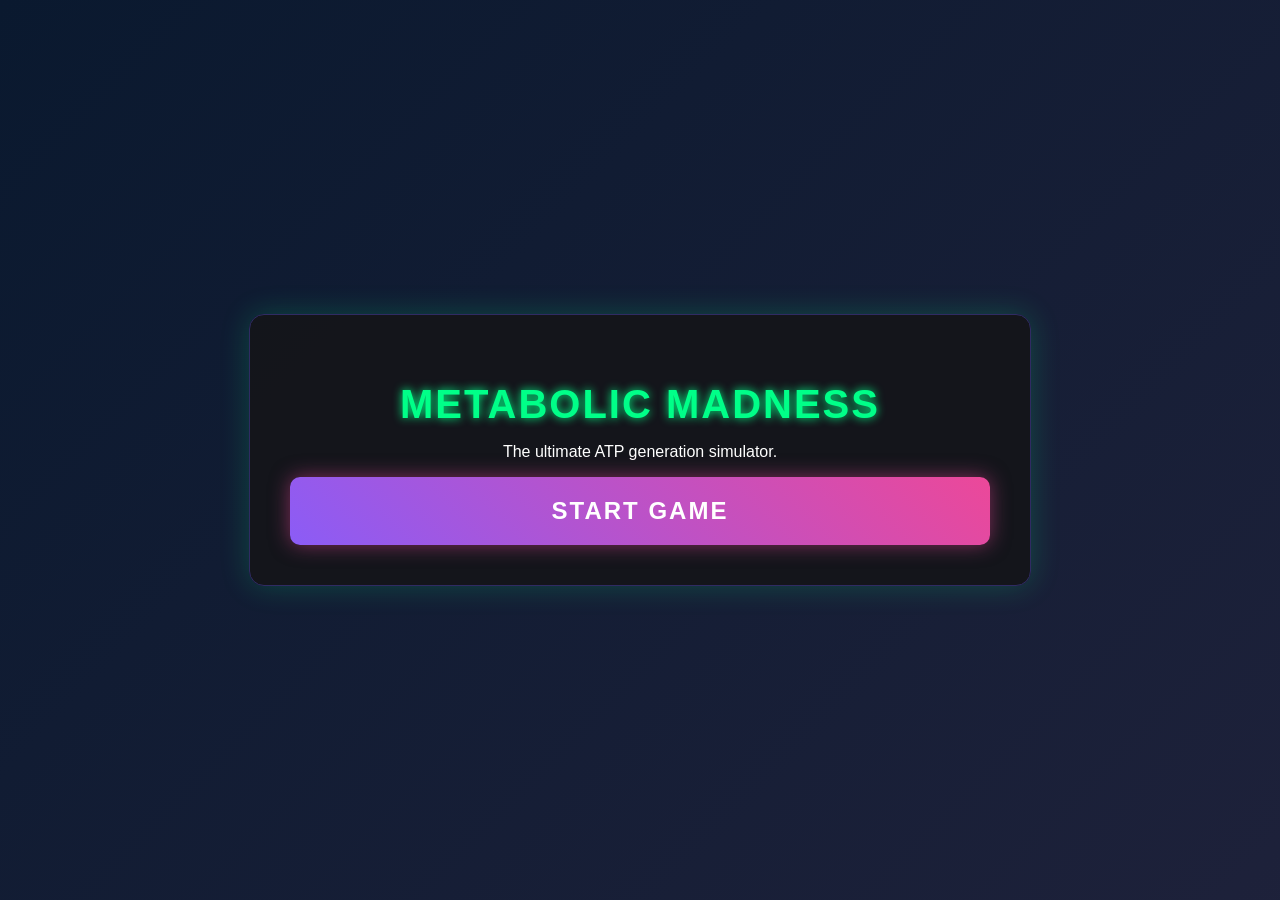
<file: gemini-code-1780403840540.html>
<!DOCTYPE html>
<html lang="en">
<head>
    <meta charset="UTF-8">
    <meta name="viewport" content="width=device-width, initial-scale=1.0">
    <title>Metabolic Madness 2.0</title>
    <style>
        :root {
            --shake-intensity: 0px;
            --shake-deg: 0deg;
            --box-shadow-color: rgba(0, 255, 136, 0.2);
        }

        @keyframes gradientBg {
            0% { background-position: 0% 50%; }
            50% { background-position: 100% 50%; }
            100% { background-position: 0% 50%; }
        }

        body {
            font-family: 'Segoe UI', Tahoma, Geneva, Verdana, sans-serif;
            background: linear-gradient(-45deg, #0f0c29, #302b63, #24243e, #0a192f);
            background-size: 400% 400%;
            animation: gradientBg 15s ease infinite;
            color: #ffffff;
            display: flex;
            justify-content: center;
            align-items: center;
            height: 100vh;
            margin: 0;
            overflow: hidden;
            perspective: 1000px;
        }

        #game-container {
            background-color: rgba(20, 20, 25, 0.9);
            padding: 40px;
            border-radius: 15px;
            box-shadow: 0 0 30px var(--box-shadow-color);
            text-align: center;
            max-width: 700px;
            width: 90%;
            border: 1px solid #302b63;
            transition: box-shadow 0.3s;
            position: relative;
        }

        /* Dynamic Container Wiggle */
        @keyframes containerWiggle {
            0% { transform: translate(calc(var(--shake-intensity) * -1), calc(var(--shake-intensity) * -1)) rotate(calc(var(--shake-deg) * -1)); }
            50% { transform: translate(var(--shake-intensity), var(--shake-intensity)) rotate(var(--shake-deg)); }
            100% { transform: translate(calc(var(--shake-intensity) * -1), calc(var(--shake-intensity) * -1)) rotate(calc(var(--shake-deg) * -1)); }
        }
        .wiggle {
            animation: containerWiggle 0.1s infinite linear;
        }

        h1 {
            color: #00ff88;
            font-size: 2.5rem;
            margin-bottom: 5px;
            text-transform: uppercase;
            letter-spacing: 2px;
            text-shadow: 0 0 10px #00ff88;
        }

        .stats {
            display: flex;
            justify-content: space-between;
            font-size: 1.4rem;
            margin-bottom: 25px;
            font-weight: bold;
            background: rgba(0,0,0,0.5);
            padding: 10px 20px;
            border-radius: 10px;
        }

        #time { color: #ff3366; text-shadow: 0 0 10px #ff3366; }
        
        /* Individual Letter Shake for ATP */
        .shake-char {
            display: inline-block;
            animation: charShake 0.05s infinite alternate;
        }
        @keyframes charShake {
            0% { transform: translateY(calc(var(--shake-intensity) * -0.5)) translateX(calc(var(--shake-intensity) * 0.5)); }
            100% { transform: translateY(calc(var(--shake-intensity) * 0.5)) translateX(calc(var(--shake-intensity) * -0.5)); }
        }

        #score-container {
            color: #00d2ff; 
            text-shadow: 0 0 10px #00d2ff;
        }

        #card {
            background: linear-gradient(135deg, #1e1e2f 0%, #2a2a40 100%);
            padding: 30px;
            border-radius: 10px;
            font-size: 1.4rem;
            margin-bottom: 30px;
            min-height: 120px;
            display: flex;
            align-items: center;
            justify-content: center;
            border: 2px solid #4a4a6a;
            box-shadow: inset 0 0 20px rgba(0,0,0,0.5);
        }

        .grid-options {
            display: grid;
            grid-template-columns: 1fr 1fr;
            gap: 15px;
        }

        .option-btn {
            background-color: #252538;
            color: white;
            padding: 20px 15px;
            font-size: 1.1rem;
            border: 2px solid #3b82f6;
            border-radius: 8px;
            cursor: pointer;
            font-weight: bold;
            transition: all 0.1s cubic-bezier(0.4, 0, 0.2, 1);
            position: relative;
            overflow: hidden;
            display: flex;
            align-items: center;
            text-align: left;
        }

        .option-btn::before {
            content: attr(data-key);
            background: #3b82f6;
            color: white;
            padding: 5px 10px;
            border-radius: 5px;
            margin-right: 15px;
            font-size: 0.9rem;
        }

        .option-btn:hover {
            background-color: #3b82f6;
            transform: scale(1.03) translateY(-2px);
            box-shadow: 0 10px 20px rgba(59, 130, 246, 0.4);
        }

        .option-btn:active {
            transform: scale(0.98);
        }

        #start-btn {
            background: linear-gradient(45deg, #8b5cf6, #ec4899);
            color: white;
            width: 100%;
            padding: 20px;
            font-size: 1.5rem;
            border: none;
            border-radius: 10px;
            cursor: pointer;
            font-weight: bold;
            text-transform: uppercase;
            letter-spacing: 2px;
            transition: all 0.3s;
            box-shadow: 0 0 20px rgba(236, 72, 153, 0.5);
        }

        #start-btn:hover {
            transform: scale(1.05);
            box-shadow: 0 0 40px rgba(236, 72, 153, 0.8);
        }

        .hidden { display: none !important; }
        
        /* Feedback Animations */
        .flash-correct {
            animation: pulseCorrect 0.4s ease-out;
        }
        @keyframes pulseCorrect {
            0% { background-color: #10b981; border-color: #059669; box-shadow: 0 0 50px #10b981; transform: scale(1.05); }
            100% { background-color: #252538; border-color: #3b82f6; transform: scale(1); }
        }

        .flash-wrong {
            animation: shakeWrong 0.4s cubic-bezier(.36,.07,.19,.97) both;
        }
        @keyframes shakeWrong {
            10%, 90% { transform: translate3d(-2px, 0, 0); background-color: #ef4444; border-color: #b91c1c; box-shadow: 0 0 50px #ef4444;}
            20%, 80% { transform: translate3d(4px, 0, 0); }
            30%, 50%, 70% { transform: translate3d(-8px, 0, 0); }
            40%, 60% { transform: translate3d(8px, 0, 0); }
        }
    </style>
</head>
<body>

    <div id="game-container">
        <h1>Metabolic Madness</h1>
        <p id="subtitle">The ultimate ATP generation simulator.</p>
        
        <div id="game-ui" class="hidden">
            <div class="stats">
                <div id="score-container">ATP: <span id="score">0</span></div>
                <div>Time: <span id="time">45</span>s</div>
            </div>
            
            <div id="card">Question text goes here</div>
            
            <div class="grid-options" id="options-container">
                <!-- Buttons injected via JS -->
            </div>
        </div>

        <div id="start-screen">
            <button id="start-btn" onclick="startGame()">Start Game</button>
        </div>
    </div>

    <script>
        // Data strictly mapped from "fermentation_(Source).srt"
        const sourceData = [
            {
                q: "What type of ATP generation does Fermentation rely on?",
                c: "Substrate-level phosphorylation",
                w: ["Oxidative phosphorylation", "Photophosphorylation", "Electron transport chains"]
            },
            {
                q: "What is typically NOT required for fermentation to occur?",
                c: "A proton-motive force",
                w: ["Organic compounds", "Cytoplasmic processes", "Pyruvate"]
            },
            {
                q: "In fermentation, organic compounds act as...",
                c: "Both electron donors and acceptors",
                w: ["Only electron donors", "Only electron acceptors", "Neither"]
            },
            {
                q: "Which environment is most typical for fermentation?",
                c: "Organic-rich soils lacking inorganic electron acceptors",
                w: ["Highly oxygenated surface waters", "Dry, inorganic desert sands", "Environments rich in nitrate and sulfate"]
            },
            {
                q: "Which molecule is a key central intermediate in all sugar fermentations?",
                c: "Pyruvate",
                w: ["Acetyl-CoA", "Citrate", "Oxaloacetate"]
            },
            {
                q: "Homo-lactic acid fermentation converts glucose into...",
                c: "Two lactates and 2 ATP (No CO2)",
                w: ["Ethanol, CO2, and lactate", "Acetone, butanol, and CO2", "Propionate and sodium ions"]
            },
            {
                q: "Hetero-lactic acid fermentation yields how much ATP per glucose?",
                c: "1 ATP",
                w: ["2 ATP", "3 ATP", "38 ATP"]
            },
            {
                q: "To release excess electrons and maintain redox balance, fermenting organisms often produce:",
                c: "Hydrogen gas",
                w: ["Oxygen gas", "Nitrogen gas", "Methane gas"]
            },
            {
                q: "Clostridium acetobutylicum switches to solventogenesis to prevent...",
                c: "A lethal decrease in environmental pH",
                w: ["Oxygen toxicity", "Depletion of ATP", "Excess buildup of hydrogen gas"]
            },
            {
                q: "Propionogenium modestum generates energy by translocating what?",
                c: "A sodium ion",
                w: ["A proton", "A potassium ion", "An electron"]
            },
            {
                q: "Compared to respiration, the overall energy yield of fermentation is:",
                c: "Much lower",
                w: ["Much higher", "Exactly the same", "Slightly higher"]
            },
            {
                q: "The phosphoroclastic reaction transforms pyruvate into Acetyl-CoA, CO2, and...",
                c: "Reduced ferredoxin (leading to H2)",
                w: ["Oxygen", "Lactate", "Ethanol"]
            }
        ];

        let score = 0;
        let timeLeft = 45;
        let timer;
        let currentOptions = [];
        let correctAnswer = "";

        const scoreEl = document.getElementById('score');
        const timeEl = document.getElementById('time');
        const cardEl = document.getElementById('card');
        const optionsContainer = document.getElementById('options-container');
        const gameUI = document.getElementById('game-ui');
        const startScreen = document.getElementById('start-screen');
        const subtitle = document.getElementById('subtitle');
        const gameContainer = document.getElementById('game-container');

        // Keyboard mapping
        document.addEventListener('keydown', (e) => {
            if (gameUI.classList.contains('hidden')) return;
            const key = e.key;
            if (['1', '2', '3', '4'].includes(key)) {
                const index = parseInt(key) - 1;
                handleAnswer(currentOptions[index], document.getElementById(`btn-${index}`));
            }
        });

        function shuffle(array) {
            for (let i = array.length - 1; i > 0; i--) {
                const j = Math.floor(Math.random() * (i + 1));
                [array[i], array[j]] = [array[j], array[i]];
            }
            return array;
        }

        function startGame() {
            score = 0;
            timeLeft = 45;
            updateScoreDisplay();
            timeEl.innerText = timeLeft;
            gameUI.classList.remove('hidden');
            startScreen.classList.add('hidden');
            subtitle.classList.add('hidden');
            gameContainer.classList.add('wiggle'); // Add base wiggle class
            
            nextQuestion();
            timer = setInterval(updateTime, 1000);
        }

        function updateTime() {
            timeLeft--;
            timeEl.innerText = timeLeft;
            if (timeLeft <= 0) {
                endGame();
            }
        }

        function nextQuestion() {
            // Pick a random question
            const qData = sourceData[Math.floor(Math.random() * sourceData.length)];
            cardEl.innerText = qData.q;
            correctAnswer = qData.c;

            // Prepare and shuffle options
            currentOptions = [qData.c, ...qData.w];
            shuffle(currentOptions);

            // Render buttons
            optionsContainer.innerHTML = '';
            currentOptions.forEach((opt, index) => {
                const btn = document.createElement('button');
                btn.className = 'option-btn';
                btn.id = `btn-${index}`;
                btn.setAttribute('data-key', index + 1);
                btn.innerText = opt;
                btn.onclick = () => handleAnswer(opt, btn);
                optionsContainer.appendChild(btn);
            });
        }

        function handleAnswer(selected, buttonEl) {
            if (!buttonEl) return;

            if (selected === correctAnswer) {
                // Correct
                score += 5;
                timeLeft += 2;
                buttonEl.classList.add('flash-correct');
                updateEffects();
            } else {
                // Wrong
                timeLeft -= 4;
                buttonEl.classList.add('flash-wrong');
            }
            
            timeEl.innerText = timeLeft;
            
            // Brief delay to see the flash before next question
            setTimeout(() => {
                if (timeLeft > 0) nextQuestion();
            }, 400);
        }

        function updateScoreDisplay() {
            // Split score into spans for individual shaking
            const scoreStr = score.toString();
            let html = '';
            for (let char of scoreStr) {
                html += `<span class="shake-char">${char}</span>`;
            }
            scoreEl.innerHTML = html;
        }

        function updateEffects() {
            updateScoreDisplay();
            
            // Calculate epicness based on score (cap at 60 points for max effect)
            const intensityScale = Math.min(score / 60, 1); 
            
            // Max 4px shake, max 1.5deg rotation
            const pxShake = (intensityScale * 4).toFixed(1);
            const degShake = (intensityScale * 1.5).toFixed(1);
            
            // Update CSS variables for the animations
            document.documentElement.style.setProperty('--shake-intensity', `${pxShake}px`);
            document.documentElement.style.setProperty('--shake-deg', `${degShake}deg`);

            // Glow shifts from green to intense blue/pink as score gets super high
            if(score > 30) {
                 document.documentElement.style.setProperty('--box-shadow-color', `rgba(236, 72, 153, ${0.2 + (intensityScale * 0.4)})`);
            } else {
                 document.documentElement.style.setProperty('--box-shadow-color', `rgba(0, 255, 136, ${0.2 + (intensityScale * 0.4)})`);
            }
        }

        function endGame() {
            clearInterval(timer);
            gameUI.classList.add('hidden');
            startScreen.classList.remove('hidden');
            subtitle.classList.remove('hidden');
            
            // Reset effects
            gameContainer.classList.remove('wiggle');
            document.documentElement.style.setProperty('--shake-intensity', `0px`);
            document.documentElement.style.setProperty('--shake-deg', `0deg`);
            document.documentElement.style.setProperty('--box-shadow-color', `rgba(0, 255, 136, 0.2)`);

            subtitle.innerHTML = `Simulation Complete.<br><span style="font-size: 2rem; color: #00d2ff; text-shadow: 0 0 10px #00d2ff;">${score} ATP</span> Generated.<br><br>Can you push your metabolism faster?`;
            document.getElementById('start-btn').innerText = "Reboot Simulation";
        }
    </script>
</body>
</html>
</file>
